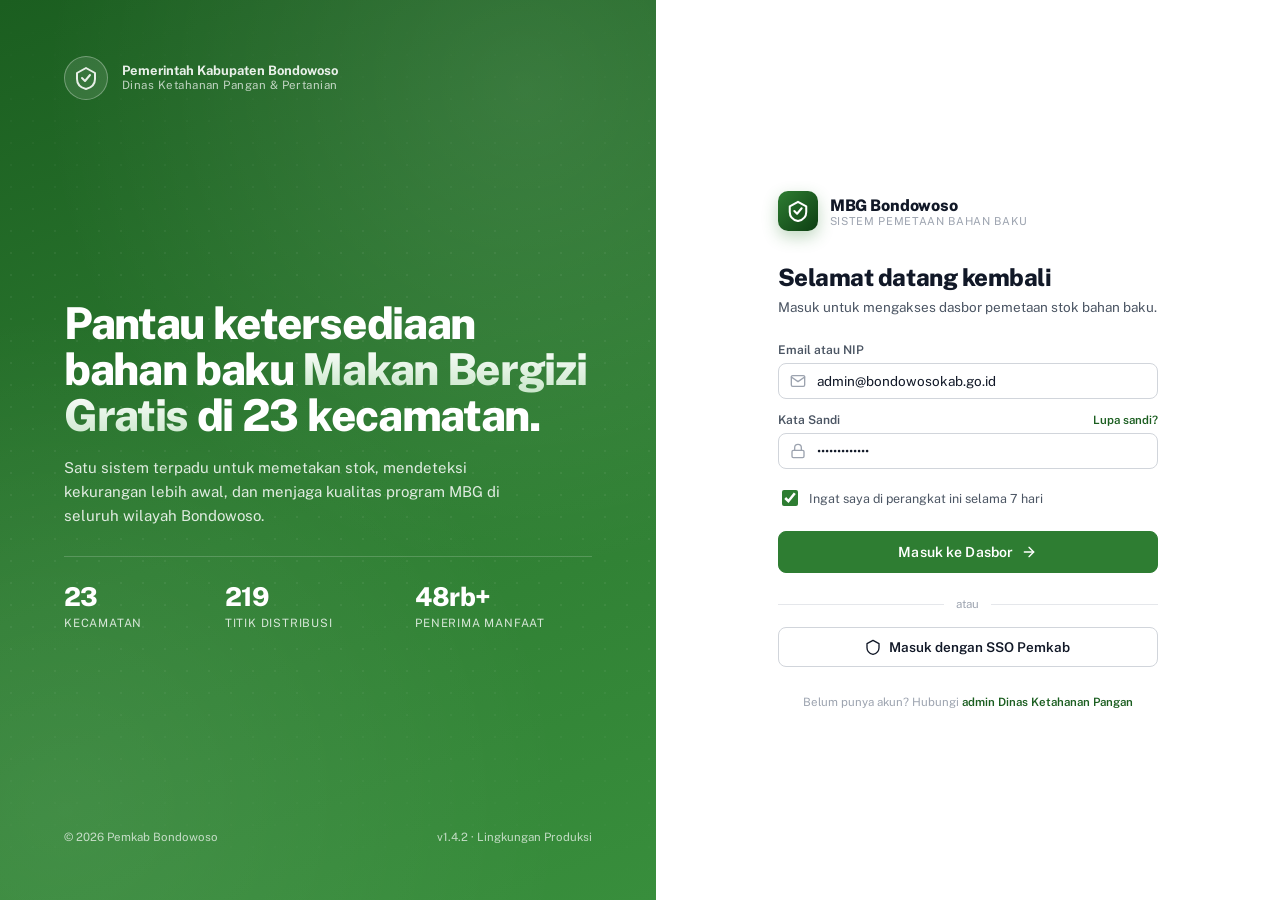
<file: index.html>
<!doctype html>
<html lang="id">
<head>
  <meta charset="utf-8" />
  <title>MBG Bondowoso</title>
  <meta http-equiv="refresh" content="0; url=login.html" />
</head>
<body>
  <a href="login.html">Buka Sistem Pemetaan MBG Bondowoso →</a>
</body>
</html>
</file>
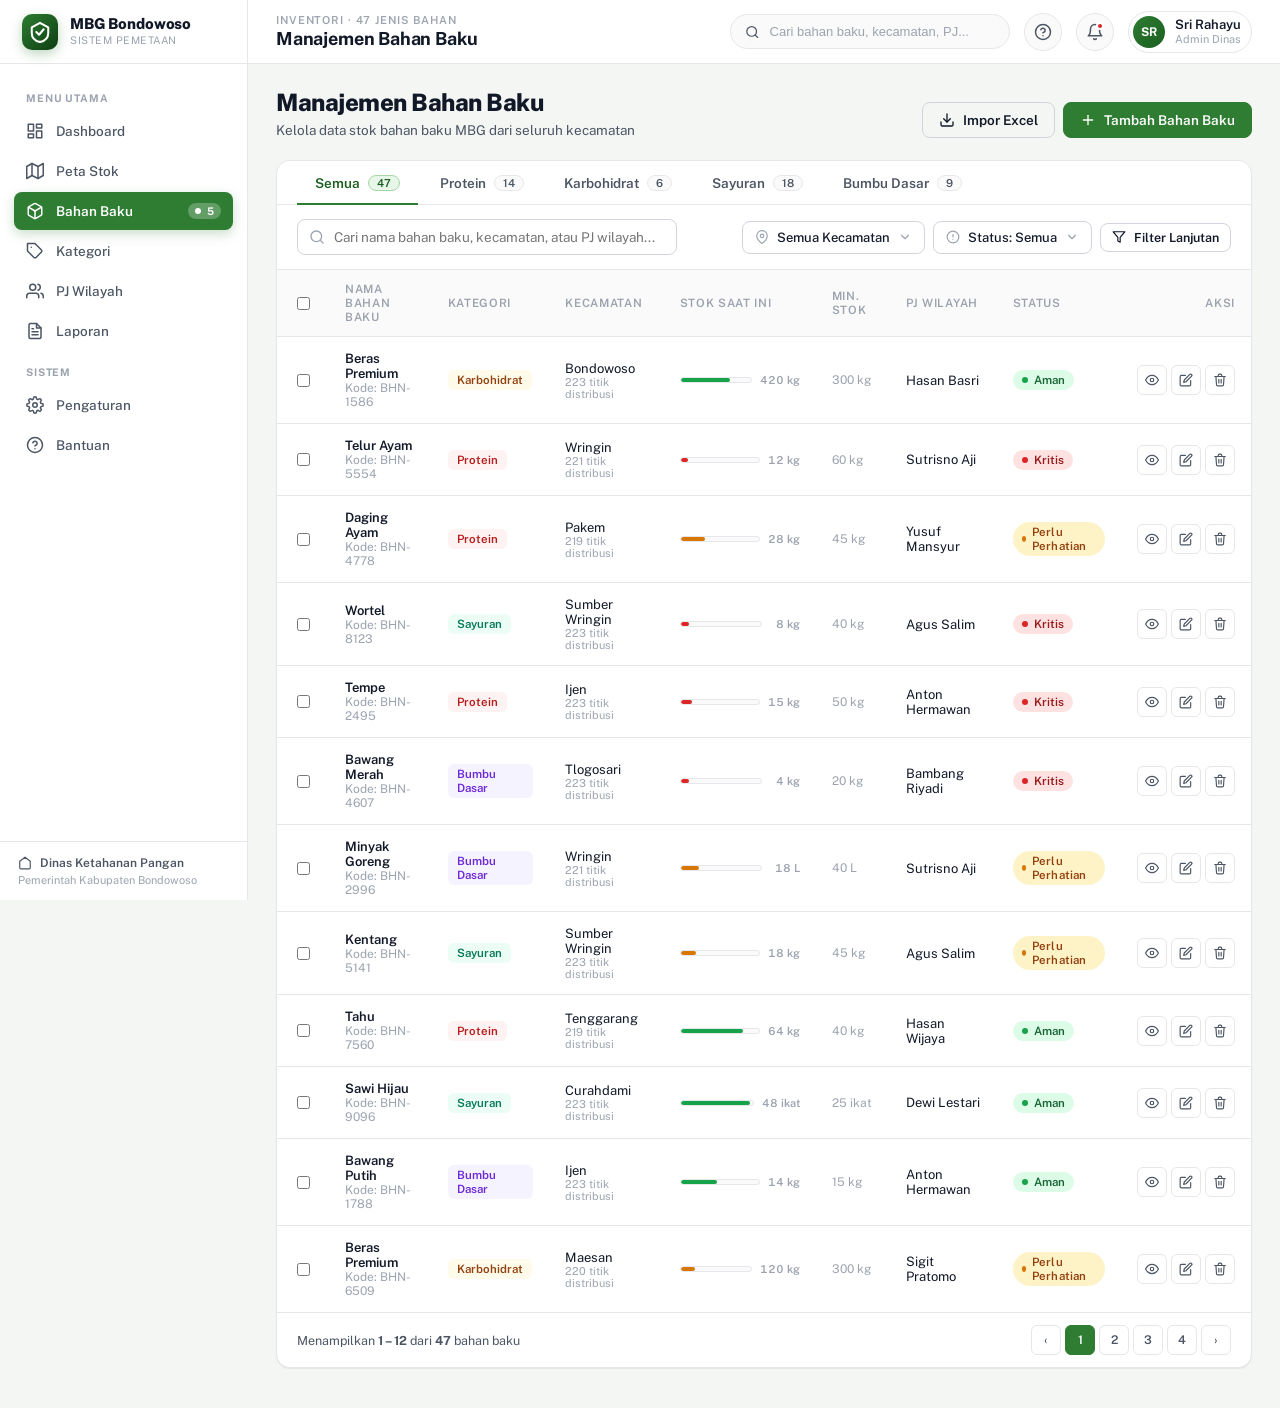
<file: bahan-baku.html>
<!doctype html>
<html lang="id">
<head>
  <meta charset="utf-8" />
  <title>Manajemen Bahan Baku — MBG Bondowoso</title>
  <meta name="viewport" content="width=device-width, initial-scale=1" />
  <link rel="preconnect" href="https://fonts.googleapis.com" />
  <link rel="preconnect" href="https://fonts.gstatic.com" crossorigin />
  <link href="https://fonts.googleapis.com/css2?family=Public+Sans:wght@400;500;600;700;800&display=swap" rel="stylesheet" />
  <link rel="stylesheet" href="assets/styles.css" />
  <style>
    /* Tabs */
    .tabs {
      display: flex;
      gap: 4px;
      border-bottom: 1px solid var(--border);
      padding: 0 20px;
      background: var(--surface);
      border-radius: var(--radius-lg) var(--radius-lg) 0 0;
    }
    .tab {
      border: 0;
      background: transparent;
      padding: 14px 18px 12px;
      font-size: 13.5px;
      font-weight: 600;
      color: var(--text-secondary);
      position: relative;
      border-bottom: 2px solid transparent;
      margin-bottom: -1px;
      display: inline-flex; align-items: center; gap: 8px;
    }
    .tab:hover { color: var(--text); }
    .tab.active {
      color: var(--primary-dark);
      border-bottom-color: var(--primary);
    }
    .tab .ct {
      background: var(--surface-2);
      border: 1px solid var(--border);
      border-radius: 999px;
      padding: 1px 8px;
      font-size: 11px;
      font-weight: 600;
      color: var(--text-secondary);
    }
    .tab.active .ct { background: var(--primary-50); border-color: var(--primary-200); color: var(--primary-dark); }

    /* Toolbar */
    .toolbar {
      background: var(--surface);
      border-bottom: 1px solid var(--border);
      padding: 14px 20px;
      display: flex; align-items: center; gap: 12px; flex-wrap: wrap;
    }
    .toolbar .search {
      position: relative;
      flex: 1;
      max-width: 380px;
    }
    .toolbar .search svg {
      position: absolute; left: 12px; top: 50%; transform: translateY(-50%);
      color: var(--text-muted);
    }
    .toolbar .right { margin-left: auto; display: flex; gap: 8px; align-items: center; }

    .selectish {
      display: inline-flex; align-items: center; gap: 8px;
      background: var(--surface);
      border: 1px solid var(--border-strong);
      border-radius: 8px;
      padding: 8px 12px;
      font-size: 13px;
      font-weight: 500;
      color: var(--text);
      cursor: pointer;
    }
    .selectish svg { color: var(--text-muted); }
    .selectish:hover { background: var(--surface-2); }

    /* Table tweaks */
    .cat-pill {
      display: inline-flex;
      padding: 3px 9px;
      border-radius: 6px;
      font-size: 11.5px;
      font-weight: 600;
    }
    .cat-protein     { background: #FEF2F2; color: #B91C1C; }
    .cat-karbohidrat { background: #FFFBEB; color: #92400E; }
    .cat-sayuran     { background: #ECFDF5; color: #047857; }
    .cat-bumbu       { background: #F5F3FF; color: #6D28D9; }

    .mini-bar {
      display: flex; align-items: center; gap: 8px;
      min-width: 120px;
    }
    .mini-bar .track {
      flex: 1;
      height: 6px;
      background: var(--surface-2);
      border: 1px solid var(--border);
      border-radius: 999px;
      overflow: hidden;
    }
    .mini-bar .fill { height: 100%; border-radius: 999px; }
    .mini-bar .pct { font-size: 11px; font-weight: 600; color: var(--text-muted); font-feature-settings: "tnum"; min-width: 30px; text-align: right; }

    .action-cell { display: flex; gap: 4px; justify-content: flex-end; }
    .action-cell button {
      width: 30px; height: 30px;
      border: 1px solid var(--border);
      background: var(--surface);
      border-radius: 6px;
      color: var(--text-secondary);
      display: inline-flex; align-items: center; justify-content: center;
      transition: all .15s;
    }
    .action-cell button:hover { background: var(--primary-50); border-color: var(--primary-200); color: var(--primary-dark); }
    .action-cell .danger:hover { background: #FEE2E2; border-color: #FCA5A5; color: var(--kritis); }

    /* Footer / pagination */
    .table-foot {
      display: flex; align-items: center; justify-content: space-between;
      padding: 12px 20px;
      border-top: 1px solid var(--border);
      font-size: 12.5px;
      color: var(--text-secondary);
    }
    .pages { display: flex; gap: 4px; }
    .pages button {
      min-width: 30px; height: 30px;
      border: 1px solid var(--border);
      background: var(--surface);
      border-radius: 6px;
      font-size: 12px;
      font-weight: 600;
      color: var(--text-secondary);
    }
    .pages button.active { background: var(--primary); color: #fff; border-color: var(--primary); }
    .pages button:hover:not(.active) { background: var(--surface-2); }

    /* ===== Modal ===== */
    .modal-overlay {
      position: fixed; inset: 0;
      background: rgba(15,23,42,.45);
      backdrop-filter: blur(4px);
      display: none;
      align-items: center; justify-content: center;
      z-index: 100;
      padding: 24px;
      animation: fadeIn .15s ease;
    }
    .modal-overlay.open { display: flex; }
    @keyframes fadeIn { from { opacity: 0; } to { opacity: 1; } }
    @keyframes slideUp { from { transform: translateY(12px); opacity: 0; } to { transform: translateY(0); opacity: 1; } }

    .modal {
      background: var(--surface);
      border-radius: var(--radius-xl);
      width: 100%;
      max-width: 640px;
      max-height: 90vh;
      box-shadow: var(--shadow-lg);
      animation: slideUp .2s ease;
      overflow: hidden;
      display: flex;
      flex-direction: column;
    }
    .modal-h {
      padding: 18px 24px;
      border-bottom: 1px solid var(--border);
      display: flex; align-items: center; justify-content: space-between;
    }
    .modal-h h3 { margin: 0; font-size: 17px; font-weight: 800; letter-spacing: -0.01em; }
    .modal-h .sub { font-size: 12.5px; color: var(--text-muted); margin-top: 2px; }
    .modal-h .close {
      width: 32px; height: 32px;
      border: 0; background: var(--surface-2); border-radius: 8px;
      color: var(--text-secondary);
    }
    .modal-body {
      padding: 22px 24px;
      overflow-y: auto;
      flex: 1;
    }
    .modal-grid {
      display: grid;
      grid-template-columns: 1fr 1fr;
      gap: 14px;
    }
    .modal-grid .full { grid-column: 1 / -1; }
    .modal .field label .req { color: var(--kritis); }
    .modal .helper { font-size: 11px; color: var(--text-muted); margin-top: 2px; }
    .modal-foot {
      padding: 14px 24px;
      border-top: 1px solid var(--border);
      background: var(--surface-2);
      display: flex; justify-content: space-between; align-items: center;
    }
    .modal-foot .meta { font-size: 11.5px; color: var(--text-muted); }

    /* Header right summary chips */
    .header-chips {
      display: flex; gap: 8px; align-items: center;
      font-size: 12px;
      color: var(--text-secondary);
    }
    .header-chips .chip { cursor: default; }
  </style>
</head>
<body>

  <main class="app">
    <div class="main">

      <div class="page-header">
        <div>
          <h1>Manajemen Bahan Baku</h1>
          <p>Kelola data stok bahan baku MBG dari seluruh kecamatan</p>
        </div>
        <div class="actions">
          <button class="btn btn-outline">
            <svg width="16" height="16" viewBox="0 0 24 24" fill="none" stroke="currentColor" stroke-width="2" stroke-linecap="round" stroke-linejoin="round"><path d="M21 15v4a2 2 0 0 1-2 2H5a2 2 0 0 1-2-2v-4"/><polyline points="7 10 12 15 17 10"/><line x1="12" y1="15" x2="12" y2="3"/></svg>
            Impor Excel
          </button>
          <button class="btn btn-primary" id="openModal">
            <svg width="16" height="16" viewBox="0 0 24 24" fill="none" stroke="currentColor" stroke-width="2" stroke-linecap="round" stroke-linejoin="round"><line x1="12" y1="5" x2="12" y2="19"/><line x1="5" y1="12" x2="19" y2="12"/></svg>
            Tambah Bahan Baku
          </button>
        </div>
      </div>

      <div class="card" style="padding: 0;">
        <!-- Category tabs -->
        <div class="tabs" id="tabs">
          <button class="tab active" data-cat="all">Semua <span class="ct">47</span></button>
          <button class="tab" data-cat="Protein">Protein <span class="ct">14</span></button>
          <button class="tab" data-cat="Karbohidrat">Karbohidrat <span class="ct">6</span></button>
          <button class="tab" data-cat="Sayuran">Sayuran <span class="ct">18</span></button>
          <button class="tab" data-cat="Bumbu">Bumbu Dasar <span class="ct">9</span></button>
        </div>

        <!-- Toolbar -->
        <div class="toolbar">
          <div class="search">
            <svg width="16" height="16" viewBox="0 0 24 24" fill="none" stroke="currentColor" stroke-width="2" stroke-linecap="round" stroke-linejoin="round"><circle cx="11" cy="11" r="8"/><line x1="21" y1="21" x2="16.65" y2="16.65"/></svg>
            <input class="input with-icon" placeholder="Cari nama bahan baku, kecamatan, atau PJ wilayah..." />
          </div>
          <div class="right">
            <button class="selectish">
              <svg width="14" height="14" viewBox="0 0 24 24" fill="none" stroke="currentColor" stroke-width="2" stroke-linecap="round" stroke-linejoin="round"><path d="M21 10c0 7-9 13-9 13s-9-6-9-13a9 9 0 0 1 18 0z"/><circle cx="12" cy="10" r="3"/></svg>
              Semua Kecamatan
              <svg width="14" height="14" viewBox="0 0 24 24" fill="none" stroke="currentColor" stroke-width="2" stroke-linecap="round" stroke-linejoin="round"><polyline points="6 9 12 15 18 9"/></svg>
            </button>
            <button class="selectish">
              <svg width="14" height="14" viewBox="0 0 24 24" fill="none" stroke="currentColor" stroke-width="2" stroke-linecap="round" stroke-linejoin="round"><circle cx="12" cy="12" r="10"/><line x1="12" y1="8" x2="12" y2="12"/><line x1="12" y1="16" x2="12.01" y2="16"/></svg>
              Status: Semua
              <svg width="14" height="14" viewBox="0 0 24 24" fill="none" stroke="currentColor" stroke-width="2" stroke-linecap="round" stroke-linejoin="round"><polyline points="6 9 12 15 18 9"/></svg>
            </button>
            <button class="btn btn-outline btn-sm">
              <svg width="14" height="14" viewBox="0 0 24 24" fill="none" stroke="currentColor" stroke-width="2" stroke-linecap="round" stroke-linejoin="round"><polygon points="22 3 2 3 10 12.46 10 19 14 21 14 12.46 22 3"/></svg>
              Filter Lanjutan
            </button>
          </div>
        </div>

        <!-- Table -->
        <div class="scroll-x">
          <table class="data">
            <thead>
              <tr>
                <th style="width: 28px;"><input type="checkbox" style="accent-color: var(--primary);" /></th>
                <th>Nama Bahan Baku</th>
                <th>Kategori</th>
                <th>Kecamatan</th>
                <th>Stok Saat Ini</th>
                <th>Min. Stok</th>
                <th>PJ Wilayah</th>
                <th>Status</th>
                <th style="text-align: right;">Aksi</th>
              </tr>
            </thead>
            <tbody id="rows"></tbody>
          </table>
        </div>

        <div class="table-foot">
          <span>Menampilkan <b>1 – 12</b> dari <b>47</b> bahan baku</span>
          <div class="pages">
            <button>‹</button>
            <button class="active">1</button>
            <button>2</button>
            <button>3</button>
            <button>4</button>
            <button>›</button>
          </div>
        </div>
      </div>
    </div>
  </main>

  <!-- ===== Modal: Tambah Bahan Baku ===== -->
  <div class="modal-overlay" id="modal">
    <div class="modal">
      <div class="modal-h">
        <div>
          <h3>Tambah Bahan Baku Baru</h3>
          <div class="sub">Isi data stok dan penanggung jawab wilayah</div>
        </div>
        <button class="close" id="closeModal">
          <svg width="16" height="16" viewBox="0 0 24 24" fill="none" stroke="currentColor" stroke-width="2" stroke-linecap="round" stroke-linejoin="round"><line x1="18" y1="6" x2="6" y2="18"/><line x1="6" y1="6" x2="18" y2="18"/></svg>
        </button>
      </div>

      <div class="modal-body">
        <div class="modal-grid">
          <div class="field full">
            <label>Nama Bahan Baku <span class="req">*</span></label>
            <input class="input" placeholder="Contoh: Ikan Lele Segar" />
          </div>

          <div class="field">
            <label>Kategori <span class="req">*</span></label>
            <select class="input">
              <option>Pilih kategori...</option>
              <option>Protein</option>
              <option>Karbohidrat</option>
              <option>Sayuran</option>
              <option>Bumbu Dasar</option>
            </select>
          </div>

          <div class="field">
            <label>Kecamatan <span class="req">*</span></label>
            <select class="input">
              <option>Pilih kecamatan...</option>
              <option>Bondowoso</option>
              <option>Tenggarang</option>
              <option>Tegalampel</option>
              <option>Wonosari</option>
              <option>Curahdami</option>
              <option>Maesan</option>
              <option>Grujugan</option>
              <option>Wringin</option>
              <option>Sumber Wringin</option>
              <option>Ijen</option>
              <option>... (23 kecamatan)</option>
            </select>
          </div>

          <div class="field">
            <label>Jumlah Stok <span class="req">*</span></label>
            <input class="input" type="number" placeholder="0" />
          </div>

          <div class="field">
            <label>Satuan <span class="req">*</span></label>
            <select class="input">
              <option>kg</option>
              <option>liter</option>
              <option>butir</option>
              <option>ikat</option>
              <option>pack</option>
            </select>
          </div>

          <div class="field full">
            <label>Minimum Stok (ambang batas) <span class="req">*</span></label>
            <input class="input" type="number" placeholder="0" />
            <div class="helper">Sistem akan menandai sebagai "Kritis" jika stok &lt; 40% dari minimum.</div>
          </div>

          <hr class="divider full" />

          <div class="field">
            <label>Nama PJ Wilayah <span class="req">*</span></label>
            <input class="input" placeholder="Contoh: Bambang Sutrisno" />
          </div>

          <div class="field">
            <label>Kontak PJ Wilayah <span class="req">*</span></label>
            <input class="input" placeholder="081234567890" />
          </div>

          <div class="field full">
            <label>Catatan (opsional)</label>
            <textarea class="input" rows="2" placeholder="Misal: pengiriman tiap Senin pagi"></textarea>
          </div>
        </div>
      </div>

      <div class="modal-foot">
        <span class="meta">Field bertanda <span style="color: var(--kritis);">*</span> wajib diisi</span>
        <div style="display: flex; gap: 8px;">
          <button class="btn" id="cancelModal">Batal</button>
          <button class="btn btn-primary">
            <svg width="14" height="14" viewBox="0 0 24 24" fill="none" stroke="currentColor" stroke-width="2.4" stroke-linecap="round" stroke-linejoin="round"><polyline points="20 6 9 17 4 12"/></svg>
            Simpan Bahan Baku
          </button>
        </div>
      </div>
    </div>
  </div>

  <script src="assets/shell.js"></script>
  <script>
    renderShell({ active: 'bahan', page: 'Manajemen Bahan Baku', crumb: 'Inventori · 47 Jenis Bahan' });

    const CATEGORIES = {
      Protein: 'cat-protein',
      Karbohidrat: 'cat-karbohidrat',
      Sayuran: 'cat-sayuran',
      Bumbu: 'cat-bumbu',
    };
    const CAT_LABEL = { Protein: 'Protein', Karbohidrat: 'Karbohidrat', Sayuran: 'Sayuran', Bumbu: 'Bumbu Dasar' };

    const DATA = [
      { name: 'Beras Premium',  cat: 'Karbohidrat', kec: 'Bondowoso',      qty: 420, unit: 'kg', min: 300, pj: 'Hasan Basri',     pct: 140 },
      { name: 'Telur Ayam',     cat: 'Protein',     kec: 'Wringin',        qty: 12,  unit: 'kg', min: 60,  pj: 'Sutrisno Aji',    pct: 20 },
      { name: 'Daging Ayam',    cat: 'Protein',     kec: 'Pakem',          qty: 28,  unit: 'kg', min: 45,  pj: 'Yusuf Mansyur',   pct: 62 },
      { name: 'Wortel',         cat: 'Sayuran',     kec: 'Sumber Wringin', qty: 8,   unit: 'kg', min: 40,  pj: 'Agus Salim',      pct: 20 },
      { name: 'Tempe',          cat: 'Protein',     kec: 'Ijen',           qty: 15,  unit: 'kg', min: 50,  pj: 'Anton Hermawan',  pct: 30 },
      { name: 'Bawang Merah',   cat: 'Bumbu',       kec: 'Tlogosari',      qty: 4,   unit: 'kg', min: 20,  pj: 'Bambang Riyadi',  pct: 20 },
      { name: 'Minyak Goreng',  cat: 'Bumbu',       kec: 'Wringin',        qty: 18,  unit: 'L',  min: 40,  pj: 'Sutrisno Aji',    pct: 45 },
      { name: 'Kentang',        cat: 'Sayuran',     kec: 'Sumber Wringin', qty: 18,  unit: 'kg', min: 45,  pj: 'Agus Salim',      pct: 40 },
      { name: 'Tahu',           cat: 'Protein',     kec: 'Tenggarang',     qty: 64,  unit: 'kg', min: 40,  pj: 'Hasan Wijaya',    pct: 160 },
      { name: 'Sawi Hijau',     cat: 'Sayuran',     kec: 'Curahdami',      qty: 48,  unit: 'ikat', min: 25, pj: 'Dewi Lestari',  pct: 192 },
      { name: 'Bawang Putih',   cat: 'Bumbu',       kec: 'Ijen',           qty: 14,  unit: 'kg', min: 15,  pj: 'Anton Hermawan',  pct: 93 },
      { name: 'Beras Premium',  cat: 'Karbohidrat', kec: 'Maesan',         qty: 120, unit: 'kg', min: 300, pj: 'Sigit Pratomo',   pct: 40 },
    ];

    const status = (pct) => pct < 40 ? 'kritis' : pct < 80 ? 'perhatian' : 'aman';
    const statusLabel = (s) => s === 'aman' ? 'Aman' : s === 'perhatian' ? 'Perlu Perhatian' : 'Kritis';
    const statusColor = (s) => s === 'aman' ? 'var(--aman)' : s === 'perhatian' ? 'var(--perhatian)' : 'var(--kritis)';

    function render(filter = 'all') {
      const filtered = filter === 'all' ? DATA : DATA.filter(d => d.cat === filter);
      document.getElementById('rows').innerHTML = filtered.map(d => {
        const s = status(d.pct);
        const fillPct = Math.min(d.pct, 200) / 2; // cap visual at 200%
        return `
          <tr>
            <td><input type="checkbox" style="accent-color: var(--primary);" /></td>
            <td>
              <div class="strong">${d.name}</div>
              <div class="muted">Kode: BHN-${(1000 + Math.floor(Math.random()*8999)).toString().slice(0,4)}</div>
            </td>
            <td><span class="cat-pill ${CATEGORIES[d.cat]}">${CAT_LABEL[d.cat]}</span></td>
            <td>
              <div>${d.kec}</div>
              <div class="muted" style="font-size: 11px;">${219 + (d.kec.length % 5)} titik distribusi</div>
            </td>
            <td>
              <div class="mini-bar">
                <div class="track"><div class="fill" style="width: ${fillPct}%; background: ${statusColor(s)};"></div></div>
                <span class="pct">${d.qty} ${d.unit}</span>
              </div>
            </td>
            <td class="muted">${d.min} ${d.unit}</td>
            <td>${d.pj}</td>
            <td><span class="badge ${s}">${statusLabel(s)}</span></td>
            <td>
              <div class="action-cell">
                <button title="Lihat">
                  <svg width="14" height="14" viewBox="0 0 24 24" fill="none" stroke="currentColor" stroke-width="2" stroke-linecap="round" stroke-linejoin="round"><path d="M1 12s4-8 11-8 11 8 11 8-4 8-11 8-11-8-11-8z"/><circle cx="12" cy="12" r="3"/></svg>
                </button>
                <button title="Edit">
                  <svg width="14" height="14" viewBox="0 0 24 24" fill="none" stroke="currentColor" stroke-width="2" stroke-linecap="round" stroke-linejoin="round"><path d="M11 4H4a2 2 0 0 0-2 2v14a2 2 0 0 0 2 2h14a2 2 0 0 0 2-2v-7"/><path d="M18.5 2.5a2.121 2.121 0 0 1 3 3L12 15l-4 1 1-4 9.5-9.5z"/></svg>
                </button>
                <button title="Hapus" class="danger">
                  <svg width="14" height="14" viewBox="0 0 24 24" fill="none" stroke="currentColor" stroke-width="2" stroke-linecap="round" stroke-linejoin="round"><polyline points="3 6 5 6 21 6"/><path d="M19 6l-1 14a2 2 0 0 1-2 2H8a2 2 0 0 1-2-2L5 6"/><path d="M10 11v6M14 11v6"/><path d="M9 6V4a2 2 0 0 1 2-2h2a2 2 0 0 1 2 2v2"/></svg>
                </button>
              </div>
            </td>
          </tr>
        `;
      }).join('');
    }
    render();

    document.querySelectorAll('#tabs .tab').forEach(t => {
      t.addEventListener('click', () => {
        document.querySelectorAll('#tabs .tab').forEach(x => x.classList.remove('active'));
        t.classList.add('active');
        render(t.dataset.cat);
      });
    });

    // Modal
    const modal = document.getElementById('modal');
    document.getElementById('openModal').addEventListener('click', () => modal.classList.add('open'));
    document.getElementById('closeModal').addEventListener('click', () => modal.classList.remove('open'));
    document.getElementById('cancelModal').addEventListener('click', () => modal.classList.remove('open'));
    modal.addEventListener('click', (e) => { if (e.target === modal) modal.classList.remove('open'); });
  </script>
</body>
</html>
</file>
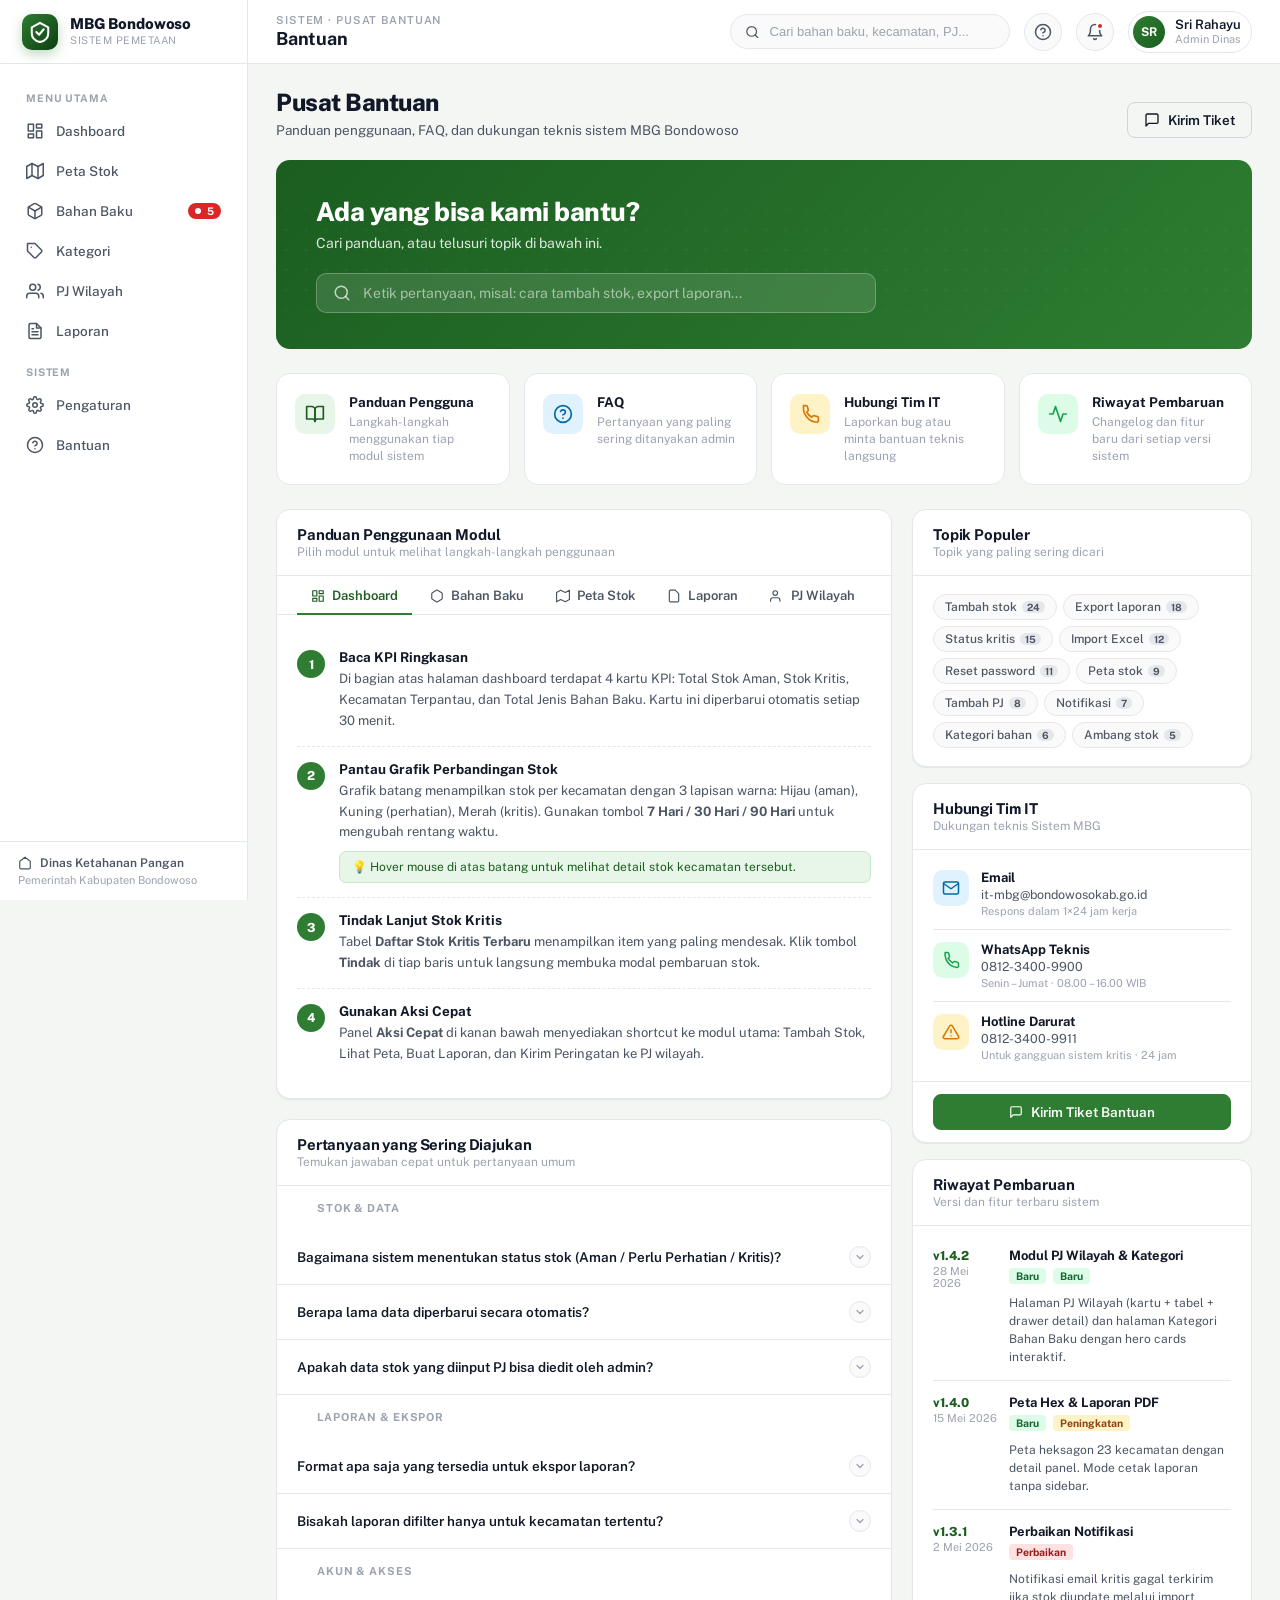
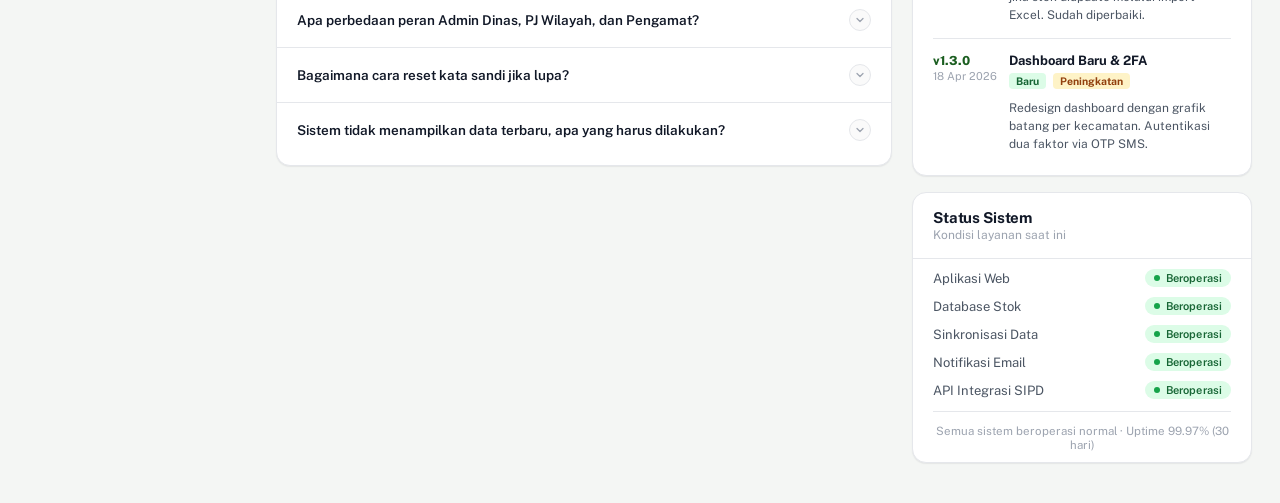
<file: bantuan.html>
<!doctype html>
<html lang="id">
<head>
  <meta charset="utf-8" />
  <title>Bantuan — MBG Bondowoso</title>
  <meta name="viewport" content="width=device-width, initial-scale=1" />
  <link rel="preconnect" href="https://fonts.googleapis.com" />
  <link rel="preconnect" href="https://fonts.gstatic.com" crossorigin />
  <link href="https://fonts.googleapis.com/css2?family=Public+Sans:wght@400;500;600;700;800&display=swap" rel="stylesheet" />
  <link rel="stylesheet" href="assets/styles.css" />
  <style>
    /* Search hero */
    .help-hero {
      background: linear-gradient(135deg, var(--primary-dark) 0%, var(--primary) 100%);
      border-radius: var(--radius-lg);
      padding: 36px 40px;
      color: #fff;
      margin-bottom: 24px;
      position: relative;
      overflow: hidden;
    }
    .help-hero::after {
      content: "";
      position: absolute; inset: 0;
      background-image: radial-gradient(rgba(255,255,255,.05) 1px, transparent 1px);
      background-size: 20px 20px;
      mask-image: linear-gradient(180deg, transparent, #000 40%, #000 70%, transparent);
    }
    .help-hero > * { position: relative; z-index: 1; }
    .help-hero h2 {
      font-size: 26px; font-weight: 800;
      letter-spacing: -0.02em; margin: 0 0 8px;
    }
    .help-hero p { opacity: .85; font-size: 14px; margin: 0 0 22px; }
    .help-search {
      display: flex; align-items: center; gap: 10px;
      background: rgba(255,255,255,.12);
      backdrop-filter: blur(10px);
      border: 1px solid rgba(255,255,255,.25);
      border-radius: 10px;
      padding: 10px 16px;
      max-width: 560px;
    }
    .help-search svg { color: rgba(255,255,255,.7); flex-shrink: 0; }
    .help-search input {
      border: 0; background: transparent;
      font-size: 14px; font-family: inherit;
      color: #fff; width: 100%; outline: 0;
    }
    .help-search input::placeholder { color: rgba(255,255,255,.55); }

    /* Quick links */
    .quick-links {
      display: grid;
      grid-template-columns: repeat(4, 1fr);
      gap: 14px;
      margin-bottom: 24px;
    }
    .ql {
      background: var(--surface);
      border: 1px solid var(--border);
      border-radius: var(--radius-lg);
      padding: 20px 18px;
      display: flex; align-items: flex-start; gap: 14px;
      cursor: pointer;
      transition: all .15s;
      text-decoration: none;
    }
    .ql:hover { box-shadow: var(--shadow-md); border-color: var(--primary-200); transform: translateY(-1px); }
    .ql .ic {
      width: 40px; height: 40px;
      border-radius: 10px;
      display: inline-flex; align-items: center; justify-content: center;
      flex-shrink: 0;
    }
    .ql .ttl { font-size: 13.5px; font-weight: 700; margin-bottom: 4px; }
    .ql .sub { font-size: 12px; color: var(--text-muted); line-height: 1.4; }

    /* Main layout */
    .help-layout {
      display: grid;
      grid-template-columns: 1fr 340px;
      gap: 20px;
      align-items: start;
    }

    /* FAQ accordion */
    .faq-section { margin-bottom: 20px; }
    .faq-cat {
      font-size: 11px; font-weight: 700; color: var(--text-muted);
      text-transform: uppercase; letter-spacing: 0.08em;
      margin-bottom: 12px; padding: 0 20px;
    }
    .faq-item {
      border-bottom: 1px solid var(--border);
    }
    .faq-item:last-child { border: 0; }
    .faq-q {
      display: flex; align-items: center; justify-content: space-between;
      padding: 16px 20px;
      cursor: pointer;
      font-size: 13.5px;
      font-weight: 600;
      transition: background .1s;
      gap: 12px;
    }
    .faq-q:hover { background: var(--surface-2); }
    .faq-q .arr {
      width: 22px; height: 22px;
      border-radius: 50%;
      background: var(--surface-2);
      border: 1px solid var(--border);
      display: inline-flex; align-items: center; justify-content: center;
      flex-shrink: 0;
      color: var(--text-muted);
      transition: transform .2s, background .15s;
    }
    .faq-item.open .faq-q .arr {
      transform: rotate(180deg);
      background: var(--primary);
      border-color: var(--primary);
      color: #fff;
    }
    .faq-item.open .faq-q { color: var(--primary-dark); }
    .faq-a {
      display: none;
      padding: 0 20px 18px;
      font-size: 13px;
      line-height: 1.7;
      color: var(--text-secondary);
    }
    .faq-item.open .faq-a { display: block; }
    .faq-a ul { margin: 8px 0; padding-left: 18px; }
    .faq-a li { margin-bottom: 4px; }
    .faq-a code {
      background: var(--surface-2);
      border: 1px solid var(--border);
      border-radius: 4px;
      padding: 1px 6px;
      font-size: 12px;
    }

    /* Guide steps */
    .guide-section { margin-bottom: 20px; }
    .guide-tabs {
      display: flex; gap: 4px;
      border-bottom: 1px solid var(--border);
      padding: 0 20px;
    }
    .guide-tab {
      border: 0; background: transparent;
      padding: 12px 14px 10px;
      font-size: 13px; font-weight: 600;
      color: var(--text-secondary);
      border-bottom: 2px solid transparent;
      margin-bottom: -1px;
      cursor: pointer;
      display: flex; align-items: center; gap: 7px;
    }
    .guide-tab:hover { color: var(--text); }
    .guide-tab.active { color: var(--primary-dark); border-bottom-color: var(--primary); }
    .guide-content { padding: 20px; display: none; }
    .guide-content.active { display: block; }

    .step-list { list-style: none; padding: 0; margin: 0; }
    .step-item {
      display: grid;
      grid-template-columns: 28px 1fr;
      gap: 14px;
      padding: 14px 0;
      border-bottom: 1px dashed var(--border);
    }
    .step-item:last-child { border: 0; }
    .step-num {
      width: 28px; height: 28px;
      border-radius: 50%;
      background: var(--primary);
      color: #fff;
      font-weight: 800; font-size: 12.5px;
      display: inline-flex; align-items: center; justify-content: center;
      flex-shrink: 0;
      margin-top: 1px;
    }
    .step-ttl { font-size: 13.5px; font-weight: 700; margin-bottom: 4px; }
    .step-body { font-size: 13px; color: var(--text-secondary); line-height: 1.6; }
    .step-tip {
      background: var(--primary-50);
      border: 1px solid var(--primary-100);
      border-radius: 7px;
      padding: 8px 12px;
      font-size: 12px;
      color: var(--primary-dark);
      margin-top: 8px;
    }

    /* Right: sidebar cards */
    .help-sidebar { display: flex; flex-direction: column; gap: 16px; }

    /* Contact card */
    .contact-item {
      display: grid;
      grid-template-columns: 36px 1fr;
      gap: 12px;
      padding: 12px 0;
      border-bottom: 1px solid var(--border);
      align-items: start;
    }
    .contact-item:last-child { border: 0; }
    .contact-ic {
      width: 36px; height: 36px;
      border-radius: 10px;
      display: inline-flex; align-items: center; justify-content: center;
    }
    .contact-item .nm { font-size: 13px; font-weight: 700; }
    .contact-item .val { font-size: 12.5px; color: var(--text-secondary); margin-top: 2px; }
    .contact-item .note { font-size: 11px; color: var(--text-muted); margin-top: 3px; }

    /* Changelog */
    .cl-item {
      display: grid;
      grid-template-columns: 64px 1fr;
      gap: 12px;
      padding: 14px 0;
      border-bottom: 1px solid var(--border);
    }
    .cl-item:last-child { border: 0; }
    .cl-ver {
      font-size: 12.5px; font-weight: 800;
      color: var(--primary-dark);
    }
    .cl-date { font-size: 11px; color: var(--text-muted); margin-top: 2px; }
    .cl-title { font-size: 13px; font-weight: 700; margin-bottom: 4px; }
    .cl-notes { font-size: 12px; color: var(--text-secondary); line-height: 1.5; }
    .cl-tag {
      display: inline-block;
      padding: 2px 7px;
      border-radius: 4px;
      font-size: 10.5px; font-weight: 700;
      margin-right: 4px; margin-bottom: 4px;
    }
    .cl-tag.new     { background: var(--aman-bg); color: #166534; }
    .cl-tag.fix     { background: var(--kritis-bg); color: #991B1B; }
    .cl-tag.improve { background: var(--perhatian-bg); color: #92400E; }

    /* Popular topics chips */
    .topic-chips { display: flex; flex-wrap: wrap; gap: 6px; }
    .topic-chip {
      display: inline-flex; align-items: center; gap: 5px;
      background: var(--surface-2);
      border: 1px solid var(--border);
      border-radius: 999px;
      padding: 5px 11px;
      font-size: 12px;
      font-weight: 500;
      color: var(--text-secondary);
      cursor: pointer;
      transition: all .15s;
    }
    .topic-chip:hover { background: var(--primary-50); border-color: var(--primary-200); color: var(--primary-dark); }
    .topic-chip .ct {
      background: var(--border);
      border-radius: 999px;
      padding: 0 5px;
      font-size: 10px; font-weight: 700;
    }
  </style>
</head>
<body>

  <main class="app">
    <div class="main">

      <div class="page-header">
        <div>
          <h1>Pusat Bantuan</h1>
          <p>Panduan penggunaan, FAQ, dan dukungan teknis sistem MBG Bondowoso</p>
        </div>
        <div class="actions">
          <button class="btn btn-outline">
            <svg width="16" height="16" viewBox="0 0 24 24" fill="none" stroke="currentColor" stroke-width="2" stroke-linecap="round" stroke-linejoin="round"><path d="M21 15a2 2 0 0 1-2 2H7l-4 4V5a2 2 0 0 1 2-2h14a2 2 0 0 1 2 2z"/></svg>
            Kirim Tiket
          </button>
        </div>
      </div>

      <!-- Search hero -->
      <div class="help-hero">
        <h2>Ada yang bisa kami bantu?</h2>
        <p>Cari panduan, atau telusuri topik di bawah ini.</p>
        <div class="help-search">
          <svg width="18" height="18" viewBox="0 0 24 24" fill="none" stroke="currentColor" stroke-width="2" stroke-linecap="round" stroke-linejoin="round"><circle cx="11" cy="11" r="8"/><line x1="21" y1="21" x2="16.65" y2="16.65"/></svg>
          <input placeholder="Ketik pertanyaan, misal: cara tambah stok, export laporan..." />
        </div>
      </div>

      <!-- Quick links -->
      <div class="quick-links">
        <a class="ql" href="#panduan">
          <div class="ic" style="background: var(--primary-50); color: var(--primary-dark);">
            <svg width="20" height="20" viewBox="0 0 24 24" fill="none" stroke="currentColor" stroke-width="2" stroke-linecap="round" stroke-linejoin="round"><path d="M2 3h6a4 4 0 0 1 4 4v14a3 3 0 0 0-3-3H2z"/><path d="M22 3h-6a4 4 0 0 0-4 4v14a3 3 0 0 1 3-3h7z"/></svg>
          </div>
          <div>
            <div class="ttl">Panduan Pengguna</div>
            <div class="sub">Langkah-langkah menggunakan tiap modul sistem</div>
          </div>
        </a>
        <a class="ql" href="#faq">
          <div class="ic" style="background: var(--info-bg); color: var(--info);">
            <svg width="20" height="20" viewBox="0 0 24 24" fill="none" stroke="currentColor" stroke-width="2" stroke-linecap="round" stroke-linejoin="round"><circle cx="12" cy="12" r="10"/><path d="M9.09 9a3 3 0 0 1 5.83 1c0 2-3 3-3 3"/><line x1="12" y1="17" x2="12.01" y2="17"/></svg>
          </div>
          <div>
            <div class="ttl">FAQ</div>
            <div class="sub">Pertanyaan yang paling sering ditanyakan admin</div>
          </div>
        </a>
        <a class="ql" href="#kontak">
          <div class="ic" style="background: var(--perhatian-bg); color: var(--perhatian);">
            <svg width="20" height="20" viewBox="0 0 24 24" fill="none" stroke="currentColor" stroke-width="2" stroke-linecap="round" stroke-linejoin="round"><path d="M22 16.92v3a2 2 0 0 1-2.18 2 19.79 19.79 0 0 1-8.63-3.07A19.5 19.5 0 0 1 4.11 2h3a2 2 0 0 1 2 1.72c.127.96.361 1.903.7 2.81a2 2 0 0 1-.45 2.11L8.09 9.91a16 16 0 0 0 6 6l1.27-1.27a2 2 0 0 1 2.11-.45c.907.339 1.85.573 2.81.7A2 2 0 0 1 22 16.92z"/></svg>
          </div>
          <div>
            <div class="ttl">Hubungi Tim IT</div>
            <div class="sub">Laporkan bug atau minta bantuan teknis langsung</div>
          </div>
        </a>
        <a class="ql" href="#changelog">
          <div class="ic" style="background: var(--aman-bg); color: var(--aman);">
            <svg width="20" height="20" viewBox="0 0 24 24" fill="none" stroke="currentColor" stroke-width="2" stroke-linecap="round" stroke-linejoin="round"><polyline points="22 12 18 12 15 21 9 3 6 12 2 12"/></svg>
          </div>
          <div>
            <div class="ttl">Riwayat Pembaruan</div>
            <div class="sub">Changelog dan fitur baru dari setiap versi sistem</div>
          </div>
        </a>
      </div>

      <!-- Two-column layout -->
      <div class="help-layout">

        <!-- Left: Guide + FAQ -->
        <div>

          <!-- Panduan per modul -->
          <div class="card guide-section" id="panduan" style="padding: 0; margin-bottom: 20px;">
            <div class="card-h">
              <div>
                <h3>Panduan Penggunaan Modul</h3>
                <div class="sub">Pilih modul untuk melihat langkah-langkah penggunaan</div>
              </div>
            </div>
            <div class="guide-tabs" id="guideTabs">
              <button class="guide-tab active" data-tab="dashboard">
                <svg width="14" height="14" viewBox="0 0 24 24" fill="none" stroke="currentColor" stroke-width="2" stroke-linecap="round" stroke-linejoin="round"><rect x="3" y="3" width="7" height="9"/><rect x="14" y="3" width="7" height="5"/><rect x="14" y="12" width="7" height="9"/><rect x="3" y="16" width="7" height="5"/></svg>
                Dashboard
              </button>
              <button class="guide-tab" data-tab="bahan">
                <svg width="14" height="14" viewBox="0 0 24 24" fill="none" stroke="currentColor" stroke-width="2" stroke-linecap="round" stroke-linejoin="round"><path d="M21 16V8a2 2 0 0 0-1-1.73l-7-4a2 2 0 0 0-2 0l-7 4A2 2 0 0 0 3 8v8a2 2 0 0 0 1 1.73l7 4a2 2 0 0 0 2 0l7-4A2 2 0 0 0 21 16z"/></svg>
                Bahan Baku
              </button>
              <button class="guide-tab" data-tab="peta">
                <svg width="14" height="14" viewBox="0 0 24 24" fill="none" stroke="currentColor" stroke-width="2" stroke-linecap="round" stroke-linejoin="round"><polygon points="1 6 1 22 8 18 16 22 23 18 23 2 16 6 8 2 1 6"/></svg>
                Peta Stok
              </button>
              <button class="guide-tab" data-tab="laporan">
                <svg width="14" height="14" viewBox="0 0 24 24" fill="none" stroke="currentColor" stroke-width="2" stroke-linecap="round" stroke-linejoin="round"><path d="M14 2H6a2 2 0 0 0-2 2v16a2 2 0 0 0 2 2h12a2 2 0 0 0 2-2V8z"/></svg>
                Laporan
              </button>
              <button class="guide-tab" data-tab="pj">
                <svg width="14" height="14" viewBox="0 0 24 24" fill="none" stroke="currentColor" stroke-width="2" stroke-linecap="round" stroke-linejoin="round"><path d="M17 21v-2a4 4 0 0 0-4-4H5a4 4 0 0 0-4 4v2"/><circle cx="9" cy="7" r="4"/></svg>
                PJ Wilayah
              </button>
            </div>

            <div class="guide-content active" id="tab-dashboard">
              <ul class="step-list">
                <li class="step-item">
                  <div class="step-num">1</div>
                  <div>
                    <div class="step-ttl">Baca KPI Ringkasan</div>
                    <div class="step-body">Di bagian atas halaman dashboard terdapat 4 kartu KPI: Total Stok Aman, Stok Kritis, Kecamatan Terpantau, dan Total Jenis Bahan Baku. Kartu ini diperbarui otomatis setiap 30 menit.</div>
                  </div>
                </li>
                <li class="step-item">
                  <div class="step-num">2</div>
                  <div>
                    <div class="step-ttl">Pantau Grafik Perbandingan Stok</div>
                    <div class="step-body">Grafik batang menampilkan stok per kecamatan dengan 3 lapisan warna: Hijau (aman), Kuning (perhatian), Merah (kritis). Gunakan tombol <strong>7 Hari / 30 Hari / 90 Hari</strong> untuk mengubah rentang waktu.</div>
                    <div class="step-tip">💡 Hover mouse di atas batang untuk melihat detail stok kecamatan tersebut.</div>
                  </div>
                </li>
                <li class="step-item">
                  <div class="step-num">3</div>
                  <div>
                    <div class="step-ttl">Tindak Lanjut Stok Kritis</div>
                    <div class="step-body">Tabel <strong>Daftar Stok Kritis Terbaru</strong> menampilkan item yang paling mendesak. Klik tombol <strong>Tindak</strong> di tiap baris untuk langsung membuka modal pembaruan stok.</div>
                  </div>
                </li>
                <li class="step-item">
                  <div class="step-num">4</div>
                  <div>
                    <div class="step-ttl">Gunakan Aksi Cepat</div>
                    <div class="step-body">Panel <strong>Aksi Cepat</strong> di kanan bawah menyediakan shortcut ke modul utama: Tambah Stok, Lihat Peta, Buat Laporan, dan Kirim Peringatan ke PJ wilayah.</div>
                  </div>
                </li>
              </ul>
            </div>

            <div class="guide-content" id="tab-bahan">
              <ul class="step-list">
                <li class="step-item">
                  <div class="step-num">1</div>
                  <div>
                    <div class="step-ttl">Filter Berdasarkan Kategori</div>
                    <div class="step-body">Gunakan tab di bagian atas tabel (Semua, Protein, Karbohidrat, Sayuran, Bumbu Dasar) untuk menyaring bahan baku per kategori. Angka di setiap tab menunjukkan jumlah item.</div>
                  </div>
                </li>
                <li class="step-item">
                  <div class="step-num">2</div>
                  <div>
                    <div class="step-ttl">Tambah Bahan Baku Baru</div>
                    <div class="step-body">Klik tombol <strong>+ Tambah Bahan Baku</strong> di kanan atas. Isi form: nama, kategori, kecamatan, jumlah stok, satuan, minimum stok, dan data PJ wilayah. Klik <strong>Simpan</strong>.</div>
                    <div class="step-tip">💡 Minimum stok adalah acuan sistem untuk menentukan status. Stok &lt; 40% minimum = Kritis.</div>
                  </div>
                </li>
                <li class="step-item">
                  <div class="step-num">3</div>
                  <div>
                    <div class="step-ttl">Edit atau Hapus Data</div>
                    <div class="step-body">Di setiap baris tabel terdapat 3 ikon aksi: <strong>mata</strong> (lihat detail), <strong>pensil</strong> (edit), dan <strong>tempat sampah</strong> (hapus). Perubahan dicatat di log aktivitas sistem.</div>
                  </div>
                </li>
                <li class="step-item">
                  <div class="step-num">4</div>
                  <div>
                    <div class="step-ttl">Import Data Massal via Excel</div>
                    <div class="step-body">Klik <strong>Impor Excel</strong> untuk mengunggah file <code>.xlsx</code>. Format kolom: Nama Bahan, Kategori, Kecamatan, Stok, Satuan, Min. Stok, Nama PJ, Kontak PJ.</div>
                  </div>
                </li>
              </ul>
            </div>

            <div class="guide-content" id="tab-peta">
              <ul class="step-list">
                <li class="step-item">
                  <div class="step-num">1</div>
                  <div>
                    <div class="step-ttl">Baca Warna Hex Map</div>
                    <div class="step-body">Peta menampilkan 23 kecamatan dalam bentuk heksagon. <strong>Hijau</strong> = aman, <strong>Kuning</strong> = perlu perhatian, <strong>Merah</strong> = kritis. Legenda ada di bawah toolbar.</div>
                  </div>
                </li>
                <li class="step-item">
                  <div class="step-num">2</div>
                  <div>
                    <div class="step-ttl">Klik Kecamatan untuk Detail</div>
                    <div class="step-body">Klik heksagon kecamatan manapun untuk menampilkan panel detail di sebelah kanan: informasi PJ, total stok, daftar bahan baku per item beserta persentase terhadap target.</div>
                    <div class="step-tip">💡 Kecamatan dengan border tebal = sedang dipilih/aktif.</div>
                  </div>
                </li>
                <li class="step-item">
                  <div class="step-num">3</div>
                  <div>
                    <div class="step-ttl">Filter per Kategori Bahan</div>
                    <div class="step-body">Gunakan chip filter di toolbar peta (Protein, Karbohidrat, Sayuran, Bumbu Dasar) untuk melihat kondisi stok berdasarkan kategori tertentu saja.</div>
                  </div>
                </li>
                <li class="step-item">
                  <div class="step-num">4</div>
                  <div>
                    <div class="step-ttl">Ekspor Peta sebagai PDF</div>
                    <div class="step-body">Klik <strong>Ekspor PDF</strong> di kanan atas untuk menyimpan tampilan peta saat ini sebagai dokumen PDF yang bisa dilampirkan ke laporan dinas.</div>
                  </div>
                </li>
              </ul>
            </div>

            <div class="guide-content" id="tab-laporan">
              <ul class="step-list">
                <li class="step-item">
                  <div class="step-num">1</div>
                  <div>
                    <div class="step-ttl">Atur Filter Laporan</div>
                    <div class="step-body">Pilih kecamatan, kategori bahan baku, dan rentang tanggal. Gunakan chip cepat <strong>7 Hari / 30 Hari / 90 Hari</strong> untuk filter cepat. Klik <strong>Terapkan</strong> untuk memuat data.</div>
                  </div>
                </li>
                <li class="step-item">
                  <div class="step-num">2</div>
                  <div>
                    <div class="step-ttl">Baca Grafik Tren Mingguan</div>
                    <div class="step-body">Grafik garis menampilkan tren stok 4 kategori selama periode pilihan. Titik merah = kritis pernah terjadi. Toggle antara <strong>Mingguan / Harian / Bulanan</strong>.</div>
                    <div class="step-tip">💡 Area berwarna transparan di bawah garis membantu membandingkan volume antar kategori.</div>
                  </div>
                </li>
                <li class="step-item">
                  <div class="step-num">3</div>
                  <div>
                    <div class="step-ttl">Baca Tabel Rekap Kecamatan</div>
                    <div class="step-body">Tabel di bawah menampilkan rekap stok per kategori untuk semua 23 kecamatan. Sel berwarna merah = di bawah ambang kritis, kuning = perlu perhatian, hijau = aman.</div>
                  </div>
                </li>
                <li class="step-item">
                  <div class="step-num">4</div>
                  <div>
                    <div class="step-ttl">Ekspor & Cetak</div>
                    <div class="step-body">Gunakan tombol <strong>Ekspor Excel</strong>, <strong>Ekspor PDF</strong>, atau <strong>Cetak Laporan</strong>. Mode cetak otomatis menyembunyikan sidebar dan toolbar untuk tampilan yang rapi.</div>
                  </div>
                </li>
              </ul>
            </div>

            <div class="guide-content" id="tab-pj">
              <ul class="step-list">
                <li class="step-item">
                  <div class="step-num">1</div>
                  <div>
                    <div class="step-ttl">Lihat Daftar PJ</div>
                    <div class="step-body">Halaman PJ Wilayah menampilkan semua 23 penanggung jawab kecamatan. Tersedia dua mode: <strong>Grid</strong> (kartu visual) dan <strong>Tabel</strong>. Toggle di kanan atas.</div>
                  </div>
                </li>
                <li class="step-item">
                  <div class="step-num">2</div>
                  <div>
                    <div class="step-ttl">Klik Kartu PJ untuk Detail</div>
                    <div class="step-body">Klik kartu atau ikon mata di tabel untuk membuka panel detail di sebelah kanan: info kontak, ringkasan stok wilayah, dan riwayat aktivitas pembaruan terakhir.</div>
                    <div class="step-tip">💡 Warna avatar PJ menunjukkan status wilayahnya: hijau = aman, kuning = perhatian, merah = kritis.</div>
                  </div>
                </li>
                <li class="step-item">
                  <div class="step-num">3</div>
                  <div>
                    <div class="step-ttl">Tambah PJ Baru</div>
                    <div class="step-body">Klik <strong>+ Tambah PJ Baru</strong>. Isi nama, NIP, jabatan, kontak, dan kecamatan yang ditangani. Sistem otomatis menghubungkan data stok kecamatan ke PJ tersebut.</div>
                  </div>
                </li>
                <li class="step-item">
                  <div class="step-num">4</div>
                  <div>
                    <div class="step-ttl">Hubungi PJ Langsung</div>
                    <div class="step-body">Dari panel detail atau kartu, klik tombol <strong>Hubungi PJ</strong> untuk membuka aplikasi telepon/WhatsApp dengan nomor PJ yang sudah tersimpan.</div>
                  </div>
                </li>
              </ul>
            </div>
          </div>

          <!-- FAQ -->
          <div class="card" id="faq" style="padding: 0;">
            <div class="card-h">
              <div>
                <h3>Pertanyaan yang Sering Diajukan</h3>
                <div class="sub">Temukan jawaban cepat untuk pertanyaan umum</div>
              </div>
            </div>

            <div style="padding: 16px 20px 4px;">
              <div class="faq-cat">Stok & Data</div>
            </div>
            <div class="faq-item" id="faq1">
              <div class="faq-q" onclick="toggleFaq('faq1')">
                Bagaimana sistem menentukan status stok (Aman / Perlu Perhatian / Kritis)?
                <div class="arr"><svg width="12" height="12" viewBox="0 0 24 24" fill="none" stroke="currentColor" stroke-width="2.5" stroke-linecap="round" stroke-linejoin="round"><polyline points="6 9 12 15 18 9"/></svg></div>
              </div>
              <div class="faq-a">
                Status ditentukan berdasarkan <strong>persentase stok saat ini terhadap minimum stok</strong> yang ditetapkan:
                <ul>
                  <li><strong>Aman</strong>: stok ≥ 80% dari minimum stok</li>
                  <li><strong>Perlu Perhatian</strong>: stok antara 40% – 79% dari minimum stok</li>
                  <li><strong>Kritis</strong>: stok &lt; 40% dari minimum stok</li>
                </ul>
                Ambang batas ini dapat diubah di halaman <strong>Pengaturan → Ambang Stok</strong>.
              </div>
            </div>
            <div class="faq-item" id="faq2">
              <div class="faq-q" onclick="toggleFaq('faq2')">
                Berapa lama data diperbarui secara otomatis?
                <div class="arr"><svg width="12" height="12" viewBox="0 0 24 24" fill="none" stroke="currentColor" stroke-width="2.5" stroke-linecap="round" stroke-linejoin="round"><polyline points="6 9 12 15 18 9"/></svg></div>
              </div>
              <div class="faq-a">
                Secara default, sistem melakukan sinkronisasi data dari PJ wilayah setiap <strong>30 menit</strong>. Anda juga bisa memicu sinkronisasi manual dengan klik tombol <strong>Sinkronkan Data</strong> di dashboard. Frekuensi sinkronisasi dapat diubah di Pengaturan → Ambang Stok.
              </div>
            </div>
            <div class="faq-item" id="faq3">
              <div class="faq-q" onclick="toggleFaq('faq3')">
                Apakah data stok yang diinput PJ bisa diedit oleh admin?
                <div class="arr"><svg width="12" height="12" viewBox="0 0 24 24" fill="none" stroke="currentColor" stroke-width="2.5" stroke-linecap="round" stroke-linejoin="round"><polyline points="6 9 12 15 18 9"/></svg></div>
              </div>
              <div class="faq-a">
                Ya. Admin Dinas memiliki hak penuh untuk mengedit, menambah, atau menghapus data stok bahan baku. Setiap perubahan dicatat di <strong>Log Aktivitas</strong> (Pengaturan → Log Aktivitas) beserta nama pengguna dan waktu perubahan.
              </div>
            </div>

            <div style="padding: 16px 20px 4px;">
              <div class="faq-cat">Laporan & Ekspor</div>
            </div>
            <div class="faq-item" id="faq4">
              <div class="faq-q" onclick="toggleFaq('faq4')">
                Format apa saja yang tersedia untuk ekspor laporan?
                <div class="arr"><svg width="12" height="12" viewBox="0 0 24 24" fill="none" stroke="currentColor" stroke-width="2.5" stroke-linecap="round" stroke-linejoin="round"><polyline points="6 9 12 15 18 9"/></svg></div>
              </div>
              <div class="faq-a">
                Laporan dapat diekspor dalam format:
                <ul>
                  <li><strong>Excel (.xlsx)</strong> – untuk analisis data lanjutan</li>
                  <li><strong>PDF</strong> – untuk dokumentasi resmi dan arsip dinas</li>
                  <li><strong>Cetak langsung</strong> – tampilan dioptimalkan untuk printer, tanpa sidebar/navbar</li>
                </ul>
              </div>
            </div>
            <div class="faq-item" id="faq5">
              <div class="faq-q" onclick="toggleFaq('faq5')">
                Bisakah laporan difilter hanya untuk kecamatan tertentu?
                <div class="arr"><svg width="12" height="12" viewBox="0 0 24 24" fill="none" stroke="currentColor" stroke-width="2.5" stroke-linecap="round" stroke-linejoin="round"><polyline points="6 9 12 15 18 9"/></svg></div>
              </div>
              <div class="faq-a">
                Bisa. Di halaman Laporan, gunakan filter <strong>Kecamatan</strong> di bagian atas untuk memilih 1 kecamatan atau semua kecamatan sekaligus. Kombinasikan dengan filter Kategori dan Rentang Tanggal untuk laporan yang lebih spesifik.
              </div>
            </div>

            <div style="padding: 16px 20px 4px;">
              <div class="faq-cat">Akun & Akses</div>
            </div>
            <div class="faq-item" id="faq6">
              <div class="faq-q" onclick="toggleFaq('faq6')">
                Apa perbedaan peran Admin Dinas, PJ Wilayah, dan Pengamat?
                <div class="arr"><svg width="12" height="12" viewBox="0 0 24 24" fill="none" stroke="currentColor" stroke-width="2.5" stroke-linecap="round" stroke-linejoin="round"><polyline points="6 9 12 15 18 9"/></svg></div>
              </div>
              <div class="faq-a">
                <ul>
                  <li><strong>Admin Dinas</strong>: akses penuh — bisa membaca, menambah, mengedit, menghapus semua data dan mengatur pengguna lain.</li>
                  <li><strong>PJ Wilayah</strong>: hanya bisa memperbarui stok di kecamatan yang ditugaskan, tidak bisa mengubah data kecamatan lain.</li>
                  <li><strong>Pengamat</strong>: hanya bisa melihat data dan laporan, tidak bisa mengubah apapun.</li>
                </ul>
              </div>
            </div>
            <div class="faq-item" id="faq7">
              <div class="faq-q" onclick="toggleFaq('faq7')">
                Bagaimana cara reset kata sandi jika lupa?
                <div class="arr"><svg width="12" height="12" viewBox="0 0 24 24" fill="none" stroke="currentColor" stroke-width="2.5" stroke-linecap="round" stroke-linejoin="round"><polyline points="6 9 12 15 18 9"/></svg></div>
              </div>
              <div class="faq-a">
                Di halaman login, klik <strong>Lupa sandi?</strong> di sebelah label Kata Sandi. Sistem akan mengirim tautan reset kata sandi ke email yang terdaftar. Tautan berlaku selama 30 menit. Jika email tidak masuk, periksa folder spam atau hubungi Admin Dinas.
              </div>
            </div>
            <div class="faq-item" id="faq8" style="margin-bottom: 8px;">
              <div class="faq-q" onclick="toggleFaq('faq8')">
                Sistem tidak menampilkan data terbaru, apa yang harus dilakukan?
                <div class="arr"><svg width="12" height="12" viewBox="0 0 24 24" fill="none" stroke="currentColor" stroke-width="2.5" stroke-linecap="round" stroke-linejoin="round"><polyline points="6 9 12 15 18 9"/></svg></div>
              </div>
              <div class="faq-a">
                Coba langkah berikut secara berurutan:
                <ul>
                  <li>Klik tombol <strong>Sinkronkan Data</strong> di dashboard</li>
                  <li>Refresh halaman (<code>Ctrl+R</code> atau <code>Cmd+R</code>)</li>
                  <li>Hapus cache browser (<code>Ctrl+Shift+Del</code>)</li>
                  <li>Jika masalah berlanjut, hubungi Tim IT di bawah</li>
                </ul>
              </div>
            </div>
          </div>

        </div>

        <!-- Right sidebar -->
        <div class="help-sidebar">

          <!-- Topik populer -->
          <div class="card">
            <div class="card-h">
              <div>
                <h3>Topik Populer</h3>
                <div class="sub">Topik yang paling sering dicari</div>
              </div>
            </div>
            <div class="card-body">
              <div class="topic-chips">
                <span class="topic-chip">Tambah stok <span class="ct">24</span></span>
                <span class="topic-chip">Export laporan <span class="ct">18</span></span>
                <span class="topic-chip">Status kritis <span class="ct">15</span></span>
                <span class="topic-chip">Import Excel <span class="ct">12</span></span>
                <span class="topic-chip">Reset password <span class="ct">11</span></span>
                <span class="topic-chip">Peta stok <span class="ct">9</span></span>
                <span class="topic-chip">Tambah PJ <span class="ct">8</span></span>
                <span class="topic-chip">Notifikasi <span class="ct">7</span></span>
                <span class="topic-chip">Kategori bahan <span class="ct">6</span></span>
                <span class="topic-chip">Ambang stok <span class="ct">5</span></span>
              </div>
            </div>
          </div>

          <!-- Kontak Tim IT -->
          <div class="card" id="kontak">
            <div class="card-h">
              <div>
                <h3>Hubungi Tim IT</h3>
                <div class="sub">Dukungan teknis Sistem MBG</div>
              </div>
            </div>
            <div class="card-body" style="padding-top: 8px; padding-bottom: 8px;">
              <div class="contact-item">
                <div class="contact-ic" style="background: var(--info-bg); color: var(--info);">
                  <svg width="18" height="18" viewBox="0 0 24 24" fill="none" stroke="currentColor" stroke-width="2" stroke-linecap="round" stroke-linejoin="round"><path d="M4 4h16c1.1 0 2 .9 2 2v12c0 1.1-.9 2-2 2H4c-1.1 0-2-.9-2-2V6c0-1.1.9-2 2-2z"/><polyline points="22,6 12,13 2,6"/></svg>
                </div>
                <div>
                  <div class="nm">Email</div>
                  <div class="val">it-mbg@bondowosokab.go.id</div>
                  <div class="note">Respons dalam 1×24 jam kerja</div>
                </div>
              </div>
              <div class="contact-item">
                <div class="contact-ic" style="background: var(--aman-bg); color: var(--aman);">
                  <svg width="18" height="18" viewBox="0 0 24 24" fill="none" stroke="currentColor" stroke-width="2" stroke-linecap="round" stroke-linejoin="round"><path d="M22 16.92v3a2 2 0 0 1-2.18 2 19.79 19.79 0 0 1-8.63-3.07A19.5 19.5 0 0 1 4.11 2h3a2 2 0 0 1 2 1.72c.127.96.361 1.903.7 2.81a2 2 0 0 1-.45 2.11L8.09 9.91a16 16 0 0 0 6 6l1.27-1.27a2 2 0 0 1 2.11-.45c.907.339 1.85.573 2.81.7A2 2 0 0 1 22 16.92z"/></svg>
                </div>
                <div>
                  <div class="nm">WhatsApp Teknis</div>
                  <div class="val">0812-3400-9900</div>
                  <div class="note">Senin – Jumat · 08.00 – 16.00 WIB</div>
                </div>
              </div>
              <div class="contact-item">
                <div class="contact-ic" style="background: var(--perhatian-bg); color: var(--perhatian);">
                  <svg width="18" height="18" viewBox="0 0 24 24" fill="none" stroke="currentColor" stroke-width="2" stroke-linecap="round" stroke-linejoin="round"><path d="M10.29 3.86L1.82 18a2 2 0 0 0 1.71 3h16.94a2 2 0 0 0 1.71-3L13.71 3.86a2 2 0 0 0-3.42 0z"/><line x1="12" y1="9" x2="12" y2="13"/><line x1="12" y1="17" x2="12.01" y2="17"/></svg>
                </div>
                <div>
                  <div class="nm">Hotline Darurat</div>
                  <div class="val">0812-3400-9911</div>
                  <div class="note">Untuk gangguan sistem kritis · 24 jam</div>
                </div>
              </div>
            </div>
            <div style="padding: 12px 20px; border-top: 1px solid var(--border);">
              <button class="btn btn-primary" style="width:100%; justify-content:center;">
                <svg width="14" height="14" viewBox="0 0 24 24" fill="none" stroke="currentColor" stroke-width="2" stroke-linecap="round" stroke-linejoin="round"><path d="M21 15a2 2 0 0 1-2 2H7l-4 4V5a2 2 0 0 1 2-2h14a2 2 0 0 1 2 2z"/></svg>
                Kirim Tiket Bantuan
              </button>
            </div>
          </div>

          <!-- Changelog -->
          <div class="card" id="changelog">
            <div class="card-h">
              <div>
                <h3>Riwayat Pembaruan</h3>
                <div class="sub">Versi dan fitur terbaru sistem</div>
              </div>
            </div>
            <div class="card-body" style="padding-top: 8px; padding-bottom: 8px;">
              <div class="cl-item">
                <div>
                  <div class="cl-ver">v1.4.2</div>
                  <div class="cl-date">28 Mei 2026</div>
                </div>
                <div>
                  <div class="cl-title">Modul PJ Wilayah & Kategori</div>
                  <div style="margin-bottom:6px;">
                    <span class="cl-tag new">Baru</span>
                    <span class="cl-tag new">Baru</span>
                  </div>
                  <div class="cl-notes">Halaman PJ Wilayah (kartu + tabel + drawer detail) dan halaman Kategori Bahan Baku dengan hero cards interaktif.</div>
                </div>
              </div>
              <div class="cl-item">
                <div>
                  <div class="cl-ver">v1.4.0</div>
                  <div class="cl-date">15 Mei 2026</div>
                </div>
                <div>
                  <div class="cl-title">Peta Hex & Laporan PDF</div>
                  <div style="margin-bottom:6px;">
                    <span class="cl-tag new">Baru</span>
                    <span class="cl-tag improve">Peningkatan</span>
                  </div>
                  <div class="cl-notes">Peta heksagon 23 kecamatan dengan detail panel. Mode cetak laporan tanpa sidebar.</div>
                </div>
              </div>
              <div class="cl-item">
                <div>
                  <div class="cl-ver">v1.3.1</div>
                  <div class="cl-date">2 Mei 2026</div>
                </div>
                <div>
                  <div class="cl-title">Perbaikan Notifikasi</div>
                  <div style="margin-bottom:6px;">
                    <span class="cl-tag fix">Perbaikan</span>
                  </div>
                  <div class="cl-notes">Notifikasi email kritis gagal terkirim jika stok diupdate melalui import Excel. Sudah diperbaiki.</div>
                </div>
              </div>
              <div class="cl-item">
                <div>
                  <div class="cl-ver">v1.3.0</div>
                  <div class="cl-date">18 Apr 2026</div>
                </div>
                <div>
                  <div class="cl-title">Dashboard Baru & 2FA</div>
                  <div style="margin-bottom:6px;">
                    <span class="cl-tag new">Baru</span>
                    <span class="cl-tag improve">Peningkatan</span>
                  </div>
                  <div class="cl-notes">Redesign dashboard dengan grafik batang per kecamatan. Autentikasi dua faktor via OTP SMS.</div>
                </div>
              </div>
            </div>
          </div>

          <!-- System status -->
          <div class="card">
            <div class="card-h">
              <div>
                <h3>Status Sistem</h3>
                <div class="sub">Kondisi layanan saat ini</div>
              </div>
            </div>
            <div class="card-body" style="padding-top: 10px; padding-bottom: 10px;">
              <div style="display:flex; flex-direction:column; gap:10px;">
                <div style="display:flex; align-items:center; justify-content:space-between; font-size:13px;">
                  <span style="color:var(--text-secondary);">Aplikasi Web</span>
                  <span class="badge aman" style="font-size:11px;">Beroperasi</span>
                </div>
                <div style="display:flex; align-items:center; justify-content:space-between; font-size:13px;">
                  <span style="color:var(--text-secondary);">Database Stok</span>
                  <span class="badge aman" style="font-size:11px;">Beroperasi</span>
                </div>
                <div style="display:flex; align-items:center; justify-content:space-between; font-size:13px;">
                  <span style="color:var(--text-secondary);">Sinkronisasi Data</span>
                  <span class="badge aman" style="font-size:11px;">Beroperasi</span>
                </div>
                <div style="display:flex; align-items:center; justify-content:space-between; font-size:13px;">
                  <span style="color:var(--text-secondary);">Notifikasi Email</span>
                  <span class="badge aman" style="font-size:11px;">Beroperasi</span>
                </div>
                <div style="display:flex; align-items:center; justify-content:space-between; font-size:13px;">
                  <span style="color:var(--text-secondary);">API Integrasi SIPD</span>
                  <span class="badge aman" style="font-size:11px;">Beroperasi</span>
                </div>
              </div>
              <div style="margin-top:12px; padding-top:12px; border-top:1px solid var(--border); font-size:11.5px; color:var(--text-muted); text-align:center;">
                Semua sistem beroperasi normal · Uptime 99.97% (30 hari)
              </div>
            </div>
          </div>

        </div><!-- end help-sidebar -->

      </div><!-- end help-layout -->

    </div>
  </main>

  <script src="assets/shell.js"></script>
  <script>
    renderShell({ active: 'help', page: 'Bantuan', crumb: 'Sistem · Pusat Bantuan' });

    // FAQ toggle
    function toggleFaq(id) {
      const item = document.getElementById(id);
      const wasOpen = item.classList.contains('open');
      document.querySelectorAll('.faq-item').forEach(x => x.classList.remove('open'));
      if (!wasOpen) item.classList.add('open');
    }

    // Guide tabs
    document.querySelectorAll('.guide-tab').forEach(tab => {
      tab.addEventListener('click', () => {
        document.querySelectorAll('.guide-tab').forEach(t => t.classList.remove('active'));
        document.querySelectorAll('.guide-content').forEach(c => c.classList.remove('active'));
        tab.classList.add('active');
        document.getElementById('tab-' + tab.dataset.tab).classList.add('active');
      });
    });

    // Hero search filter FAQs
    document.querySelector('.help-search input').addEventListener('input', function() {
      const q = this.value.trim().toLowerCase();
      if (!q) {
        document.querySelectorAll('.faq-item').forEach(x => x.style.display = '');
        return;
      }
      document.querySelectorAll('.faq-item').forEach(item => {
        const text = item.textContent.toLowerCase();
        item.style.display = text.includes(q) ? '' : 'none';
        if (text.includes(q)) item.classList.add('open');
      });
    });
  </script>
</body>
</html>
</file>
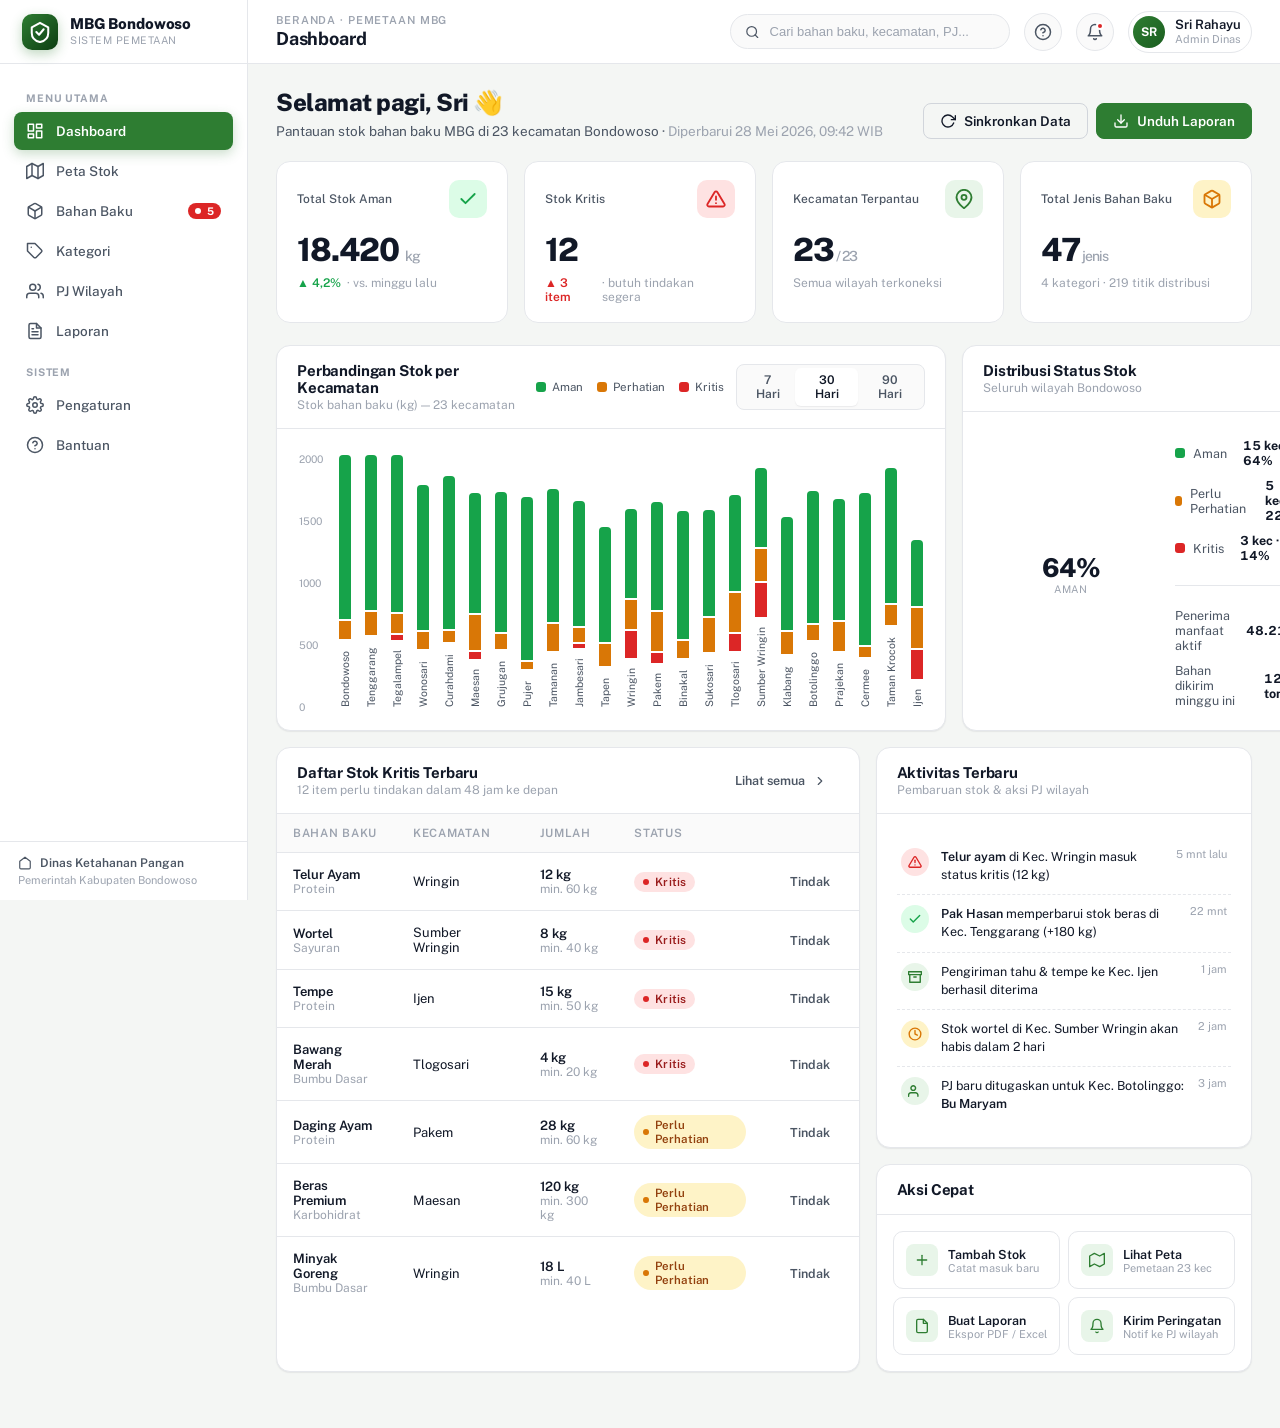
<file: dashboard.html>
<!doctype html>
<html lang="id">
<head>
  <meta charset="utf-8" />
  <title>Dashboard — MBG Bondowoso</title>
  <meta name="viewport" content="width=device-width, initial-scale=1" />
  <link rel="preconnect" href="https://fonts.googleapis.com" />
  <link rel="preconnect" href="https://fonts.gstatic.com" crossorigin />
  <link href="https://fonts.googleapis.com/css2?family=Public+Sans:wght@400;500;600;700;800&display=swap" rel="stylesheet" />
  <link rel="stylesheet" href="assets/styles.css" />
  <style>
    /* Page-specific tweaks */
    .grid-2 {
      display: grid;
      grid-template-columns: 1.55fr 1fr;
      gap: 16px;
      margin-bottom: 16px;
    }
    .grid-2-equal {
      display: grid;
      grid-template-columns: 1fr 1fr;
      gap: 16px;
    }

    /* Bar chart */
    .chart-legend {
      display: flex; gap: 14px; font-size: 11.5px; color: var(--text-secondary);
    }
    .chart-legend .it { display: inline-flex; align-items: center; gap: 6px; }
    .chart-legend .sw { width: 10px; height: 10px; border-radius: 3px; }

    .bars {
      padding: 18px 22px 8px;
      position: relative;
    }
    .bars-grid {
      position: relative;
      height: 260px;
      display: grid;
      grid-template-rows: repeat(5, 1fr);
      border-bottom: 1px solid var(--border);
    }
    .bars-grid::before {
      /* gridlines */
      content: "";
      position: absolute; inset: 0;
      background-image: linear-gradient(to top, transparent calc(20% - 1px), var(--border) 20%, transparent calc(20% + 1px));
      background-size: 100% 20%;
      pointer-events: none;
    }
    .bars-y {
      position: absolute;
      left: 0; top: 0; bottom: 0;
      width: 38px;
      display: flex; flex-direction: column-reverse; justify-content: space-between;
      font-size: 10.5px; color: var(--text-muted);
      padding-bottom: -8px;
    }
    .bars-y span { transform: translateY(50%); }
    .bars-x {
      position: relative;
      height: 260px;
      margin-left: 40px;
      display: flex;
      align-items: flex-end;
      gap: 14px;
      padding: 8px 0 0;
    }
    .bar-col {
      flex: 1;
      display: flex; flex-direction: column; align-items: center; gap: 4px;
      height: 100%;
      justify-content: flex-end;
    }
    .bar-stack {
      width: 100%;
      max-width: 32px;
      display: flex; flex-direction: column-reverse;
      gap: 2px;
      border-radius: 4px 4px 0 0;
      overflow: hidden;
    }
    .bar-seg {
      width: 100%;
      transition: filter .15s;
    }
    .bar-seg.aman { background: var(--aman); }
    .bar-seg.perhatian { background: var(--perhatian); }
    .bar-seg.kritis { background: var(--kritis); }
    .bar-col:hover .bar-seg { filter: brightness(1.1); }
    .bar-label {
      font-size: 10.5px;
      color: var(--text-secondary);
      writing-mode: vertical-rl;
      transform: rotate(180deg);
      margin-top: 6px;
      white-space: nowrap;
    }

    /* Stock distribution donut */
    .donut-wrap {
      display: flex; align-items: center; gap: 24px;
      padding: 8px 8px 4px;
    }
    .donut {
      --aman: 65;
      --perhatian: 22;
      --kritis: 13;
      width: 160px; height: 160px;
      border-radius: 50%;
      background: conic-gradient(
        var(--aman, #16A34A) 0 calc(var(--aman) * 1%),
        var(--perhatian, #D97706) calc(var(--aman) * 1%) calc((var(--aman) + var(--perhatian)) * 1%),
        var(--kritis, #DC2626) calc((var(--aman) + var(--perhatian)) * 1%) 100%
      );
      position: relative;
      flex-shrink: 0;
    }
    .donut::after {
      content: "";
      position: absolute;
      inset: 22px;
      background: var(--surface);
      border-radius: 50%;
    }
    .donut-center {
      position: absolute; inset: 0;
      display: flex; flex-direction: column; align-items: center; justify-content: center;
      z-index: 1;
    }
    .donut-center .pct { font-size: 26px; font-weight: 800; letter-spacing: -0.02em; }
    .donut-center .lbl { font-size: 10.5px; color: var(--text-muted); text-transform: uppercase; letter-spacing: 0.06em; }

    .donut-legend { display: flex; flex-direction: column; gap: 10px; flex: 1; }
    .donut-legend .row {
      display: flex; align-items: center; justify-content: space-between;
      font-size: 12.5px;
    }
    .donut-legend .row .lhs { display: inline-flex; align-items: center; gap: 8px; color: var(--text-secondary); }
    .donut-legend .row .sw { width: 10px; height: 10px; border-radius: 3px; }
    .donut-legend .row .v { font-weight: 700; color: var(--text); font-feature-settings: "tnum"; }

    /* Activity feed */
    .activity { padding: 4px 0; }
    .activity li {
      list-style: none;
      display: grid;
      grid-template-columns: 28px 1fr auto;
      gap: 12px;
      padding: 10px 4px;
      border-bottom: 1px dashed var(--border);
    }
    .activity li:last-child { border: 0; }
    .activity .dot-ic {
      width: 28px; height: 28px;
      border-radius: 50%;
      display: inline-flex; align-items: center; justify-content: center;
      flex-shrink: 0;
    }
    .activity .text { font-size: 12.5px; line-height: 1.45; }
    .activity .text b { font-weight: 600; }
    .activity .when { font-size: 11px; color: var(--text-muted); white-space: nowrap; }
    .activity ul { padding: 0; margin: 0; }

    .quick-actions { display: grid; grid-template-columns: 1fr 1fr; gap: 8px; padding: 4px; }
    .quick-actions a {
      display: flex; align-items: center; gap: 10px;
      padding: 12px;
      border: 1px solid var(--border);
      border-radius: 10px;
      transition: all .15s;
    }
    .quick-actions a:hover {
      background: var(--primary-50);
      border-color: var(--primary-200);
    }
    .quick-actions a .ic {
      width: 32px; height: 32px;
      border-radius: 8px;
      background: var(--primary-50);
      color: var(--primary);
      display: inline-flex; align-items: center; justify-content: center;
      flex-shrink: 0;
    }
    .quick-actions a .ttl { font-size: 12.5px; font-weight: 600; }
    .quick-actions a .sub { font-size: 11px; color: var(--text-muted); }

    /* Period switcher */
    .seg {
      display: inline-flex;
      background: var(--surface-2);
      border: 1px solid var(--border);
      border-radius: 8px;
      padding: 3px;
    }
    .seg button {
      border: 0;
      background: transparent;
      padding: 5px 12px;
      font-size: 12px;
      font-weight: 600;
      color: var(--text-secondary);
      border-radius: 6px;
    }
    .seg button.active {
      background: var(--surface);
      color: var(--text);
      box-shadow: var(--shadow-sm);
    }
  </style>
</head>
<body>

  <main class="app">
    <div class="main">

      <!-- Page header -->
      <div class="page-header">
        <div>
          <h1>Selamat pagi, Sri 👋</h1>
          <p>Pantauan stok bahan baku MBG di 23 kecamatan Bondowoso · <span class="muted">Diperbarui 28 Mei 2026, 09:42 WIB</span></p>
        </div>
        <div class="actions">
          <button class="btn btn-outline">
            <svg width="16" height="16" viewBox="0 0 24 24" fill="none" stroke="currentColor" stroke-width="2" stroke-linecap="round" stroke-linejoin="round"><polyline points="23 4 23 10 17 10"/><path d="M20.49 15a9 9 0 1 1-2.12-9.36L23 10"/></svg>
            Sinkronkan Data
          </button>
          <button class="btn btn-primary">
            <svg width="16" height="16" viewBox="0 0 24 24" fill="none" stroke="currentColor" stroke-width="2" stroke-linecap="round" stroke-linejoin="round"><path d="M21 15v4a2 2 0 0 1-2 2H5a2 2 0 0 1-2-2v-4"/><polyline points="7 10 12 15 17 10"/><line x1="12" y1="15" x2="12" y2="3"/></svg>
            Unduh Laporan
          </button>
        </div>
      </div>

      <!-- KPI summary cards -->
      <div class="kpis">
        <div class="kpi aman">
          <div class="kpi-h">
            <span class="kpi-label">Total Stok Aman</span>
            <div class="kpi-icon">
              <svg width="20" height="20" viewBox="0 0 24 24" fill="none" stroke="currentColor" stroke-width="2.2" stroke-linecap="round" stroke-linejoin="round"><polyline points="20 6 9 17 4 12"/></svg>
            </div>
          </div>
          <div class="kpi-value">18.420 <span style="font-size:14px; color: var(--text-muted); font-weight:500;">kg</span></div>
          <div class="kpi-foot"><span class="up">▲ 4,2%</span> · vs. minggu lalu</div>
        </div>

        <div class="kpi kritis">
          <div class="kpi-h">
            <span class="kpi-label">Stok Kritis</span>
            <div class="kpi-icon">
              <svg width="20" height="20" viewBox="0 0 24 24" fill="none" stroke="currentColor" stroke-width="2.2" stroke-linecap="round" stroke-linejoin="round"><path d="M10.29 3.86L1.82 18a2 2 0 0 0 1.71 3h16.94a2 2 0 0 0 1.71-3L13.71 3.86a2 2 0 0 0-3.42 0z"/><line x1="12" y1="9" x2="12" y2="13"/><line x1="12" y1="17" x2="12.01" y2="17"/></svg>
            </div>
          </div>
          <div class="kpi-value">12</div>
          <div class="kpi-foot"><span class="down">▲ 3 item</span> · butuh tindakan segera</div>
        </div>

        <div class="kpi info">
          <div class="kpi-h">
            <span class="kpi-label">Kecamatan Terpantau</span>
            <div class="kpi-icon">
              <svg width="20" height="20" viewBox="0 0 24 24" fill="none" stroke="currentColor" stroke-width="2.2" stroke-linecap="round" stroke-linejoin="round"><path d="M21 10c0 7-9 13-9 13s-9-6-9-13a9 9 0 0 1 18 0z"/><circle cx="12" cy="10" r="3"/></svg>
            </div>
          </div>
          <div class="kpi-value">23<span style="font-size:14px; color: var(--text-muted); font-weight:500;"> / 23</span></div>
          <div class="kpi-foot">Semua wilayah terkoneksi</div>
        </div>

        <div class="kpi perhatian">
          <div class="kpi-h">
            <span class="kpi-label">Total Jenis Bahan Baku</span>
            <div class="kpi-icon">
              <svg width="20" height="20" viewBox="0 0 24 24" fill="none" stroke="currentColor" stroke-width="2.2" stroke-linecap="round" stroke-linejoin="round"><path d="M21 16V8a2 2 0 0 0-1-1.73l-7-4a2 2 0 0 0-2 0l-7 4A2 2 0 0 0 3 8v8a2 2 0 0 0 1 1.73l7 4a2 2 0 0 0 2 0l7-4A2 2 0 0 0 21 16z"/><polyline points="3.27 6.96 12 12.01 20.73 6.96"/><line x1="12" y1="22.08" x2="12" y2="12"/></svg>
            </div>
          </div>
          <div class="kpi-value">47<span style="font-size:14px; color: var(--text-muted); font-weight:500;"> jenis</span></div>
          <div class="kpi-foot">4 kategori · 219 titik distribusi</div>
        </div>
      </div>

      <!-- Bar chart + donut -->
      <div class="grid-2">
        <div class="card">
          <div class="card-h">
            <div>
              <h3>Perbandingan Stok per Kecamatan</h3>
              <div class="sub">Stok bahan baku (kg) — 23 kecamatan</div>
            </div>
            <div style="display:flex; gap:12px; align-items:center;">
              <div class="chart-legend">
                <span class="it"><span class="sw" style="background: var(--aman);"></span> Aman</span>
                <span class="it"><span class="sw" style="background: var(--perhatian);"></span> Perhatian</span>
                <span class="it"><span class="sw" style="background: var(--kritis);"></span> Kritis</span>
              </div>
              <div class="seg">
                <button>7 Hari</button>
                <button class="active">30 Hari</button>
                <button>90 Hari</button>
              </div>
            </div>
          </div>

          <div class="bars">
            <div style="position:relative;">
              <div class="bars-y">
                <span>0</span><span>500</span><span>1000</span><span>1500</span><span>2000</span>
              </div>
              <div class="bars-x" id="bars"></div>
            </div>
          </div>
        </div>

        <div class="card">
          <div class="card-h">
            <div>
              <h3>Distribusi Status Stok</h3>
              <div class="sub">Seluruh wilayah Bondowoso</div>
            </div>
          </div>
          <div class="card-body">
            <div class="donut-wrap">
              <div class="donut" style="--aman: 64; --perhatian: 23; --kritis: 13;">
                <div class="donut-center">
                  <div class="pct">64%</div>
                  <div class="lbl">Aman</div>
                </div>
              </div>
              <div class="donut-legend">
                <div class="row"><span class="lhs"><span class="sw" style="background: var(--aman);"></span> Aman</span> <span class="v">15 kec · 64%</span></div>
                <div class="row"><span class="lhs"><span class="sw" style="background: var(--perhatian);"></span> Perlu Perhatian</span> <span class="v">5 kec · 22%</span></div>
                <div class="row"><span class="lhs"><span class="sw" style="background: var(--kritis);"></span> Kritis</span> <span class="v">3 kec · 14%</span></div>
                <hr class="divider" />
                <div class="row"><span class="lhs muted">Penerima manfaat aktif</span> <span class="v">48.219</span></div>
                <div class="row"><span class="lhs muted">Bahan dikirim minggu ini</span> <span class="v">12,4 ton</span></div>
              </div>
            </div>
          </div>
        </div>
      </div>

      <!-- Critical stock table + activity feed -->
      <div class="grid-2">
        <div class="card">
          <div class="card-h">
            <div>
              <h3>Daftar Stok Kritis Terbaru</h3>
              <div class="sub">12 item perlu tindakan dalam 48 jam ke depan</div>
            </div>
            <a href="bahan-baku.html" class="btn btn-ghost btn-sm">
              Lihat semua
              <svg width="14" height="14" viewBox="0 0 24 24" fill="none" stroke="currentColor" stroke-width="2" stroke-linecap="round" stroke-linejoin="round"><polyline points="9 18 15 12 9 6"/></svg>
            </a>
          </div>
          <table class="data">
            <thead>
              <tr>
                <th>Bahan Baku</th>
                <th>Kecamatan</th>
                <th>Jumlah</th>
                <th>Status</th>
                <th></th>
              </tr>
            </thead>
            <tbody id="criticalRows"></tbody>
          </table>
        </div>

        <div class="col" style="gap:16px;">
          <div class="card">
            <div class="card-h">
              <div>
                <h3>Aktivitas Terbaru</h3>
                <div class="sub">Pembaruan stok &amp; aksi PJ wilayah</div>
              </div>
            </div>
            <div class="card-body" style="padding-top: 6px; padding-bottom: 6px;">
              <ul class="activity">
                <li>
                  <div class="dot-ic" style="background: var(--kritis-bg); color: var(--kritis);">
                    <svg width="14" height="14" viewBox="0 0 24 24" fill="none" stroke="currentColor" stroke-width="2.4" stroke-linecap="round" stroke-linejoin="round"><line x1="12" y1="9" x2="12" y2="13"/><line x1="12" y1="17" x2="12.01" y2="17"/><path d="M10.29 3.86L1.82 18a2 2 0 0 0 1.71 3h16.94a2 2 0 0 0 1.71-3L13.71 3.86a2 2 0 0 0-3.42 0z"/></svg>
                  </div>
                  <div class="text"><b>Telur ayam</b> di Kec. Wringin masuk status kritis (12 kg)</div>
                  <div class="when">5 mnt lalu</div>
                </li>
                <li>
                  <div class="dot-ic" style="background: var(--aman-bg); color: var(--aman);">
                    <svg width="14" height="14" viewBox="0 0 24 24" fill="none" stroke="currentColor" stroke-width="2.4" stroke-linecap="round" stroke-linejoin="round"><polyline points="20 6 9 17 4 12"/></svg>
                  </div>
                  <div class="text"><b>Pak Hasan</b> memperbarui stok beras di Kec. Tenggarang (+180 kg)</div>
                  <div class="when">22 mnt</div>
                </li>
                <li>
                  <div class="dot-ic" style="background: var(--primary-50); color: var(--primary);">
                    <svg width="14" height="14" viewBox="0 0 24 24" fill="none" stroke="currentColor" stroke-width="2.4" stroke-linecap="round" stroke-linejoin="round"><polyline points="21 8 21 21 3 21 3 8"/><rect x="1" y="3" width="22" height="5"/><line x1="10" y1="12" x2="14" y2="12"/></svg>
                  </div>
                  <div class="text">Pengiriman tahu &amp; tempe ke Kec. Ijen berhasil diterima</div>
                  <div class="when">1 jam</div>
                </li>
                <li>
                  <div class="dot-ic" style="background: var(--perhatian-bg); color: var(--perhatian);">
                    <svg width="14" height="14" viewBox="0 0 24 24" fill="none" stroke="currentColor" stroke-width="2.4" stroke-linecap="round" stroke-linejoin="round"><circle cx="12" cy="12" r="10"/><polyline points="12 6 12 12 16 14"/></svg>
                  </div>
                  <div class="text">Stok wortel di Kec. Sumber Wringin akan habis dalam 2 hari</div>
                  <div class="when">2 jam</div>
                </li>
                <li>
                  <div class="dot-ic" style="background: var(--primary-50); color: var(--primary);">
                    <svg width="14" height="14" viewBox="0 0 24 24" fill="none" stroke="currentColor" stroke-width="2.4" stroke-linecap="round" stroke-linejoin="round"><path d="M17 21v-2a4 4 0 0 0-4-4H5a4 4 0 0 0-4 4v2"/><circle cx="9" cy="7" r="4"/></svg>
                  </div>
                  <div class="text">PJ baru ditugaskan untuk Kec. Botolinggo: <b>Bu Maryam</b></div>
                  <div class="when">3 jam</div>
                </li>
              </ul>
            </div>
          </div>

          <div class="card">
            <div class="card-h">
              <div><h3>Aksi Cepat</h3></div>
            </div>
            <div class="card-body" style="padding: 12px;">
              <div class="quick-actions">
                <a href="bahan-baku.html">
                  <span class="ic"><svg width="16" height="16" viewBox="0 0 24 24" fill="none" stroke="currentColor" stroke-width="2" stroke-linecap="round" stroke-linejoin="round"><line x1="12" y1="5" x2="12" y2="19"/><line x1="5" y1="12" x2="19" y2="12"/></svg></span>
                  <div><div class="ttl">Tambah Stok</div><div class="sub">Catat masuk baru</div></div>
                </a>
                <a href="peta-stok.html">
                  <span class="ic"><svg width="16" height="16" viewBox="0 0 24 24" fill="none" stroke="currentColor" stroke-width="2" stroke-linecap="round" stroke-linejoin="round"><polygon points="1 6 1 22 8 18 16 22 23 18 23 2 16 6 8 2 1 6"/></svg></span>
                  <div><div class="ttl">Lihat Peta</div><div class="sub">Pemetaan 23 kec</div></div>
                </a>
                <a href="laporan.html">
                  <span class="ic"><svg width="16" height="16" viewBox="0 0 24 24" fill="none" stroke="currentColor" stroke-width="2" stroke-linecap="round" stroke-linejoin="round"><path d="M14 2H6a2 2 0 0 0-2 2v16a2 2 0 0 0 2 2h12a2 2 0 0 0 2-2V8z"/><polyline points="14 2 14 8 20 8"/></svg></span>
                  <div><div class="ttl">Buat Laporan</div><div class="sub">Ekspor PDF / Excel</div></div>
                </a>
                <a href="#">
                  <span class="ic"><svg width="16" height="16" viewBox="0 0 24 24" fill="none" stroke="currentColor" stroke-width="2" stroke-linecap="round" stroke-linejoin="round"><path d="M18 8A6 6 0 0 0 6 8c0 7-3 9-3 9h18s-3-2-3-9"/><path d="M13.73 21a2 2 0 0 1-3.46 0"/></svg></span>
                  <div><div class="ttl">Kirim Peringatan</div><div class="sub">Notif ke PJ wilayah</div></div>
                </a>
              </div>
            </div>
          </div>
        </div>
      </div>

    </div>
  </main>

  <script src="assets/shell.js"></script>
  <script>
    renderShell({ active: 'dashboard', page: 'Dashboard', crumb: 'Beranda · Pemetaan MBG' });

    // ---- Bar chart data ----
    // Each kecamatan has aman / perhatian / kritis (kg). Max scale = 2000.
    const KEC = [
      { n: "Bondowoso",     a: 1620, p: 180, k: 0   },
      { n: "Tenggarang",    a: 1480, p: 220, k: 0   },
      { n: "Tegalampel",    a: 1320, p: 160, k: 40  },
      { n: "Wonosari",      a: 1180, p: 140, k: 0   },
      { n: "Curahdami",     a: 1240, p: 90,  k: 0   },
      { n: "Maesan",        a: 980,  p: 280, k: 60  },
      { n: "Grujugan",      a: 1140, p: 120, k: 0   },
      { n: "Pujer",         a: 1320, p: 60,  k: 0   },
      { n: "Tamanan",       a: 1080, p: 220, k: 0   },
      { n: "Jambesari",     a: 1020, p: 120, k: 30  },
      { n: "Tapen",         a: 940,  p: 180, k: 0   },
      { n: "Wringin",       a: 720,  p: 240, k: 220 },
      { n: "Pakem",         a: 880,  p: 320, k: 80  },
      { n: "Binakal",       a: 1040, p: 140, k: 0   },
      { n: "Sukosari",      a: 860,  p: 280, k: 0   },
      { n: "Tlogosari",     a: 780,  p: 320, k: 140 },
      { n: "Sumber Wringin",a: 640,  p: 260, k: 280 },
      { n: "Klabang",       a: 920,  p: 180, k: 0   },
      { n: "Botolinggo",    a: 1080, p: 120, k: 0   },
      { n: "Prajekan",      a: 980,  p: 240, k: 0   },
      { n: "Cermee",        a: 1240, p: 80,  k: 0   },
      { n: "Taman Krocok",  a: 1100, p: 160, k: 0   },
      { n: "Ijen",          a: 540,  p: 320, k: 240 },
    ];
    const MAX = 2000;
    const bars = document.getElementById('bars');
    bars.innerHTML = KEC.map(d => {
      const total = d.a + d.p + d.k;
      const totalPct = (total / MAX) * 100;
      const aPct = (d.a / total) * 100;
      const pPct = (d.p / total) * 100;
      const kPct = (d.k / total) * 100;
      return `
        <div class="bar-col" title="${d.n} — ${total} kg">
          <div class="bar-stack" style="height: ${totalPct}%;">
            <div class="bar-seg kritis" style="height: ${kPct}%;"></div>
            <div class="bar-seg perhatian" style="height: ${pPct}%;"></div>
            <div class="bar-seg aman" style="height: ${aPct}%;"></div>
          </div>
          <div class="bar-label">${d.n}</div>
        </div>
      `;
    }).join('');

    // ---- Critical stock rows ----
    const critical = [
      { name: "Telur Ayam", cat: "Protein", kec: "Wringin", qty: "12 kg", min: "60 kg", status: "kritis" },
      { name: "Wortel", cat: "Sayuran", kec: "Sumber Wringin", qty: "8 kg", min: "40 kg", status: "kritis" },
      { name: "Tempe", cat: "Protein", kec: "Ijen", qty: "15 kg", min: "50 kg", status: "kritis" },
      { name: "Bawang Merah", cat: "Bumbu Dasar", kec: "Tlogosari", qty: "4 kg", min: "20 kg", status: "kritis" },
      { name: "Daging Ayam", cat: "Protein", kec: "Pakem", qty: "28 kg", min: "60 kg", status: "perhatian" },
      { name: "Beras Premium", cat: "Karbohidrat", kec: "Maesan", qty: "120 kg", min: "300 kg", status: "perhatian" },
      { name: "Minyak Goreng", cat: "Bumbu Dasar", kec: "Wringin", qty: "18 L", min: "40 L", status: "perhatian" },
    ];
    document.getElementById('criticalRows').innerHTML = critical.map(c => `
      <tr>
        <td>
          <div class="strong">${c.name}</div>
          <div class="muted">${c.cat}</div>
        </td>
        <td>${c.kec}</td>
        <td>
          <div class="strong">${c.qty}</div>
          <div class="muted">min. ${c.min}</div>
        </td>
        <td><span class="badge ${c.status}">${c.status === 'kritis' ? 'Kritis' : 'Perlu Perhatian'}</span></td>
        <td>
          <button class="btn btn-ghost btn-sm">Tindak</button>
        </td>
      </tr>
    `).join('');
  </script>
</body>
</html>
</file>
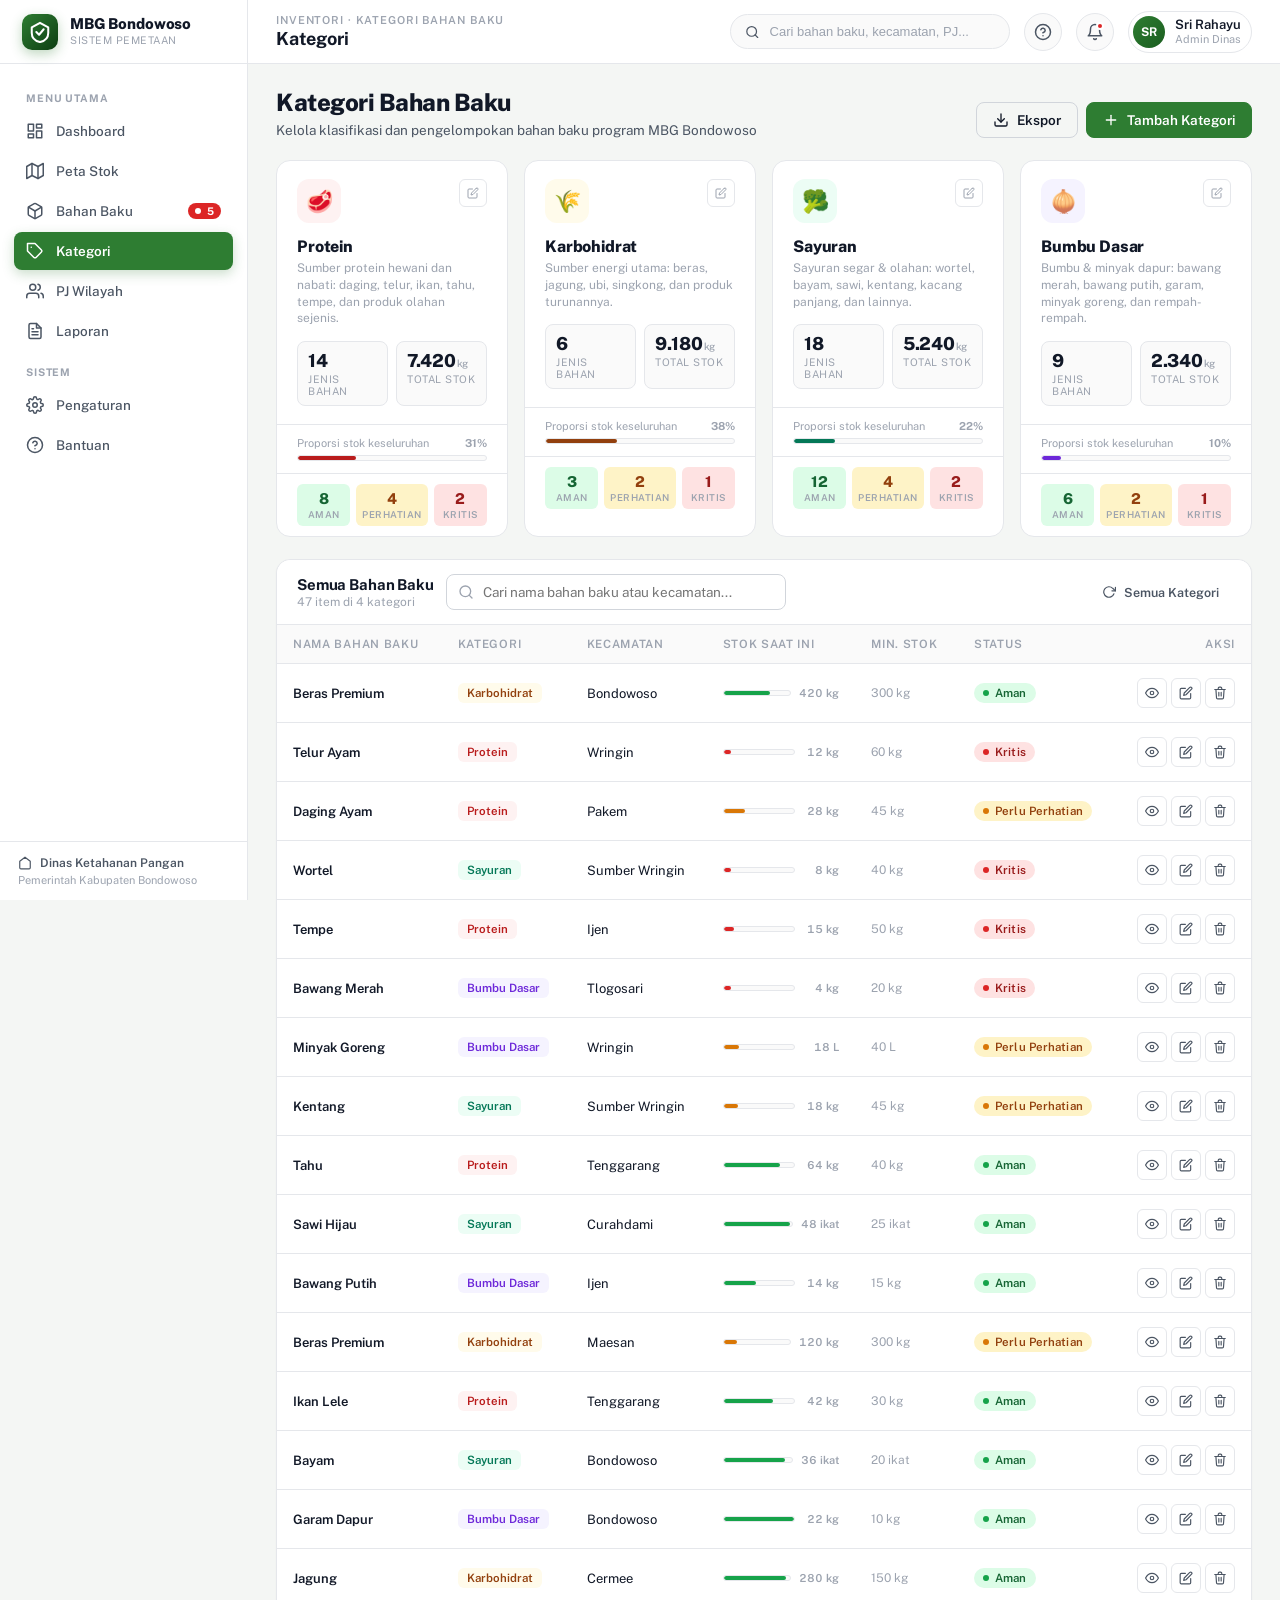
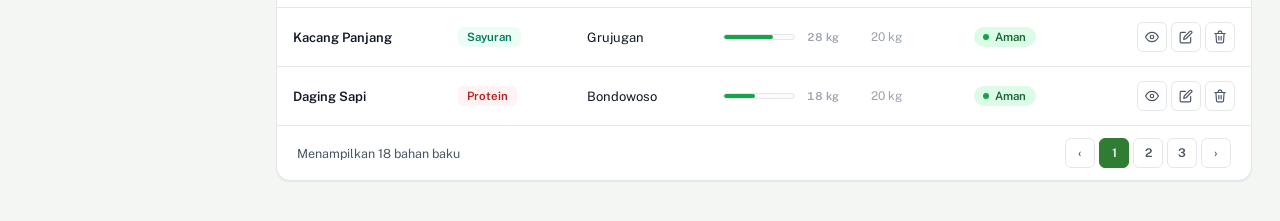
<file: kategori.html>
<!doctype html>
<html lang="id">
<head>
  <meta charset="utf-8" />
  <title>Kategori Bahan Baku — MBG Bondowoso</title>
  <meta name="viewport" content="width=device-width, initial-scale=1" />
  <link rel="preconnect" href="https://fonts.googleapis.com" />
  <link rel="preconnect" href="https://fonts.gstatic.com" crossorigin />
  <link href="https://fonts.googleapis.com/css2?family=Public+Sans:wght@400;500;600;700;800&display=swap" rel="stylesheet" />
  <link rel="stylesheet" href="assets/styles.css" />
  <style>
    /* Category hero cards */
    .cat-cards {
      display: grid;
      grid-template-columns: repeat(4, 1fr);
      gap: 16px;
      margin-bottom: 22px;
    }
    .cat-card {
      background: var(--surface);
      border: 1px solid var(--border);
      border-radius: var(--radius-lg);
      overflow: hidden;
      cursor: pointer;
      transition: box-shadow .15s, transform .15s, border-color .15s;
    }
    .cat-card:hover { box-shadow: var(--shadow-md); transform: translateY(-1px); }
    .cat-card.selected { border-width: 2px; }
    .cat-card.selected.protein     { border-color: #B91C1C; }
    .cat-card.selected.karbohidrat { border-color: #92400E; }
    .cat-card.selected.sayuran     { border-color: #047857; }
    .cat-card.selected.bumbu       { border-color: #6D28D9; }

    .cat-header {
      padding: 18px 20px 14px;
      display: flex; align-items: flex-start; justify-content: space-between;
    }
    .cat-icon {
      width: 44px; height: 44px;
      border-radius: 12px;
      display: inline-flex; align-items: center; justify-content: center;
      font-size: 20px;
      flex-shrink: 0;
    }
    .cat-icon.protein     { background: #FEF2F2; color: #B91C1C; }
    .cat-icon.karbohidrat { background: #FFFBEB; color: #92400E; }
    .cat-icon.sayuran     { background: #ECFDF5; color: #047857; }
    .cat-icon.bumbu       { background: #F5F3FF; color: #6D28D9; }

    .cat-actions { display: flex; gap: 4px; }
    .cat-actions button {
      width: 28px; height: 28px;
      border: 1px solid var(--border);
      background: var(--surface);
      border-radius: 6px;
      color: var(--text-muted);
      display: inline-flex; align-items: center; justify-content: center;
      transition: all .15s;
    }
    .cat-actions button:hover { background: var(--surface-2); color: var(--text); }

    .cat-body { padding: 0 20px 18px; }
    .cat-name { font-size: 16px; font-weight: 800; letter-spacing: -0.01em; margin-bottom: 4px; }
    .cat-desc { font-size: 12px; color: var(--text-muted); line-height: 1.4; margin-bottom: 14px; }

    .cat-stats {
      display: grid;
      grid-template-columns: 1fr 1fr;
      gap: 8px;
    }
    .cs {
      background: var(--surface-2);
      border: 1px solid var(--border);
      border-radius: 8px;
      padding: 8px 10px;
    }
    .cs .v { font-size: 18px; font-weight: 800; letter-spacing: -0.02em; }
    .cs .l { font-size: 10.5px; color: var(--text-muted); margin-top: 2px; text-transform: uppercase; letter-spacing: 0.05em; }

    .cat-bar-wrap { padding: 12px 20px; border-top: 1px solid var(--border); }
    .cat-bar-label {
      display: flex; justify-content: space-between;
      font-size: 11px; color: var(--text-muted); margin-bottom: 6px;
    }
    .cat-bar {
      height: 6px; border-radius: 999px;
      background: var(--surface-2);
      border: 1px solid var(--border);
      overflow: hidden;
    }
    .cat-bar .fill { height: 100%; border-radius: 999px; }
    .protein .fill     { background: #B91C1C; }
    .karbohidrat .fill { background: #92400E; }
    .sayuran .fill     { background: #047857; }
    .bumbu .fill       { background: #6D28D9; }

    /* Status strip */
    .status-strip {
      display: flex; gap: 6px; padding: 10px 20px;
      border-top: 1px solid var(--border);
    }
    .ss {
      flex: 1; display: flex; align-items: center; justify-content: center;
      flex-direction: column; gap: 2px;
      padding: 6px;
      border-radius: 6px;
    }
    .ss.aman     { background: var(--aman-bg); }
    .ss.perhatian{ background: var(--perhatian-bg); }
    .ss.kritis   { background: var(--kritis-bg); }
    .ss .sv { font-size: 15px; font-weight: 800; }
    .ss.aman .sv     { color: #166534; }
    .ss.perhatian .sv{ color: #92400E; }
    .ss.kritis .sv   { color: #991B1B; }
    .ss .sl { font-size: 9.5px; color: var(--text-muted); text-transform: uppercase; letter-spacing: 0.05em; font-weight: 600; }

    /* Main table area */
    .table-section { margin-bottom: 0; }

    /* Toolbar */
    .toolbar {
      background: var(--surface);
      border-bottom: 1px solid var(--border);
      padding: 14px 20px;
      display: flex; align-items: center; gap: 12px; flex-wrap: wrap;
      border-radius: var(--radius-lg) var(--radius-lg) 0 0;
    }
    .toolbar .search {
      position: relative; flex: 1; max-width: 340px;
    }
    .toolbar .search svg {
      position: absolute; left: 12px; top: 50%; transform: translateY(-50%);
      color: var(--text-muted);
    }
    .toolbar .right { margin-left: auto; display: flex; gap: 8px; }

    /* Table pill */
    .cat-pill {
      display: inline-flex; padding: 3px 9px;
      border-radius: 6px; font-size: 11.5px; font-weight: 600;
    }
    .cat-pill.protein     { background: #FEF2F2; color: #B91C1C; }
    .cat-pill.karbohidrat { background: #FFFBEB; color: #92400E; }
    .cat-pill.sayuran     { background: #ECFDF5; color: #047857; }
    .cat-pill.bumbu       { background: #F5F3FF; color: #6D28D9; }

    .mini-bar { display: flex; align-items: center; gap: 8px; min-width: 110px; }
    .mini-bar .track { flex: 1; height: 6px; background: var(--surface-2); border: 1px solid var(--border); border-radius: 999px; overflow: hidden; }
    .mini-bar .fill { height: 100%; border-radius: 999px; }
    .mini-bar .pct { font-size: 11px; font-weight: 600; color: var(--text-muted); font-feature-settings: "tnum"; min-width: 36px; text-align: right; }

    .action-cell { display: flex; gap: 4px; justify-content: flex-end; }
    .action-cell button {
      width: 30px; height: 30px;
      border: 1px solid var(--border); background: var(--surface); border-radius: 6px;
      color: var(--text-secondary);
      display: inline-flex; align-items: center; justify-content: center;
      transition: all .15s;
    }
    .action-cell button:hover { background: var(--primary-50); border-color: var(--primary-200); color: var(--primary-dark); }
    .action-cell .danger:hover { background: #FEE2E2; border-color: #FCA5A5; color: var(--kritis); }

    .table-foot {
      display: flex; align-items: center; justify-content: space-between;
      padding: 12px 20px;
      border-top: 1px solid var(--border);
      font-size: 12.5px; color: var(--text-secondary);
    }
    .pages { display: flex; gap: 4px; }
    .pages button {
      min-width: 30px; height: 30px;
      border: 1px solid var(--border); background: var(--surface); border-radius: 6px;
      font-size: 12px; font-weight: 600; color: var(--text-secondary);
    }
    .pages button.active { background: var(--primary); color: #fff; border-color: var(--primary); }
    .pages button:hover:not(.active) { background: var(--surface-2); }

    /* Modal */
    .modal-overlay {
      position: fixed; inset: 0;
      background: rgba(15,23,42,.45);
      backdrop-filter: blur(4px);
      display: none; align-items: center; justify-content: center;
      z-index: 100; padding: 24px;
      animation: fadeIn .15s ease;
    }
    .modal-overlay.open { display: flex; }
    @keyframes fadeIn { from { opacity: 0; } to { opacity: 1; } }
    @keyframes slideUp { from { transform: translateY(12px); opacity: 0; } to { transform: translateY(0); opacity: 1; } }
    .modal {
      background: var(--surface);
      border-radius: var(--radius-xl);
      width: 100%; max-width: 520px;
      box-shadow: var(--shadow-lg);
      animation: slideUp .2s ease;
      overflow: hidden;
    }
    .modal-h {
      padding: 18px 24px;
      border-bottom: 1px solid var(--border);
      display: flex; align-items: center; justify-content: space-between;
    }
    .modal-h h3 { margin: 0; font-size: 17px; font-weight: 800; letter-spacing: -0.01em; }
    .modal-h .sub { font-size: 12.5px; color: var(--text-muted); margin-top: 2px; }
    .modal-h .close {
      width: 32px; height: 32px;
      border: 0; background: var(--surface-2); border-radius: 8px;
      color: var(--text-secondary);
    }
    .modal-body { padding: 22px 24px; }
    .modal-grid { display: grid; grid-template-columns: 1fr 1fr; gap: 14px; }
    .modal-grid .full { grid-column: 1 / -1; }
    .modal .helper { font-size: 11px; color: var(--text-muted); margin-top: 2px; }
    .modal-foot {
      padding: 14px 24px;
      border-top: 1px solid var(--border);
      background: var(--surface-2);
      display: flex; justify-content: space-between; align-items: center;
    }
    .modal-foot .meta { font-size: 11.5px; color: var(--text-muted); }

    /* Color picker */
    .color-row {
      display: flex; gap: 8px; flex-wrap: wrap;
    }
    .color-opt {
      width: 28px; height: 28px;
      border-radius: 8px;
      border: 2px solid transparent;
      cursor: pointer;
      transition: transform .1s, border-color .1s;
    }
    .color-opt:hover { transform: scale(1.15); }
    .color-opt.selected { border-color: var(--text); }

    /* Icon picker */
    .icon-row { display: flex; gap: 6px; flex-wrap: wrap; }
    .icon-opt {
      width: 36px; height: 36px;
      border: 1px solid var(--border);
      border-radius: 8px;
      background: var(--surface-2);
      display: inline-flex; align-items: center; justify-content: center;
      font-size: 16px;
      cursor: pointer;
      transition: all .1s;
    }
    .icon-opt:hover { background: var(--primary-50); border-color: var(--primary-200); }
    .icon-opt.selected { background: var(--primary); border-color: var(--primary); }
  </style>
</head>
<body>

  <main class="app">
    <div class="main">

      <div class="page-header">
        <div>
          <h1>Kategori Bahan Baku</h1>
          <p>Kelola klasifikasi dan pengelompokan bahan baku program MBG Bondowoso</p>
        </div>
        <div class="actions">
          <button class="btn btn-outline">
            <svg width="16" height="16" viewBox="0 0 24 24" fill="none" stroke="currentColor" stroke-width="2" stroke-linecap="round" stroke-linejoin="round"><path d="M21 15v4a2 2 0 0 1-2 2H5a2 2 0 0 1-2-2v-4"/><polyline points="7 10 12 15 17 10"/><line x1="12" y1="15" x2="12" y2="3"/></svg>
            Ekspor
          </button>
          <button class="btn btn-primary" id="openModal">
            <svg width="16" height="16" viewBox="0 0 24 24" fill="none" stroke="currentColor" stroke-width="2" stroke-linecap="round" stroke-linejoin="round"><line x1="12" y1="5" x2="12" y2="19"/><line x1="5" y1="12" x2="19" y2="12"/></svg>
            Tambah Kategori
          </button>
        </div>
      </div>

      <!-- Category hero cards -->
      <div class="cat-cards" id="catCards"></div>

      <!-- Detail table -->
      <div class="card" style="padding: 0;">
        <div class="toolbar">
          <div>
            <h3 style="margin:0; font-size:15px; font-weight:700; letter-spacing:-0.01em;" id="tableTitle">Semua Bahan Baku</h3>
            <div style="font-size:12px; color: var(--text-muted); margin-top:2px;" id="tableSub">47 item di 4 kategori</div>
          </div>
          <div class="search">
            <svg width="16" height="16" viewBox="0 0 24 24" fill="none" stroke="currentColor" stroke-width="2" stroke-linecap="round" stroke-linejoin="round"><circle cx="11" cy="11" r="8"/><line x1="21" y1="21" x2="16.65" y2="16.65"/></svg>
            <input class="input with-icon" placeholder="Cari nama bahan baku atau kecamatan..." id="searchInput" />
          </div>
          <div class="right">
            <button class="btn btn-ghost btn-sm" id="resetFilter">
              <svg width="14" height="14" viewBox="0 0 24 24" fill="none" stroke="currentColor" stroke-width="2" stroke-linecap="round" stroke-linejoin="round"><polyline points="23 4 23 10 17 10"/><path d="M20.49 15a9 9 0 1 1-2.12-9.36L23 10"/></svg>
              Semua Kategori
            </button>
          </div>
        </div>

        <div class="scroll-x">
          <table class="data">
            <thead>
              <tr>
                <th>Nama Bahan Baku</th>
                <th>Kategori</th>
                <th>Kecamatan</th>
                <th>Stok Saat Ini</th>
                <th>Min. Stok</th>
                <th>Status</th>
                <th style="text-align: right;">Aksi</th>
              </tr>
            </thead>
            <tbody id="rows"></tbody>
          </table>
        </div>

        <div class="table-foot">
          <span id="footInfo">Menampilkan semua bahan baku</span>
          <div class="pages">
            <button>‹</button>
            <button class="active">1</button>
            <button>2</button>
            <button>3</button>
            <button>›</button>
          </div>
        </div>
      </div>

    </div>
  </main>

  <!-- Modal: Tambah Kategori -->
  <div class="modal-overlay" id="modal">
    <div class="modal">
      <div class="modal-h">
        <div>
          <h3>Tambah Kategori Baru</h3>
          <div class="sub">Buat pengelompokan bahan baku baru</div>
        </div>
        <button class="close" id="closeModal">
          <svg width="16" height="16" viewBox="0 0 24 24" fill="none" stroke="currentColor" stroke-width="2" stroke-linecap="round" stroke-linejoin="round"><line x1="18" y1="6" x2="6" y2="18"/><line x1="6" y1="6" x2="18" y2="18"/></svg>
        </button>
      </div>

      <div class="modal-body">
        <div class="modal-grid">
          <div class="field full">
            <label>Nama Kategori <span style="color:var(--kritis);">*</span></label>
            <input class="input" placeholder="Contoh: Minuman" />
          </div>

          <div class="field full">
            <label>Deskripsi</label>
            <textarea class="input" rows="2" placeholder="Jelaskan jenis bahan yang masuk kategori ini..."></textarea>
          </div>

          <div class="field full">
            <label>Ikon Kategori</label>
            <div class="icon-row">
              <span class="icon-opt selected" title="Protein">🥩</span>
              <span class="icon-opt" title="Karbohidrat">🌾</span>
              <span class="icon-opt" title="Sayuran">🥦</span>
              <span class="icon-opt" title="Bumbu">🧅</span>
              <span class="icon-opt" title="Buah">🍎</span>
              <span class="icon-opt" title="Minuman">🥛</span>
              <span class="icon-opt" title="Minyak">🫙</span>
              <span class="icon-opt" title="Lainnya">📦</span>
            </div>
          </div>

          <div class="field full">
            <label>Warna Label</label>
            <div class="color-row">
              <div class="color-opt selected" style="background:#B91C1C;" title="Merah" data-color="#B91C1C"></div>
              <div class="color-opt" style="background:#92400E;" title="Cokelat" data-color="#92400E"></div>
              <div class="color-opt" style="background:#047857;" title="Hijau" data-color="#047857"></div>
              <div class="color-opt" style="background:#6D28D9;" title="Ungu" data-color="#6D28D9"></div>
              <div class="color-opt" style="background:#0369A1;" title="Biru" data-color="#0369A1"></div>
              <div class="color-opt" style="background:#9D174D;" title="Pink" data-color="#9D174D"></div>
              <div class="color-opt" style="background:#065F46;" title="Hijau Tua" data-color="#065F46"></div>
              <div class="color-opt" style="background:#1E3A5F;" title="Navy" data-color="#1E3A5F"></div>
            </div>
          </div>

          <div class="field">
            <label>Minimum Stok Default</label>
            <input class="input" type="number" placeholder="50" />
            <div class="helper">Ambang batas default untuk item baru di kategori ini.</div>
          </div>

          <div class="field">
            <label>Satuan Default</label>
            <select class="input">
              <option>kg</option>
              <option>liter</option>
              <option>butir</option>
              <option>ikat</option>
              <option>pack</option>
            </select>
          </div>
        </div>
      </div>

      <div class="modal-foot">
        <span class="meta">Field <span style="color:var(--kritis);">*</span> wajib diisi</span>
        <div style="display:flex; gap:8px;">
          <button class="btn" id="cancelModal">Batal</button>
          <button class="btn btn-primary">
            <svg width="14" height="14" viewBox="0 0 24 24" fill="none" stroke="currentColor" stroke-width="2.4" stroke-linecap="round" stroke-linejoin="round"><polyline points="20 6 9 17 4 12"/></svg>
            Simpan Kategori
          </button>
        </div>
      </div>
    </div>
  </div>

  <script src="assets/shell.js"></script>
  <script>
    renderShell({ active: 'kategori', page: 'Kategori', crumb: 'Inventori · Kategori Bahan Baku' });

    // ===== Category definitions =====
    const CATEGORIES = [
      {
        key: 'protein',
        name: 'Protein',
        desc: 'Sumber protein hewani dan nabati: daging, telur, ikan, tahu, tempe, dan produk olahan sejenis.',
        icon: '🥩',
        total: 14,
        totalStok: 7420,
        aman: 8, perhatian: 4, kritis: 2,
        pctTotal: 31,
        kritis_item: ['Telur Ayam', 'Tempe'],
      },
      {
        key: 'karbohidrat',
        name: 'Karbohidrat',
        desc: 'Sumber energi utama: beras, jagung, ubi, singkong, dan produk turunannya.',
        icon: '🌾',
        total: 6,
        totalStok: 9180,
        aman: 3, perhatian: 2, kritis: 1,
        pctTotal: 38,
        kritis_item: ['Beras Premium (Maesan)'],
      },
      {
        key: 'sayuran',
        name: 'Sayuran',
        desc: 'Sayuran segar & olahan: wortel, bayam, sawi, kentang, kacang panjang, dan lainnya.',
        icon: '🥦',
        total: 18,
        totalStok: 5240,
        aman: 12, perhatian: 4, kritis: 2,
        pctTotal: 22,
        kritis_item: ['Wortel (Sumber Wringin)', 'Kentang'],
      },
      {
        key: 'bumbu',
        name: 'Bumbu Dasar',
        desc: 'Bumbu & minyak dapur: bawang merah, bawang putih, garam, minyak goreng, dan rempah-rempah.',
        icon: '🧅',
        total: 9,
        totalStok: 2340,
        aman: 6, perhatian: 2, kritis: 1,
        pctTotal: 10,
        kritis_item: ['Bawang Merah (Tlogosari)'],
      },
    ];

    // ===== Bahan baku data =====
    const DATA = [
      { name: 'Beras Premium',  cat: 'karbohidrat', kec: 'Bondowoso',      qty: 420, unit: 'kg', min: 300, pct: 140 },
      { name: 'Telur Ayam',     cat: 'protein',     kec: 'Wringin',        qty: 12,  unit: 'kg', min: 60,  pct: 20  },
      { name: 'Daging Ayam',    cat: 'protein',     kec: 'Pakem',          qty: 28,  unit: 'kg', min: 45,  pct: 62  },
      { name: 'Wortel',         cat: 'sayuran',     kec: 'Sumber Wringin', qty: 8,   unit: 'kg', min: 40,  pct: 20  },
      { name: 'Tempe',          cat: 'protein',     kec: 'Ijen',           qty: 15,  unit: 'kg', min: 50,  pct: 30  },
      { name: 'Bawang Merah',   cat: 'bumbu',       kec: 'Tlogosari',      qty: 4,   unit: 'kg', min: 20,  pct: 20  },
      { name: 'Minyak Goreng',  cat: 'bumbu',       kec: 'Wringin',        qty: 18,  unit: 'L',  min: 40,  pct: 45  },
      { name: 'Kentang',        cat: 'sayuran',     kec: 'Sumber Wringin', qty: 18,  unit: 'kg', min: 45,  pct: 40  },
      { name: 'Tahu',           cat: 'protein',     kec: 'Tenggarang',     qty: 64,  unit: 'kg', min: 40,  pct: 160 },
      { name: 'Sawi Hijau',     cat: 'sayuran',     kec: 'Curahdami',      qty: 48,  unit: 'ikat',min: 25, pct: 192 },
      { name: 'Bawang Putih',   cat: 'bumbu',       kec: 'Ijen',           qty: 14,  unit: 'kg', min: 15,  pct: 93  },
      { name: 'Beras Premium',  cat: 'karbohidrat', kec: 'Maesan',         qty: 120, unit: 'kg', min: 300, pct: 40  },
      { name: 'Ikan Lele',      cat: 'protein',     kec: 'Tenggarang',     qty: 42,  unit: 'kg', min: 30,  pct: 140 },
      { name: 'Bayam',          cat: 'sayuran',     kec: 'Bondowoso',      qty: 36,  unit: 'ikat',min: 20, pct: 180 },
      { name: 'Garam Dapur',    cat: 'bumbu',       kec: 'Bondowoso',      qty: 22,  unit: 'kg', min: 10,  pct: 220 },
      { name: 'Jagung',         cat: 'karbohidrat', kec: 'Cermee',         qty: 280, unit: 'kg', min: 150, pct: 187 },
      { name: 'Kacang Panjang', cat: 'sayuran',     kec: 'Grujugan',       qty: 28,  unit: 'kg', min: 20,  pct: 140 },
      { name: 'Daging Sapi',    cat: 'protein',     kec: 'Bondowoso',      qty: 18,  unit: 'kg', min: 20,  pct: 90  },
    ];

    const catColorMap = {
      protein: '#B91C1C',
      karbohidrat: '#92400E',
      sayuran: '#047857',
      bumbu: '#6D28D9',
    };
    const catLabelMap = {
      protein: 'Protein',
      karbohidrat: 'Karbohidrat',
      sayuran: 'Sayuran',
      bumbu: 'Bumbu Dasar',
    };

    let activeFilter = 'all';

    // ===== Render category cards =====
    function renderCards() {
      document.getElementById('catCards').innerHTML = CATEGORIES.map(c => `
        <div class="cat-card ${c.key} ${activeFilter === c.key ? 'selected' : ''}"
             onclick="setFilter('${c.key}')">
          <div class="cat-header">
            <div class="cat-icon ${c.key}" style="font-size:22px;">${c.icon}</div>
            <div class="cat-actions">
              <button title="Edit kategori" onclick="event.stopPropagation()">
                <svg width="12" height="12" viewBox="0 0 24 24" fill="none" stroke="currentColor" stroke-width="2" stroke-linecap="round" stroke-linejoin="round"><path d="M11 4H4a2 2 0 0 0-2 2v14a2 2 0 0 0 2 2h14a2 2 0 0 0 2-2v-7"/><path d="M18.5 2.5a2.121 2.121 0 0 1 3 3L12 15l-4 1 1-4 9.5-9.5z"/></svg>
              </button>
            </div>
          </div>
          <div class="cat-body">
            <div class="cat-name">${c.name}</div>
            <div class="cat-desc">${c.desc}</div>
            <div class="cat-stats">
              <div class="cs">
                <div class="v">${c.total}</div>
                <div class="l">Jenis Bahan</div>
              </div>
              <div class="cs">
                <div class="v">${c.totalStok.toLocaleString('id-ID')}<span style="font-size:10px; color:var(--text-muted); font-weight:500;"> kg</span></div>
                <div class="l">Total Stok</div>
              </div>
            </div>
          </div>
          <div class="cat-bar-wrap">
            <div class="cat-bar-label">
              <span>Proporsi stok keseluruhan</span>
              <span style="font-weight:700;">${c.pctTotal}%</span>
            </div>
            <div class="cat-bar ${c.key}">
              <div class="fill" style="width: ${c.pctTotal}%;"></div>
            </div>
          </div>
          <div class="status-strip">
            <div class="ss aman"><div class="sv">${c.aman}</div><div class="sl">Aman</div></div>
            <div class="ss perhatian"><div class="sv">${c.perhatian}</div><div class="sl">Perhatian</div></div>
            <div class="ss kritis"><div class="sv">${c.kritis}</div><div class="sl">Kritis</div></div>
          </div>
        </div>
      `).join('');
    }

    // ===== Render table =====
    const statusLabel = s => s === 'aman' ? 'Aman' : s === 'perhatian' ? 'Perlu Perhatian' : 'Kritis';
    const statusOf = pct => pct < 40 ? 'kritis' : pct < 80 ? 'perhatian' : 'aman';
    const statusColor = s => s === 'aman' ? 'var(--aman)' : s === 'perhatian' ? 'var(--perhatian)' : 'var(--kritis)';

    function renderTable(filter = 'all', query = '') {
      let rows = filter === 'all' ? DATA : DATA.filter(d => d.cat === filter);
      if (query) rows = rows.filter(d =>
        d.name.toLowerCase().includes(query) || d.kec.toLowerCase().includes(query)
      );

      document.getElementById('footInfo').textContent =
        `Menampilkan ${rows.length} bahan baku${filter !== 'all' ? ' · ' + catLabelMap[filter] : ''}`;

      document.getElementById('rows').innerHTML = rows.map(d => {
        const s = statusOf(d.pct);
        const fillPct = Math.min(d.pct, 200) / 2;
        return `
          <tr>
            <td><div class="strong">${d.name}</div></td>
            <td><span class="cat-pill ${d.cat}">${catLabelMap[d.cat]}</span></td>
            <td>${d.kec}</td>
            <td>
              <div class="mini-bar">
                <div class="track"><div class="fill" style="width:${fillPct}%; background:${statusColor(s)};"></div></div>
                <span class="pct">${d.qty} ${d.unit}</span>
              </div>
            </td>
            <td class="muted">${d.min} ${d.unit}</td>
            <td><span class="badge ${s}">${statusLabel(s)}</span></td>
            <td>
              <div class="action-cell">
                <button title="Lihat">
                  <svg width="14" height="14" viewBox="0 0 24 24" fill="none" stroke="currentColor" stroke-width="2" stroke-linecap="round" stroke-linejoin="round"><path d="M1 12s4-8 11-8 11 8 11 8-4 8-11 8-11-8-11-8z"/><circle cx="12" cy="12" r="3"/></svg>
                </button>
                <button title="Edit">
                  <svg width="14" height="14" viewBox="0 0 24 24" fill="none" stroke="currentColor" stroke-width="2" stroke-linecap="round" stroke-linejoin="round"><path d="M11 4H4a2 2 0 0 0-2 2v14a2 2 0 0 0 2 2h14a2 2 0 0 0 2-2v-7"/><path d="M18.5 2.5a2.121 2.121 0 0 1 3 3L12 15l-4 1 1-4 9.5-9.5z"/></svg>
                </button>
                <button title="Hapus" class="danger">
                  <svg width="14" height="14" viewBox="0 0 24 24" fill="none" stroke="currentColor" stroke-width="2" stroke-linecap="round" stroke-linejoin="round"><polyline points="3 6 5 6 21 6"/><path d="M19 6l-1 14a2 2 0 0 1-2 2H8a2 2 0 0 1-2-2L5 6"/><path d="M10 11v6M14 11v6"/><path d="M9 6V4a2 2 0 0 1 2-2h2a2 2 0 0 1 2 2v2"/></svg>
                </button>
              </div>
            </td>
          </tr>
        `;
      }).join('');
    }

    function setFilter(key) {
      activeFilter = activeFilter === key ? 'all' : key;
      const cat = CATEGORIES.find(c => c.key === activeFilter);
      document.getElementById('tableTitle').textContent = cat ? cat.name : 'Semua Bahan Baku';
      document.getElementById('tableSub').textContent = cat
        ? `${cat.total} item · ${cat.totalStok.toLocaleString('id-ID')} kg total`
        : '47 item di 4 kategori';
      renderCards();
      renderTable(activeFilter, document.getElementById('searchInput').value.trim().toLowerCase());
    }

    document.getElementById('resetFilter').addEventListener('click', () => setFilter('all-reset'));
    function setFilter(key) {
      if (key === 'all-reset') { activeFilter = 'all'; }
      else { activeFilter = activeFilter === key ? 'all' : key; }
      const cat = CATEGORIES.find(c => c.key === activeFilter);
      document.getElementById('tableTitle').textContent = cat ? cat.name : 'Semua Bahan Baku';
      document.getElementById('tableSub').textContent = cat
        ? `${cat.total} item · ${cat.totalStok.toLocaleString('id-ID')} kg total`
        : '47 item di 4 kategori';
      renderCards();
      renderTable(activeFilter, document.getElementById('searchInput').value.trim().toLowerCase());
    }

    document.getElementById('searchInput').addEventListener('input', e => {
      renderTable(activeFilter, e.target.value.trim().toLowerCase());
    });

    // Modal
    const modal = document.getElementById('modal');
    document.getElementById('openModal').addEventListener('click', () => modal.classList.add('open'));
    document.getElementById('closeModal').addEventListener('click', () => modal.classList.remove('open'));
    document.getElementById('cancelModal').addEventListener('click', () => modal.classList.remove('open'));
    modal.addEventListener('click', e => { if (e.target === modal) modal.classList.remove('open'); });

    // Icon picker
    document.querySelectorAll('.icon-opt').forEach(opt => {
      opt.addEventListener('click', () => {
        document.querySelectorAll('.icon-opt').forEach(x => x.classList.remove('selected'));
        opt.classList.add('selected');
      });
    });

    // Color picker
    document.querySelectorAll('.color-opt').forEach(opt => {
      opt.addEventListener('click', () => {
        document.querySelectorAll('.color-opt').forEach(x => x.classList.remove('selected'));
        opt.classList.add('selected');
      });
    });

    // Init
    renderCards();
    renderTable();
  </script>
</body>
</html>
</file>
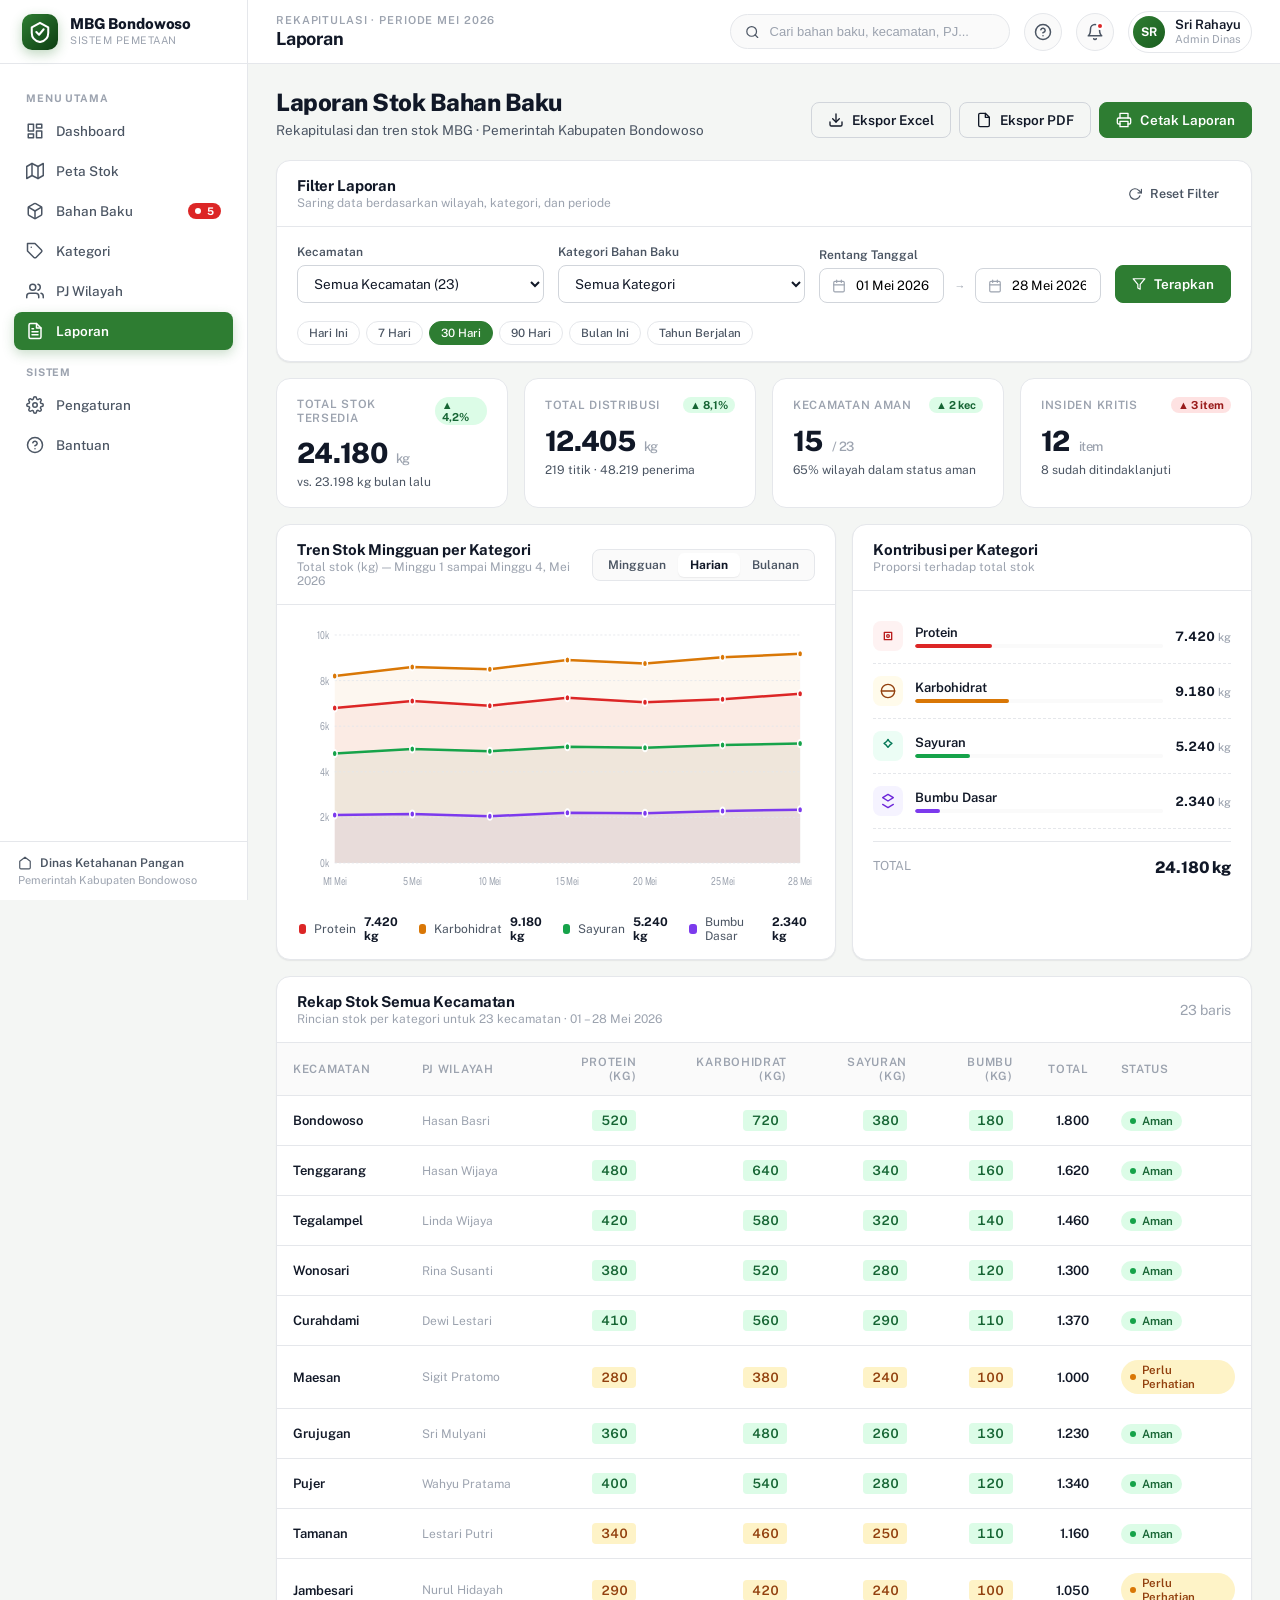
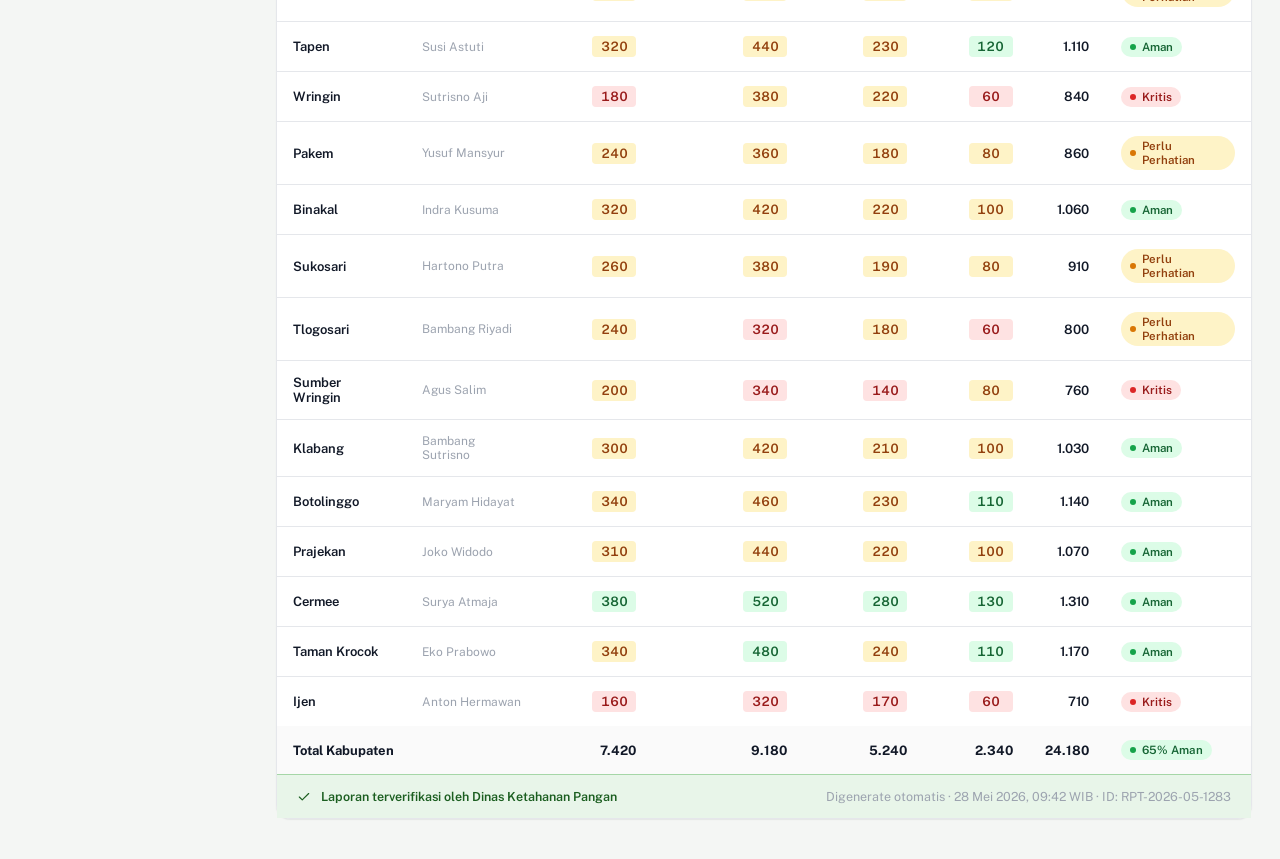
<file: laporan.html>
<!doctype html>
<html lang="id">
<head>
  <meta charset="utf-8" />
  <title>Laporan — MBG Bondowoso</title>
  <meta name="viewport" content="width=device-width, initial-scale=1" />
  <link rel="preconnect" href="https://fonts.googleapis.com" />
  <link rel="preconnect" href="https://fonts.gstatic.com" crossorigin />
  <link href="https://fonts.googleapis.com/css2?family=Public+Sans:wght@400;500;600;700;800&display=swap" rel="stylesheet" />
  <link rel="stylesheet" href="assets/styles.css" />
  <style>
    /* Filter card */
    .filter-card { margin-bottom: 16px; }
    .filter-row {
      display: grid;
      grid-template-columns: 1.4fr 1.4fr 1.6fr auto;
      gap: 14px;
      align-items: end;
      padding: 18px 20px;
    }
    .date-input {
      display: flex; align-items: center; gap: 8px;
      border: 1px solid var(--border-strong);
      border-radius: 8px;
      padding: 8px 12px;
      background: var(--surface);
    }
    .date-input svg { color: var(--text-muted); flex-shrink: 0; }
    .date-input input { border: 0; outline: 0; background: transparent; font-family: inherit; font-size: 13px; width: 100%; }
    .date-range {
      display: flex;
      align-items: center;
      gap: 8px;
    }
    .date-range .sep { color: var(--text-muted); font-size: 11px; padding: 0 2px; }
    .quick-ranges {
      display: flex; gap: 6px;
      margin: 0 20px 16px;
    }
    .quick-ranges .chip { padding: 4px 11px; font-size: 11.5px; }

    /* Summary stats — alternate KPI for report */
    .report-kpis {
      display: grid;
      grid-template-columns: repeat(4, 1fr);
      gap: 16px;
      margin-bottom: 16px;
    }
    .rk {
      background: var(--surface);
      border: 1px solid var(--border);
      border-radius: var(--radius-lg);
      padding: 18px 20px;
    }
    .rk .top { display: flex; align-items: center; justify-content: space-between; }
    .rk .top .l { font-size: 11.5px; color: var(--text-muted); text-transform: uppercase; letter-spacing: 0.06em; font-weight: 600; }
    .rk .top .trend {
      display: inline-flex; align-items: center; gap: 4px;
      font-size: 11px; font-weight: 700;
      padding: 2px 7px;
      border-radius: 999px;
    }
    .rk .top .trend.up { background: var(--aman-bg); color: #166534; }
    .rk .top .trend.down { background: var(--kritis-bg); color: #991B1B; }
    .rk .v { font-size: 28px; font-weight: 800; letter-spacing: -0.025em; margin-top: 14px; line-height: 1; }
    .rk .u { font-size: 13px; font-weight: 500; color: var(--text-muted); margin-left: 4px; }
    .rk .sub { font-size: 12px; color: var(--text-secondary); margin-top: 8px; }

    /* Line chart */
    .chart-wrap {
      padding: 14px 22px 16px;
    }
    .chart-svg {
      width: 100%;
      height: 280px;
      display: block;
    }
    .chart-svg .gridline { stroke: var(--border); stroke-width: 1; stroke-dasharray: 3 3; }
    .chart-svg .axis-y, .chart-svg .axis-x {
      fill: var(--text-muted);
      font-size: 11px;
      font-family: inherit;
    }
    .chart-svg .line { fill: none; stroke-width: 2.5; stroke-linecap: round; stroke-linejoin: round; }
    .chart-svg .dot { stroke: var(--surface); stroke-width: 2; }

    .chart-foot {
      display: flex; gap: 18px;
      padding: 0 22px 16px;
      font-size: 12px;
      color: var(--text-secondary);
    }
    .chart-foot .it { display: inline-flex; align-items: center; gap: 8px; }
    .chart-foot .sw { width: 10px; height: 10px; border-radius: 3px; }
    .chart-foot .v { font-weight: 700; color: var(--text); }

    /* Two-col layout */
    .report-grid {
      display: grid;
      grid-template-columns: 1.4fr 1fr;
      gap: 16px;
      margin-bottom: 16px;
    }

    /* Recap table tweaks */
    table.data .right { text-align: right; }
    .qty-cell { display: flex; align-items: center; gap: 8px; justify-content: flex-end; }
    .qty-cell .delta { font-size: 11px; font-weight: 600; padding: 1px 6px; border-radius: 4px; }
    .qty-cell .delta.up { background: var(--aman-bg); color: #166534; }
    .qty-cell .delta.down { background: var(--kritis-bg); color: #991B1B; }

    /* Heatmap-style table */
    .heat-cell {
      display: inline-block;
      padding: 3px 8px;
      border-radius: 4px;
      font-weight: 600;
      font-feature-settings: "tnum";
      min-width: 44px;
      text-align: center;
    }

    .report-meta {
      display: flex; align-items: center; justify-content: space-between;
      padding: 14px 20px;
      background: var(--primary-50);
      border-top: 1px solid var(--primary-200);
      font-size: 12.5px;
    }
    .report-meta .gen { display: flex; align-items: center; gap: 10px; color: var(--primary-dark); font-weight: 600; }

    /* Top-categories side card */
    .cat-row {
      display: grid;
      grid-template-columns: 30px 1fr auto;
      gap: 12px;
      align-items: center;
      padding: 12px 0;
      border-bottom: 1px dashed var(--border);
    }
    .cat-row:last-child { border: 0; }
    .cat-ic {
      width: 30px; height: 30px;
      border-radius: 8px;
      display: inline-flex; align-items: center; justify-content: center;
      flex-shrink: 0;
    }
    .cat-row .nm { font-weight: 600; font-size: 13px; }
    .cat-row .bar-mini {
      margin-top: 4px;
      height: 4px;
      background: var(--surface-2);
      border-radius: 999px;
      overflow: hidden;
    }
    .cat-row .bar-mini .fill { height: 100%; border-radius: 999px; }
    .cat-row .v { font-size: 13px; font-weight: 700; font-feature-settings: "tnum"; }
    .cat-row .v .u { font-size: 11px; color: var(--text-muted); font-weight: 500; }
  </style>
</head>
<body>

  <main class="app">
    <div class="main" id="reportRoot">

      <div class="page-header no-print">
        <div>
          <h1>Laporan Stok Bahan Baku</h1>
          <p>Rekapitulasi dan tren stok MBG · Pemerintah Kabupaten Bondowoso</p>
        </div>
        <div class="actions">
          <button class="btn btn-outline">
            <svg width="16" height="16" viewBox="0 0 24 24" fill="none" stroke="currentColor" stroke-width="2" stroke-linecap="round" stroke-linejoin="round"><path d="M21 15v4a2 2 0 0 1-2 2H5a2 2 0 0 1-2-2v-4"/><polyline points="7 10 12 15 17 10"/><line x1="12" y1="15" x2="12" y2="3"/></svg>
            Ekspor Excel
          </button>
          <button class="btn btn-outline">
            <svg width="16" height="16" viewBox="0 0 24 24" fill="none" stroke="currentColor" stroke-width="2" stroke-linecap="round" stroke-linejoin="round"><path d="M14 2H6a2 2 0 0 0-2 2v16a2 2 0 0 0 2 2h12a2 2 0 0 0 2-2V8z"/><polyline points="14 2 14 8 20 8"/></svg>
            Ekspor PDF
          </button>
          <button class="btn btn-primary" onclick="window.print()">
            <svg width="16" height="16" viewBox="0 0 24 24" fill="none" stroke="currentColor" stroke-width="2" stroke-linecap="round" stroke-linejoin="round"><polyline points="6 9 6 2 18 2 18 9"/><path d="M6 18H4a2 2 0 0 1-2-2v-5a2 2 0 0 1 2-2h16a2 2 0 0 1 2 2v5a2 2 0 0 1-2 2h-2"/><rect x="6" y="14" width="12" height="8"/></svg>
            Cetak Laporan
          </button>
        </div>
      </div>

      <!-- ===== Filters ===== -->
      <div class="card filter-card no-print">
        <div class="card-h">
          <div>
            <h3>Filter Laporan</h3>
            <div class="sub">Saring data berdasarkan wilayah, kategori, dan periode</div>
          </div>
          <button class="btn btn-ghost btn-sm">
            <svg width="14" height="14" viewBox="0 0 24 24" fill="none" stroke="currentColor" stroke-width="2" stroke-linecap="round" stroke-linejoin="round"><polyline points="23 4 23 10 17 10"/><path d="M20.49 15a9 9 0 1 1-2.12-9.36L23 10"/></svg>
            Reset Filter
          </button>
        </div>
        <div class="filter-row">
          <div class="field">
            <label>Kecamatan</label>
            <select class="input">
              <option>Semua Kecamatan (23)</option>
              <option>Bondowoso</option>
              <option>Tenggarang</option>
              <option>Tegalampel</option>
              <option>Wringin</option>
              <option>Ijen</option>
              <option>Sumber Wringin</option>
              <option>... (23 kecamatan)</option>
            </select>
          </div>
          <div class="field">
            <label>Kategori Bahan Baku</label>
            <select class="input">
              <option>Semua Kategori</option>
              <option>Protein</option>
              <option>Karbohidrat</option>
              <option>Sayuran</option>
              <option>Bumbu Dasar</option>
            </select>
          </div>
          <div class="field">
            <label>Rentang Tanggal</label>
            <div class="date-range">
              <div class="date-input">
                <svg width="14" height="14" viewBox="0 0 24 24" fill="none" stroke="currentColor" stroke-width="2" stroke-linecap="round" stroke-linejoin="round"><rect x="3" y="4" width="18" height="18" rx="2" ry="2"/><line x1="16" y1="2" x2="16" y2="6"/><line x1="8" y1="2" x2="8" y2="6"/><line x1="3" y1="10" x2="21" y2="10"/></svg>
                <input type="text" value="01 Mei 2026" />
              </div>
              <span class="sep">→</span>
              <div class="date-input">
                <svg width="14" height="14" viewBox="0 0 24 24" fill="none" stroke="currentColor" stroke-width="2" stroke-linecap="round" stroke-linejoin="round"><rect x="3" y="4" width="18" height="18" rx="2" ry="2"/><line x1="16" y1="2" x2="16" y2="6"/><line x1="8" y1="2" x2="8" y2="6"/><line x1="3" y1="10" x2="21" y2="10"/></svg>
                <input type="text" value="28 Mei 2026" />
              </div>
            </div>
          </div>
          <div>
            <button class="btn btn-primary" style="height: 38px;">
              <svg width="14" height="14" viewBox="0 0 24 24" fill="none" stroke="currentColor" stroke-width="2" stroke-linecap="round" stroke-linejoin="round"><polygon points="22 3 2 3 10 12.46 10 19 14 21 14 12.46 22 3"/></svg>
              Terapkan
            </button>
          </div>
        </div>
        <div class="quick-ranges">
          <button class="chip">Hari Ini</button>
          <button class="chip">7 Hari</button>
          <button class="chip active">30 Hari</button>
          <button class="chip">90 Hari</button>
          <button class="chip">Bulan Ini</button>
          <button class="chip">Tahun Berjalan</button>
        </div>
      </div>

      <!-- ===== Report Header (visible in print) ===== -->
      <div style="display:none; padding: 16px 0 20px; border-bottom: 2px solid var(--primary); margin-bottom: 18px;" id="printHeader">
        <div style="display: flex; gap: 16px; align-items: center;">
          <div style="width: 48px; height: 48px; border-radius: 12px; background: var(--primary); display: inline-flex; align-items: center; justify-content: center; color: #fff;">
            <svg width="26" height="26" viewBox="0 0 24 24" fill="none" stroke="currentColor" stroke-width="2.2" stroke-linecap="round" stroke-linejoin="round"><path d="M12 2L3 7v6c0 5 3.8 8.7 9 10 5.2-1.3 9-5 9-10V7l-9-5z"/><path d="M8 12l3 3 5-6"/></svg>
          </div>
          <div>
            <div style="font-size: 18px; font-weight: 800; letter-spacing: -0.02em;">LAPORAN STOK BAHAN BAKU MBG</div>
            <div style="font-size: 12px; color: var(--text-secondary);">Sistem Pemetaan Bahan Baku · Kabupaten Bondowoso · Periode 01 – 28 Mei 2026</div>
          </div>
        </div>
      </div>

      <!-- ===== Summary KPIs ===== -->
      <div class="report-kpis">
        <div class="rk">
          <div class="top">
            <span class="l">Total Stok Tersedia</span>
            <span class="trend up">▲ 4,2%</span>
          </div>
          <div class="v">24.180 <span class="u">kg</span></div>
          <div class="sub">vs. 23.198 kg bulan lalu</div>
        </div>
        <div class="rk">
          <div class="top">
            <span class="l">Total Distribusi</span>
            <span class="trend up">▲ 8,1%</span>
          </div>
          <div class="v">12.405 <span class="u">kg</span></div>
          <div class="sub">219 titik · 48.219 penerima</div>
        </div>
        <div class="rk">
          <div class="top">
            <span class="l">Kecamatan Aman</span>
            <span class="trend up">▲ 2 kec</span>
          </div>
          <div class="v">15 <span class="u">/ 23</span></div>
          <div class="sub">65% wilayah dalam status aman</div>
        </div>
        <div class="rk">
          <div class="top">
            <span class="l">Insiden Kritis</span>
            <span class="trend down">▲ 3 item</span>
          </div>
          <div class="v">12 <span class="u">item</span></div>
          <div class="sub">8 sudah ditindaklanjuti</div>
        </div>
      </div>

      <!-- ===== Trend chart + categories ===== -->
      <div class="report-grid">

        <div class="card">
          <div class="card-h">
            <div>
              <h3>Tren Stok Mingguan per Kategori</h3>
              <div class="sub">Total stok (kg) — Minggu 1 sampai Minggu 4, Mei 2026</div>
            </div>
            <div class="seg" style="display:inline-flex; background: var(--surface-2); border:1px solid var(--border); border-radius: 8px; padding: 3px;">
              <button style="border:0; background: transparent; padding: 5px 12px; font-size: 12px; font-weight: 600; color: var(--text-secondary); border-radius: 6px;">Mingguan</button>
              <button style="border:0; background: var(--surface); padding: 5px 12px; font-size: 12px; font-weight: 700; color: var(--text); border-radius: 6px; box-shadow: var(--shadow-sm);">Harian</button>
              <button style="border:0; background: transparent; padding: 5px 12px; font-size: 12px; font-weight: 600; color: var(--text-secondary); border-radius: 6px;">Bulanan</button>
            </div>
          </div>
          <div class="chart-wrap">
            <svg class="chart-svg" id="lineChart" viewBox="0 0 720 280" preserveAspectRatio="none"></svg>
          </div>
          <div class="chart-foot">
            <span class="it"><span class="sw" style="background: #DC2626;"></span> Protein <span class="v">7.420 kg</span></span>
            <span class="it"><span class="sw" style="background: #D97706;"></span> Karbohidrat <span class="v">9.180 kg</span></span>
            <span class="it"><span class="sw" style="background: #16A34A;"></span> Sayuran <span class="v">5.240 kg</span></span>
            <span class="it"><span class="sw" style="background: #7C3AED;"></span> Bumbu Dasar <span class="v">2.340 kg</span></span>
          </div>
        </div>

        <div class="card">
          <div class="card-h">
            <div>
              <h3>Kontribusi per Kategori</h3>
              <div class="sub">Proporsi terhadap total stok</div>
            </div>
          </div>
          <div class="card-body">
            <div class="cat-row">
              <div class="cat-ic" style="background: #FEF2F2; color: #B91C1C;">
                <svg width="16" height="16" viewBox="0 0 24 24" fill="none" stroke="currentColor" stroke-width="2" stroke-linecap="round" stroke-linejoin="round"><path d="M6.5 6.5h11v11h-11z"/><circle cx="12" cy="12" r="2"/></svg>
              </div>
              <div>
                <div class="nm">Protein</div>
                <div class="bar-mini"><div class="fill" style="width: 31%; background: #DC2626;"></div></div>
              </div>
              <div class="v">7.420 <span class="u">kg</span></div>
            </div>

            <div class="cat-row">
              <div class="cat-ic" style="background: #FFFBEB; color: #92400E;">
                <svg width="16" height="16" viewBox="0 0 24 24" fill="none" stroke="currentColor" stroke-width="2" stroke-linecap="round" stroke-linejoin="round"><circle cx="12" cy="12" r="10"/><line x1="2" y1="12" x2="22" y2="12"/></svg>
              </div>
              <div>
                <div class="nm">Karbohidrat</div>
                <div class="bar-mini"><div class="fill" style="width: 38%; background: #D97706;"></div></div>
              </div>
              <div class="v">9.180 <span class="u">kg</span></div>
            </div>

            <div class="cat-row">
              <div class="cat-ic" style="background: #ECFDF5; color: #047857;">
                <svg width="16" height="16" viewBox="0 0 24 24" fill="none" stroke="currentColor" stroke-width="2" stroke-linecap="round" stroke-linejoin="round"><path d="M12 2c1 3 3 5 6 6-2 1-4 3-6 6-2-3-4-5-6-6 3-1 5-3 6-6z"/></svg>
              </div>
              <div>
                <div class="nm">Sayuran</div>
                <div class="bar-mini"><div class="fill" style="width: 22%; background: #16A34A;"></div></div>
              </div>
              <div class="v">5.240 <span class="u">kg</span></div>
            </div>

            <div class="cat-row">
              <div class="cat-ic" style="background: #F5F3FF; color: #6D28D9;">
                <svg width="16" height="16" viewBox="0 0 24 24" fill="none" stroke="currentColor" stroke-width="2" stroke-linecap="round" stroke-linejoin="round"><path d="M12 2L4 7l8 5 8-5-8-5z"/><polyline points="4 17 12 22 20 17"/></svg>
              </div>
              <div>
                <div class="nm">Bumbu Dasar</div>
                <div class="bar-mini"><div class="fill" style="width: 10%; background: #7C3AED;"></div></div>
              </div>
              <div class="v">2.340 <span class="u">kg</span></div>
            </div>

            <hr class="divider" />

            <div style="display: flex; justify-content: space-between; padding: 4px 0; font-size: 12.5px;">
              <span class="muted">TOTAL</span>
              <span style="font-weight: 800; font-size: 16px; letter-spacing: -0.01em;">24.180 kg</span>
            </div>
          </div>
        </div>
      </div>

      <!-- ===== Recap table ===== -->
      <div class="card">
        <div class="card-h">
          <div>
            <h3>Rekap Stok Semua Kecamatan</h3>
            <div class="sub">Rincian stok per kategori untuk 23 kecamatan · 01 – 28 Mei 2026</div>
          </div>
          <span class="muted">23 baris</span>
        </div>
        <div class="scroll-x">
          <table class="data">
            <thead>
              <tr>
                <th>Kecamatan</th>
                <th>PJ Wilayah</th>
                <th class="right">Protein (kg)</th>
                <th class="right">Karbohidrat (kg)</th>
                <th class="right">Sayuran (kg)</th>
                <th class="right">Bumbu (kg)</th>
                <th class="right">Total</th>
                <th>Status</th>
              </tr>
            </thead>
            <tbody id="recap"></tbody>
            <tfoot>
              <tr style="background: var(--surface-2); font-weight: 700;">
                <td colspan="2" style="padding: 14px 16px;">Total Kabupaten</td>
                <td class="right" style="padding: 14px 16px;">7.420</td>
                <td class="right" style="padding: 14px 16px;">9.180</td>
                <td class="right" style="padding: 14px 16px;">5.240</td>
                <td class="right" style="padding: 14px 16px;">2.340</td>
                <td class="right" style="padding: 14px 16px;">24.180</td>
                <td style="padding: 14px 16px;"><span class="badge aman">65% Aman</span></td>
              </tr>
            </tfoot>
          </table>
        </div>
        <div class="report-meta">
          <span class="gen">
            <svg width="14" height="14" viewBox="0 0 24 24" fill="none" stroke="currentColor" stroke-width="2" stroke-linecap="round" stroke-linejoin="round"><polyline points="20 6 9 17 4 12"/></svg>
            Laporan terverifikasi oleh Dinas Ketahanan Pangan
          </span>
          <span class="muted">Digenerate otomatis · 28 Mei 2026, 09:42 WIB · ID: RPT-2026-05-1283</span>
        </div>
      </div>

    </div>
  </main>

  <script src="assets/shell.js"></script>
  <script>
    renderShell({ active: 'laporan', page: 'Laporan', crumb: 'Rekapitulasi · Periode Mei 2026' });

    // Show print header only when printing
    const mq = window.matchMedia('print');
    function tweakPrint() {
      document.getElementById('printHeader').style.display = mq.matches ? 'block' : 'none';
    }
    window.addEventListener('beforeprint', () => document.getElementById('printHeader').style.display = 'block');
    window.addEventListener('afterprint', () => document.getElementById('printHeader').style.display = 'none');

    // ===== Line chart (4 categories x 30 days, but render Mingguan style here) =====
    // 4 series of weekly data points
    const SERIES = [
      { name: 'Protein',     color: '#DC2626', data: [6800, 7100, 6900, 7250, 7050, 7180, 7420] },
      { name: 'Karbohidrat', color: '#D97706', data: [8200, 8600, 8500, 8900, 8750, 9020, 9180] },
      { name: 'Sayuran',     color: '#16A34A', data: [4800, 5000, 4900, 5100, 5050, 5180, 5240] },
      { name: 'Bumbu',       color: '#7C3AED', data: [2100, 2150, 2050, 2200, 2180, 2280, 2340] },
    ];
    const LABELS = ['M1 Mei', '5 Mei', '10 Mei', '15 Mei', '20 Mei', '25 Mei', '28 Mei'];

    const svg = document.getElementById('lineChart');
    const W = 720, H = 280, ML = 50, MR = 18, MT = 16, MB = 36;
    const innerW = W - ML - MR;
    const innerH = H - MT - MB;
    const yMin = 0, yMax = 10000;

    const x = i => ML + (i / (LABELS.length - 1)) * innerW;
    const y = v => MT + innerH - ((v - yMin) / (yMax - yMin)) * innerH;

    let svgInner = '';
    // gridlines + y-axis labels
    for (let i = 0; i <= 5; i++) {
      const yp = MT + (i / 5) * innerH;
      const yv = yMax - (i / 5) * (yMax - yMin);
      svgInner += `<line class="gridline" x1="${ML}" x2="${W - MR}" y1="${yp}" y2="${yp}"/>`;
      svgInner += `<text class="axis-y" x="${ML - 8}" y="${yp + 4}" text-anchor="end">${(yv / 1000).toFixed(0)}k</text>`;
    }
    // x labels
    LABELS.forEach((l, i) => {
      svgInner += `<text class="axis-x" x="${x(i)}" y="${H - 14}" text-anchor="middle">${l}</text>`;
    });
    // lines
    SERIES.forEach(s => {
      const d = s.data.map((v, i) => `${i === 0 ? 'M' : 'L'}${x(i)},${y(v)}`).join(' ');
      svgInner += `<path class="line" d="${d}" stroke="${s.color}"/>`;
      // soft area under line
      const area = `M${x(0)},${y(s.data[0])} ` +
        s.data.map((v, i) => `L${x(i)},${y(v)}`).join(' ') +
        ` L${x(s.data.length - 1)},${H - MB} L${x(0)},${H - MB} Z`;
      svgInner = `<path d="${area}" fill="${s.color}" opacity="0.06"/>` + svgInner;
    });
    // dots last so they sit on top
    SERIES.forEach(s => {
      s.data.forEach((v, i) => {
        svgInner += `<circle class="dot" cx="${x(i)}" cy="${y(v)}" r="3.5" fill="${s.color}"/>`;
      });
    });
    svg.innerHTML = svgInner;

    // ===== Recap table =====
    // Per kecamatan distribution of 4 categories — sums to roughly the 24.180 total
    const RECAP = [
      { kec: 'Bondowoso',      pj: 'Hasan Basri',     pro: 520, kar: 720, say: 380, bum: 180, status: 'aman' },
      { kec: 'Tenggarang',     pj: 'Hasan Wijaya',    pro: 480, kar: 640, say: 340, bum: 160, status: 'aman' },
      { kec: 'Tegalampel',     pj: 'Linda Wijaya',    pro: 420, kar: 580, say: 320, bum: 140, status: 'aman' },
      { kec: 'Wonosari',       pj: 'Rina Susanti',    pro: 380, kar: 520, say: 280, bum: 120, status: 'aman' },
      { kec: 'Curahdami',      pj: 'Dewi Lestari',    pro: 410, kar: 560, say: 290, bum: 110, status: 'aman' },
      { kec: 'Maesan',         pj: 'Sigit Pratomo',   pro: 280, kar: 380, say: 240, bum: 100, status: 'perhatian' },
      { kec: 'Grujugan',       pj: 'Sri Mulyani',     pro: 360, kar: 480, say: 260, bum: 130, status: 'aman' },
      { kec: 'Pujer',          pj: 'Wahyu Pratama',   pro: 400, kar: 540, say: 280, bum: 120, status: 'aman' },
      { kec: 'Tamanan',        pj: 'Lestari Putri',   pro: 340, kar: 460, say: 250, bum: 110, status: 'aman' },
      { kec: 'Jambesari',      pj: 'Nurul Hidayah',   pro: 290, kar: 420, say: 240, bum: 100, status: 'perhatian' },
      { kec: 'Tapen',          pj: 'Susi Astuti',     pro: 320, kar: 440, say: 230, bum: 120, status: 'aman' },
      { kec: 'Wringin',        pj: 'Sutrisno Aji',    pro: 180, kar: 380, say: 220, bum: 60,  status: 'kritis' },
      { kec: 'Pakem',          pj: 'Yusuf Mansyur',   pro: 240, kar: 360, say: 180, bum: 80,  status: 'perhatian' },
      { kec: 'Binakal',        pj: 'Indra Kusuma',    pro: 320, kar: 420, say: 220, bum: 100, status: 'aman' },
      { kec: 'Sukosari',       pj: 'Hartono Putra',   pro: 260, kar: 380, say: 190, bum: 80,  status: 'perhatian' },
      { kec: 'Tlogosari',      pj: 'Bambang Riyadi',  pro: 240, kar: 320, say: 180, bum: 60,  status: 'perhatian' },
      { kec: 'Sumber Wringin', pj: 'Agus Salim',      pro: 200, kar: 340, say: 140, bum: 80,  status: 'kritis' },
      { kec: 'Klabang',        pj: 'Bambang Sutrisno',pro: 300, kar: 420, say: 210, bum: 100, status: 'aman' },
      { kec: 'Botolinggo',     pj: 'Maryam Hidayat',  pro: 340, kar: 460, say: 230, bum: 110, status: 'aman' },
      { kec: 'Prajekan',       pj: 'Joko Widodo',     pro: 310, kar: 440, say: 220, bum: 100, status: 'aman' },
      { kec: 'Cermee',         pj: 'Surya Atmaja',    pro: 380, kar: 520, say: 280, bum: 130, status: 'aman' },
      { kec: 'Taman Krocok',   pj: 'Eko Prabowo',     pro: 340, kar: 480, say: 240, bum: 110, status: 'aman' },
      { kec: 'Ijen',           pj: 'Anton Hermawan',  pro: 160, kar: 320, say: 170, bum: 60,  status: 'kritis' },
    ];

    // heat coloring helper
    function heat(v, type) {
      // thresholds vary by category
      const ranges = {
        pro: [200, 350], // <200 red, <350 yellow, else green
        kar: [350, 480],
        say: [180, 260],
        bum: [70, 110],
      };
      const [lo, mid] = ranges[type];
      if (v < lo) return { bg: 'var(--kritis-bg)', fg: '#991B1B' };
      if (v < mid) return { bg: 'var(--perhatian-bg)', fg: '#92400E' };
      return { bg: 'var(--aman-bg)', fg: '#166534' };
    }

    const statusLabels = { aman: 'Aman', perhatian: 'Perlu Perhatian', kritis: 'Kritis' };

    document.getElementById('recap').innerHTML = RECAP.map(r => {
      const total = r.pro + r.kar + r.say + r.bum;
      const hp = heat(r.pro, 'pro');
      const hk = heat(r.kar, 'kar');
      const hs = heat(r.say, 'say');
      const hb = heat(r.bum, 'bum');
      return `
        <tr>
          <td class="strong">${r.kec}</td>
          <td class="muted">${r.pj}</td>
          <td class="right"><span class="heat-cell" style="background: ${hp.bg}; color: ${hp.fg};">${r.pro}</span></td>
          <td class="right"><span class="heat-cell" style="background: ${hk.bg}; color: ${hk.fg};">${r.kar}</span></td>
          <td class="right"><span class="heat-cell" style="background: ${hs.bg}; color: ${hs.fg};">${r.say}</span></td>
          <td class="right"><span class="heat-cell" style="background: ${hb.bg}; color: ${hb.fg};">${r.bum}</span></td>
          <td class="right strong">${total.toLocaleString('id-ID')}</td>
          <td><span class="badge ${r.status}">${statusLabels[r.status]}</span></td>
        </tr>
      `;
    }).join('');
  </script>
</body>
</html>
</file>
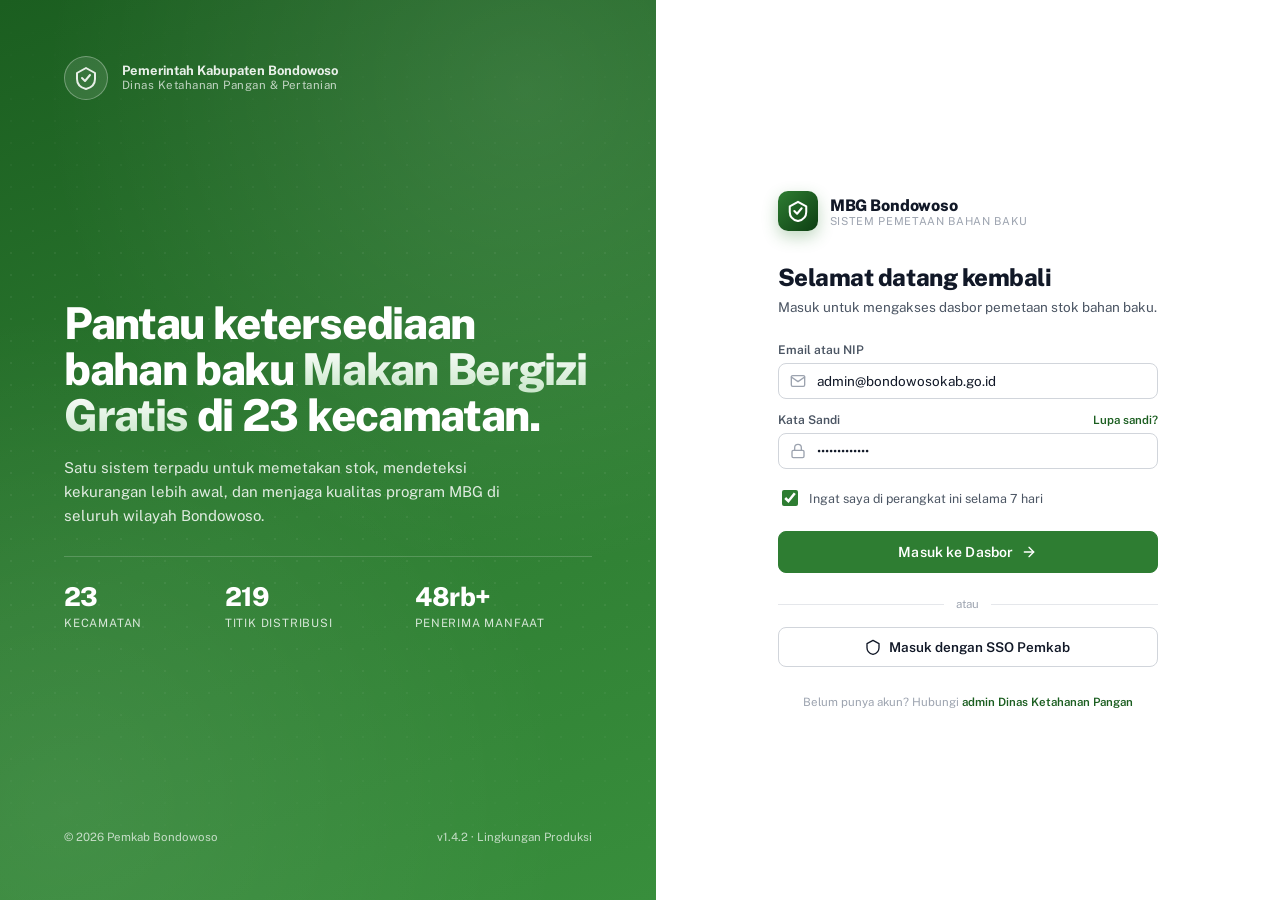
<file: login.html>
<!doctype html>
<html lang="id">
<head>
  <meta charset="utf-8" />
  <title>Login — MBG Bondowoso</title>
  <meta name="viewport" content="width=device-width, initial-scale=1" />
  <link rel="preconnect" href="https://fonts.googleapis.com" />
  <link rel="preconnect" href="https://fonts.gstatic.com" crossorigin />
  <link href="https://fonts.googleapis.com/css2?family=Public+Sans:wght@400;500;600;700;800&display=swap" rel="stylesheet" />
  <link rel="stylesheet" href="assets/styles.css" />
  <style>
    body {
      min-height: 100vh;
      display: grid;
      grid-template-columns: 1.05fr 1fr;
      background: var(--surface);
    }
    @media (max-width: 900px) { body { grid-template-columns: 1fr; } .login-art { display: none; } }

    /* Left: branded panel */
    .login-art {
      position: relative;
      background:
        radial-gradient(circle at 80% 10%, rgba(255,255,255,.10), transparent 50%),
        radial-gradient(circle at 10% 90%, rgba(255,255,255,.08), transparent 50%),
        linear-gradient(160deg, var(--primary-dark) 0%, var(--primary) 55%, #388E3C 100%);
      color: #fff;
      padding: 56px 64px;
      display: flex;
      flex-direction: column;
      justify-content: space-between;
      overflow: hidden;
    }
    .login-art::after {
      content: "";
      position: absolute;
      inset: 0;
      background-image:
        radial-gradient(rgba(255,255,255,.06) 1px, transparent 1px);
      background-size: 22px 22px;
      pointer-events: none;
      mask-image: linear-gradient(180deg, transparent, #000 30%, #000 70%, transparent);
    }
    .login-art > * { position: relative; z-index: 1; }

    .gov-bar {
      display: flex; align-items: center; gap: 14px;
      font-size: 12.5px;
      opacity: .9;
    }
    .gov-bar .seal {
      width: 44px; height: 44px;
      border-radius: 50%;
      background: rgba(255,255,255,.12);
      border: 1.5px solid rgba(255,255,255,.35);
      display: inline-flex; align-items: center; justify-content: center;
      backdrop-filter: blur(8px);
    }
    .gov-bar .seal svg { color: #fff; }
    .gov-bar .lines { display: flex; flex-direction: column; line-height: 1.2; }
    .gov-bar .lines b { font-weight: 700; font-size: 13px; }
    .gov-bar .lines span { opacity: .8; font-size: 11.5px; letter-spacing: 0.04em; }

    .pitch h1 {
      font-size: 44px;
      font-weight: 800;
      line-height: 1.05;
      letter-spacing: -0.03em;
      margin: 0 0 18px;
      max-width: 540px;
    }
    .pitch h1 em {
      font-style: normal;
      background: linear-gradient(180deg, #fff, #C8E6C9);
      -webkit-background-clip: text;
      background-clip: text;
      color: transparent;
    }
    .pitch p {
      font-size: 15px;
      line-height: 1.6;
      opacity: .85;
      max-width: 460px;
      margin: 0 0 28px;
    }

    .stats {
      display: grid;
      grid-template-columns: repeat(3, auto);
      gap: 36px;
      padding-top: 24px;
      border-top: 1px solid rgba(255,255,255,.18);
    }
    .stats .s .v { font-size: 26px; font-weight: 800; letter-spacing: -0.02em; }
    .stats .s .l { font-size: 11.5px; opacity: .8; text-transform: uppercase; letter-spacing: 0.07em; margin-top: 4px; }

    .foot-line {
      display: flex; align-items: center; justify-content: space-between;
      font-size: 11.5px; opacity: .7;
    }

    /* Right: form */
    .login-form {
      display: flex;
      align-items: center;
      justify-content: center;
      padding: 40px;
      background: var(--surface);
    }
    .form-wrap { width: 100%; max-width: 380px; }
    .form-brand {
      display: flex; align-items: center; gap: 12px;
      margin-bottom: 32px;
    }
    .form-brand .brand-mark {
      width: 40px; height: 40px;
      border-radius: 10px;
      background: linear-gradient(135deg, var(--primary), var(--primary-darker));
      display: inline-flex; align-items: center; justify-content: center;
      color: #fff;
      box-shadow: 0 6px 16px rgba(46,125,50,.30);
    }
    .form-brand .t { font-weight: 800; font-size: 16px; letter-spacing: -0.01em; }
    .form-brand .s { font-size: 11px; color: var(--text-muted); text-transform: uppercase; letter-spacing: 0.06em; }

    .form-wrap h2 {
      font-size: 24px;
      font-weight: 800;
      letter-spacing: -0.02em;
      margin: 0 0 8px;
    }
    .form-wrap .lead {
      color: var(--text-secondary);
      font-size: 13.5px;
      margin: 0 0 28px;
    }

    .form-wrap .field { margin-bottom: 14px; }
    .form-wrap .field label {
      display: flex; align-items: center; justify-content: space-between;
    }
    .form-wrap .field label a {
      font-size: 11.5px; color: var(--primary-dark); font-weight: 600;
    }
    .input-with-icon { position: relative; }
    .input-with-icon svg {
      position: absolute; left: 12px; top: 50%; transform: translateY(-50%);
      color: var(--text-muted);
    }
    .input-with-icon .input { padding-left: 38px; }

    .check {
      display: flex; align-items: center; gap: 8px;
      font-size: 12.5px;
      color: var(--text-secondary);
      margin: 18px 0 22px;
      cursor: pointer;
      user-select: none;
    }
    .check input { accent-color: var(--primary); width: 16px; height: 16px; }

    .btn-submit {
      width: 100%;
      justify-content: center;
      padding: 12px;
      font-size: 14px;
      letter-spacing: 0.01em;
    }

    .divider-or {
      display: flex; align-items: center; gap: 12px;
      margin: 24px 0 16px;
      font-size: 11.5px; color: var(--text-muted);
    }
    .divider-or::before, .divider-or::after {
      content: ""; flex: 1; height: 1px; background: var(--border);
    }

    .alt-btn {
      width: 100%; justify-content: center;
      padding: 11px;
    }

    .footnote {
      text-align: center;
      margin-top: 28px;
      font-size: 11.5px;
      color: var(--text-muted);
    }
    .footnote a { color: var(--primary-dark); font-weight: 600; }
  </style>
</head>
<body>

  <!-- Left: branded illustration / context -->
  <div class="login-art">
    <div class="gov-bar">
      <div class="seal">
        <svg width="24" height="24" viewBox="0 0 24 24" fill="none" stroke="currentColor" stroke-width="2" stroke-linecap="round" stroke-linejoin="round">
          <path d="M12 2L3 7v6c0 5 3.8 8.7 9 10 5.2-1.3 9-5 9-10V7l-9-5z"/>
          <path d="M8 12l3 3 5-6"/>
        </svg>
      </div>
      <div class="lines">
        <b>Pemerintah Kabupaten Bondowoso</b>
        <span>Dinas Ketahanan Pangan &amp; Pertanian</span>
      </div>
    </div>

    <div class="pitch">
      <h1>Pantau ketersediaan bahan baku <em>Makan Bergizi Gratis</em> di 23 kecamatan.</h1>
      <p>Satu sistem terpadu untuk memetakan stok, mendeteksi kekurangan lebih awal, dan menjaga kualitas program MBG di seluruh wilayah Bondowoso.</p>

      <div class="stats">
        <div class="s"><div class="v">23</div><div class="l">Kecamatan</div></div>
        <div class="s"><div class="v">219</div><div class="l">Titik Distribusi</div></div>
        <div class="s"><div class="v">48rb+</div><div class="l">Penerima Manfaat</div></div>
      </div>
    </div>

    <div class="foot-line">
      <span>© 2026 Pemkab Bondowoso</span>
      <span>v1.4.2 · Lingkungan Produksi</span>
    </div>
  </div>

  <!-- Right: form -->
  <div class="login-form">
    <div class="form-wrap">
      <div class="form-brand">
        <div class="brand-mark">
          <svg width="22" height="22" viewBox="0 0 24 24" fill="none" stroke="currentColor" stroke-width="2.2" stroke-linecap="round" stroke-linejoin="round">
            <path d="M12 2L3 7v6c0 5 3.8 8.7 9 10 5.2-1.3 9-5 9-10V7l-9-5z"/>
            <path d="M8 12l3 3 5-6"/>
          </svg>
        </div>
        <div>
          <div class="t">MBG Bondowoso</div>
          <div class="s">Sistem Pemetaan Bahan Baku</div>
        </div>
      </div>

      <h2>Selamat datang kembali</h2>
      <p class="lead">Masuk untuk mengakses dasbor pemetaan stok bahan baku.</p>

      <form id="loginForm">
        <div class="field">
          <label for="email">Email atau NIP</label>
          <div class="input-with-icon">
            <svg width="16" height="16" viewBox="0 0 24 24" fill="none" stroke="currentColor" stroke-width="2" stroke-linecap="round" stroke-linejoin="round"><path d="M4 4h16c1.1 0 2 .9 2 2v12c0 1.1-.9 2-2 2H4c-1.1 0-2-.9-2-2V6c0-1.1.9-2 2-2z"/><polyline points="22,6 12,13 2,6"/></svg>
            <input id="email" class="input" type="text" placeholder="admin@bondowosokab.go.id" value="admin@bondowosokab.go.id" />
          </div>
        </div>

        <div class="field">
          <label for="pwd">Kata Sandi <a href="#">Lupa sandi?</a></label>
          <div class="input-with-icon">
            <svg width="16" height="16" viewBox="0 0 24 24" fill="none" stroke="currentColor" stroke-width="2" stroke-linecap="round" stroke-linejoin="round"><rect x="3" y="11" width="18" height="11" rx="2"/><path d="M7 11V7a5 5 0 0 1 10 0v4"/></svg>
            <input id="pwd" class="input" type="password" placeholder="••••••••" value="bondowoso2026" />
          </div>
        </div>

        <label class="check">
          <input type="checkbox" checked />
          Ingat saya di perangkat ini selama 7 hari
        </label>

        <button type="submit" class="btn btn-primary btn-submit">
          Masuk ke Dasbor
          <svg width="16" height="16" viewBox="0 0 24 24" fill="none" stroke="currentColor" stroke-width="2" stroke-linecap="round" stroke-linejoin="round"><line x1="5" y1="12" x2="19" y2="12"/><polyline points="12 5 19 12 12 19"/></svg>
        </button>

        <div class="divider-or">atau</div>

        <button type="button" class="btn btn-outline alt-btn">
          <svg width="16" height="16" viewBox="0 0 24 24" fill="none" stroke="currentColor" stroke-width="2" stroke-linecap="round" stroke-linejoin="round"><path d="M12 2L3 7v6c0 5 3.8 8.7 9 10 5.2-1.3 9-5 9-10V7l-9-5z"/></svg>
          Masuk dengan SSO Pemkab
        </button>
      </form>

      <div class="footnote">
        Belum punya akun? Hubungi <a href="#">admin Dinas Ketahanan Pangan</a>
      </div>
    </div>
  </div>

  <script>
    document.getElementById('loginForm').addEventListener('submit', function(e){
      e.preventDefault();
      window.location.href = 'dashboard.html';
    });
  </script>
</body>
</html>
</file>
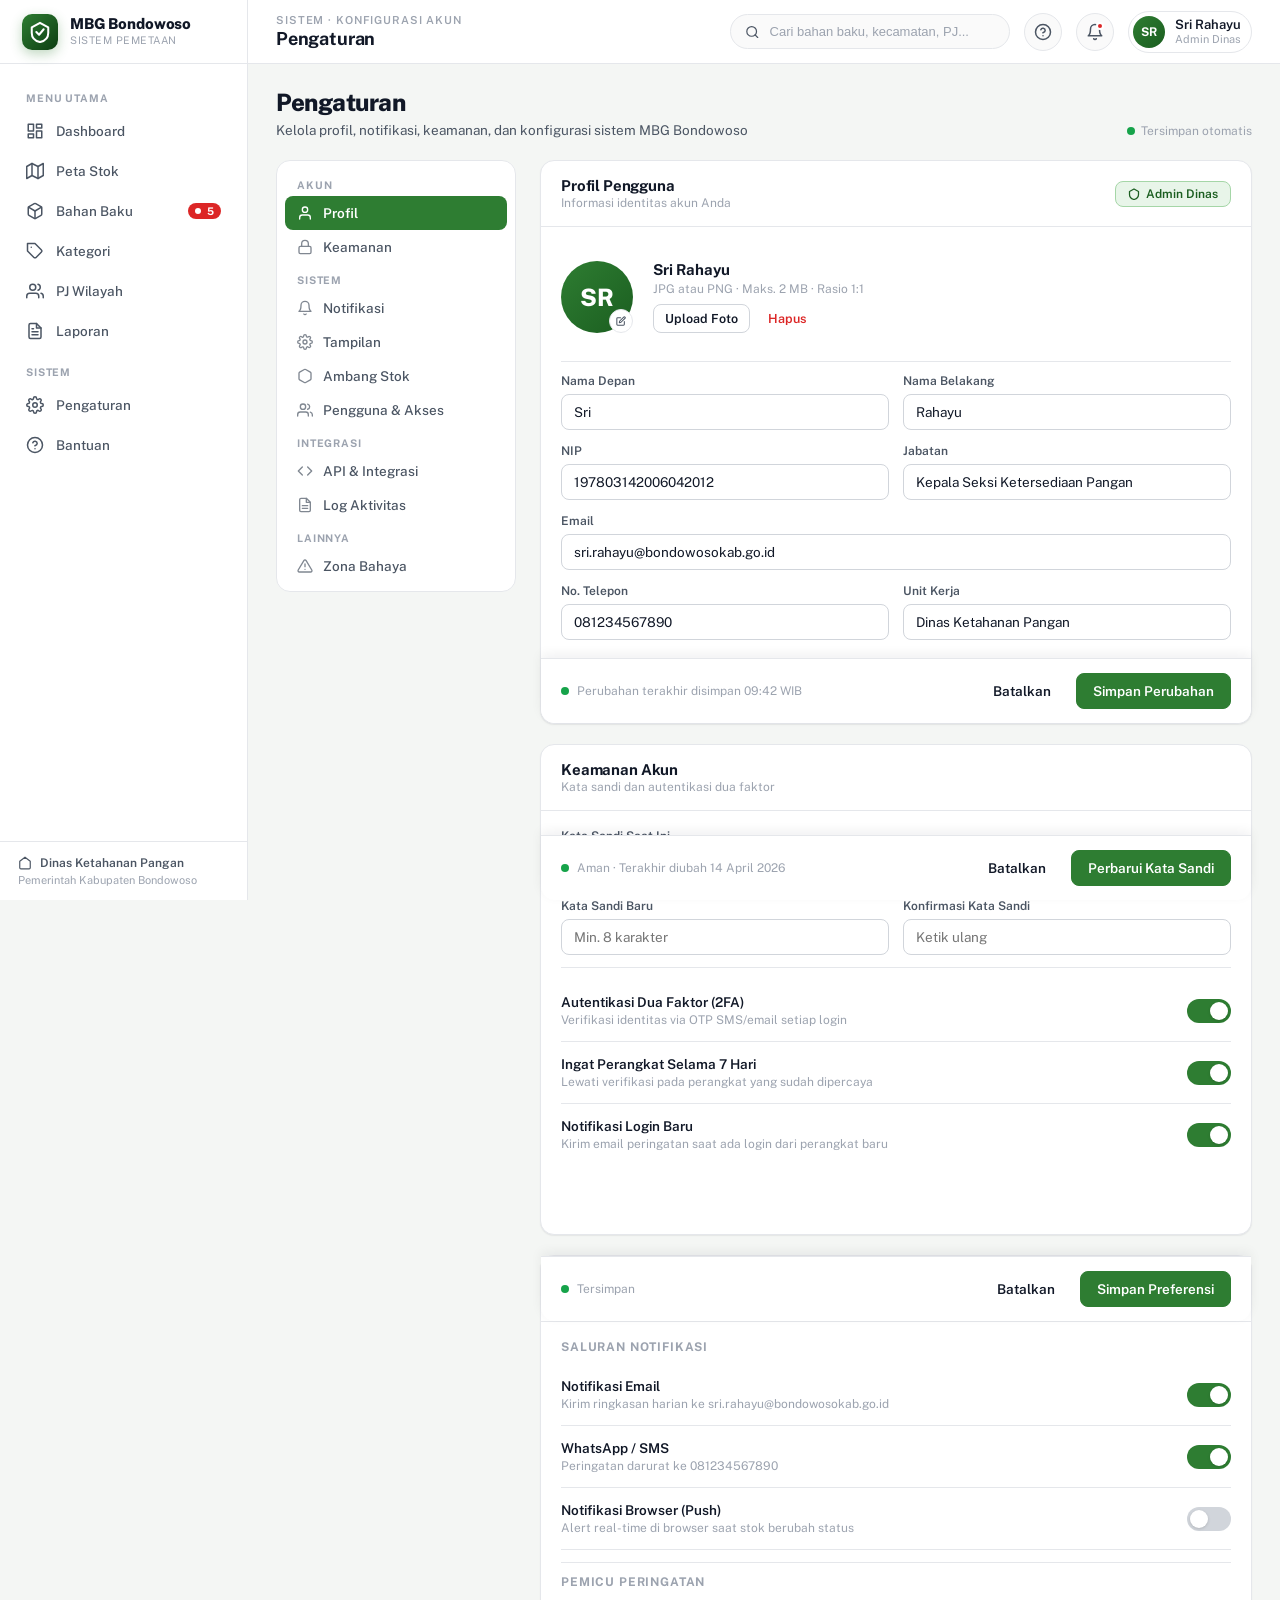
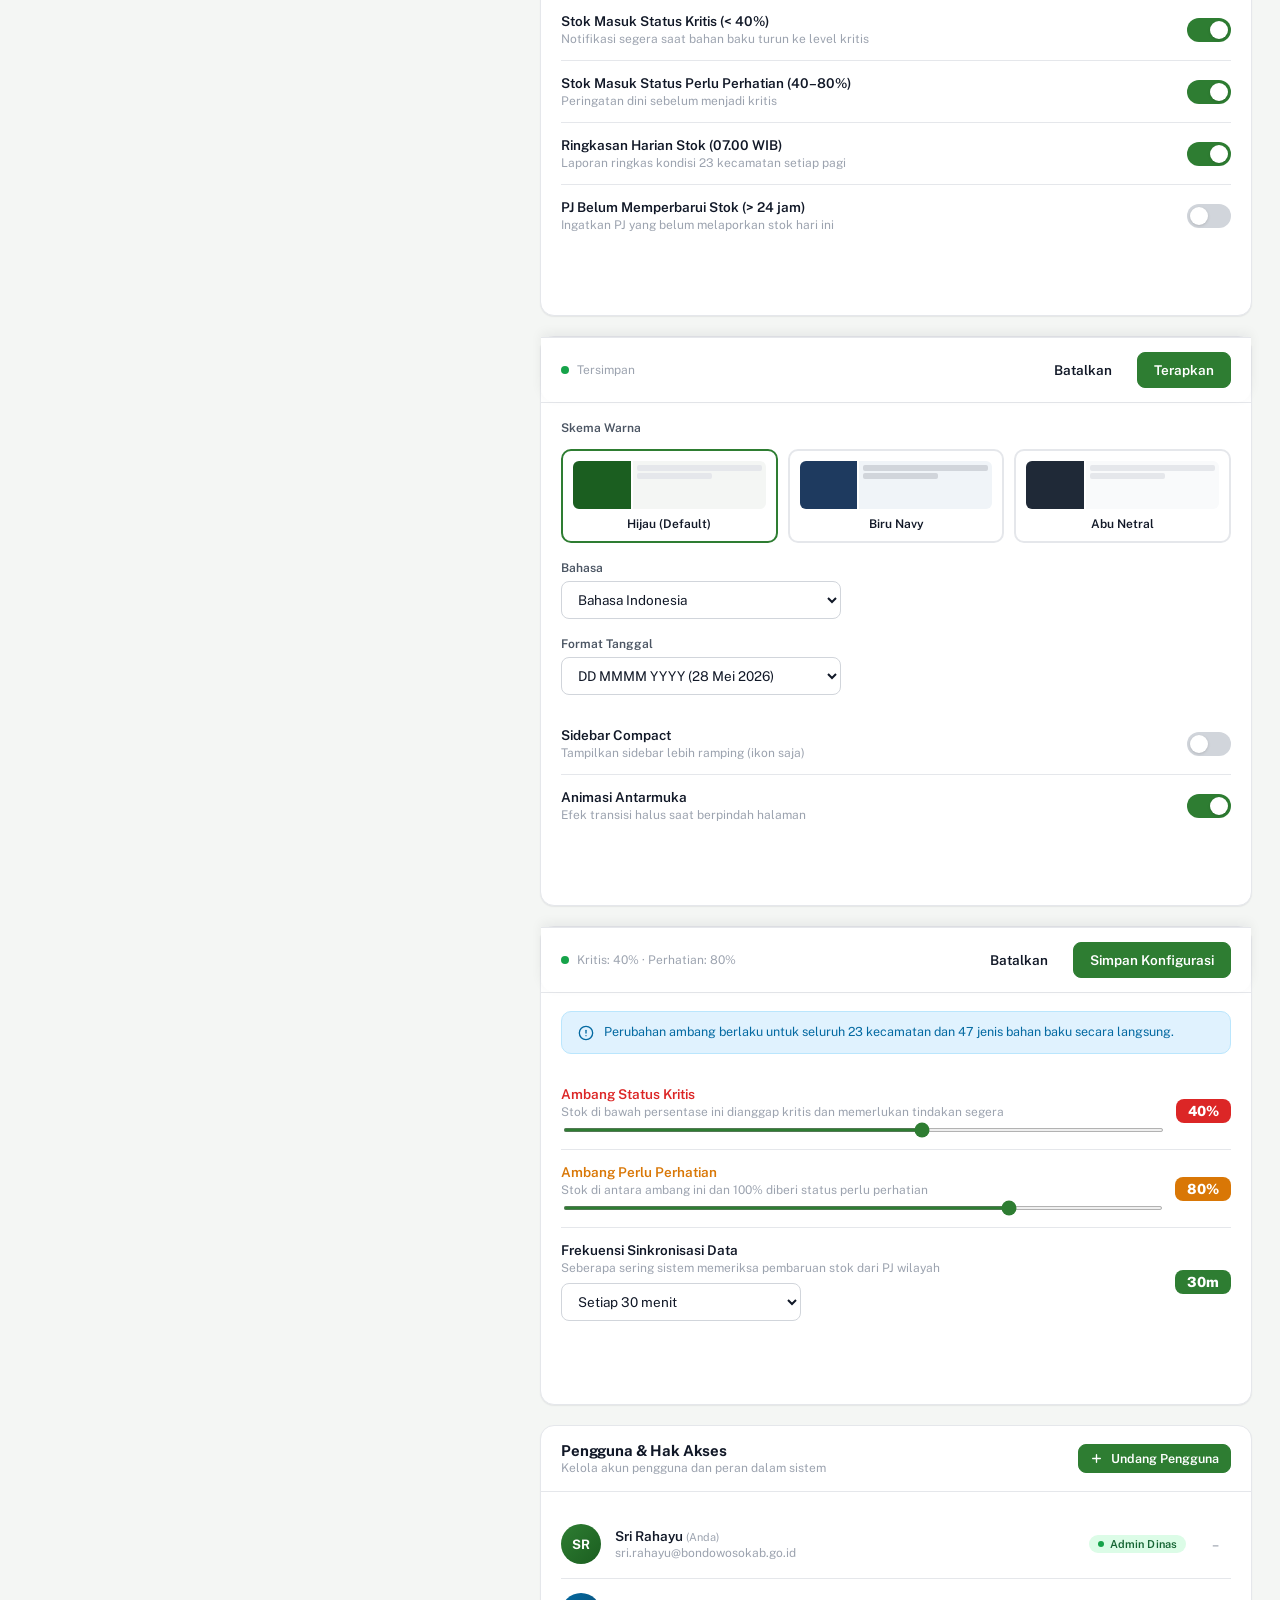
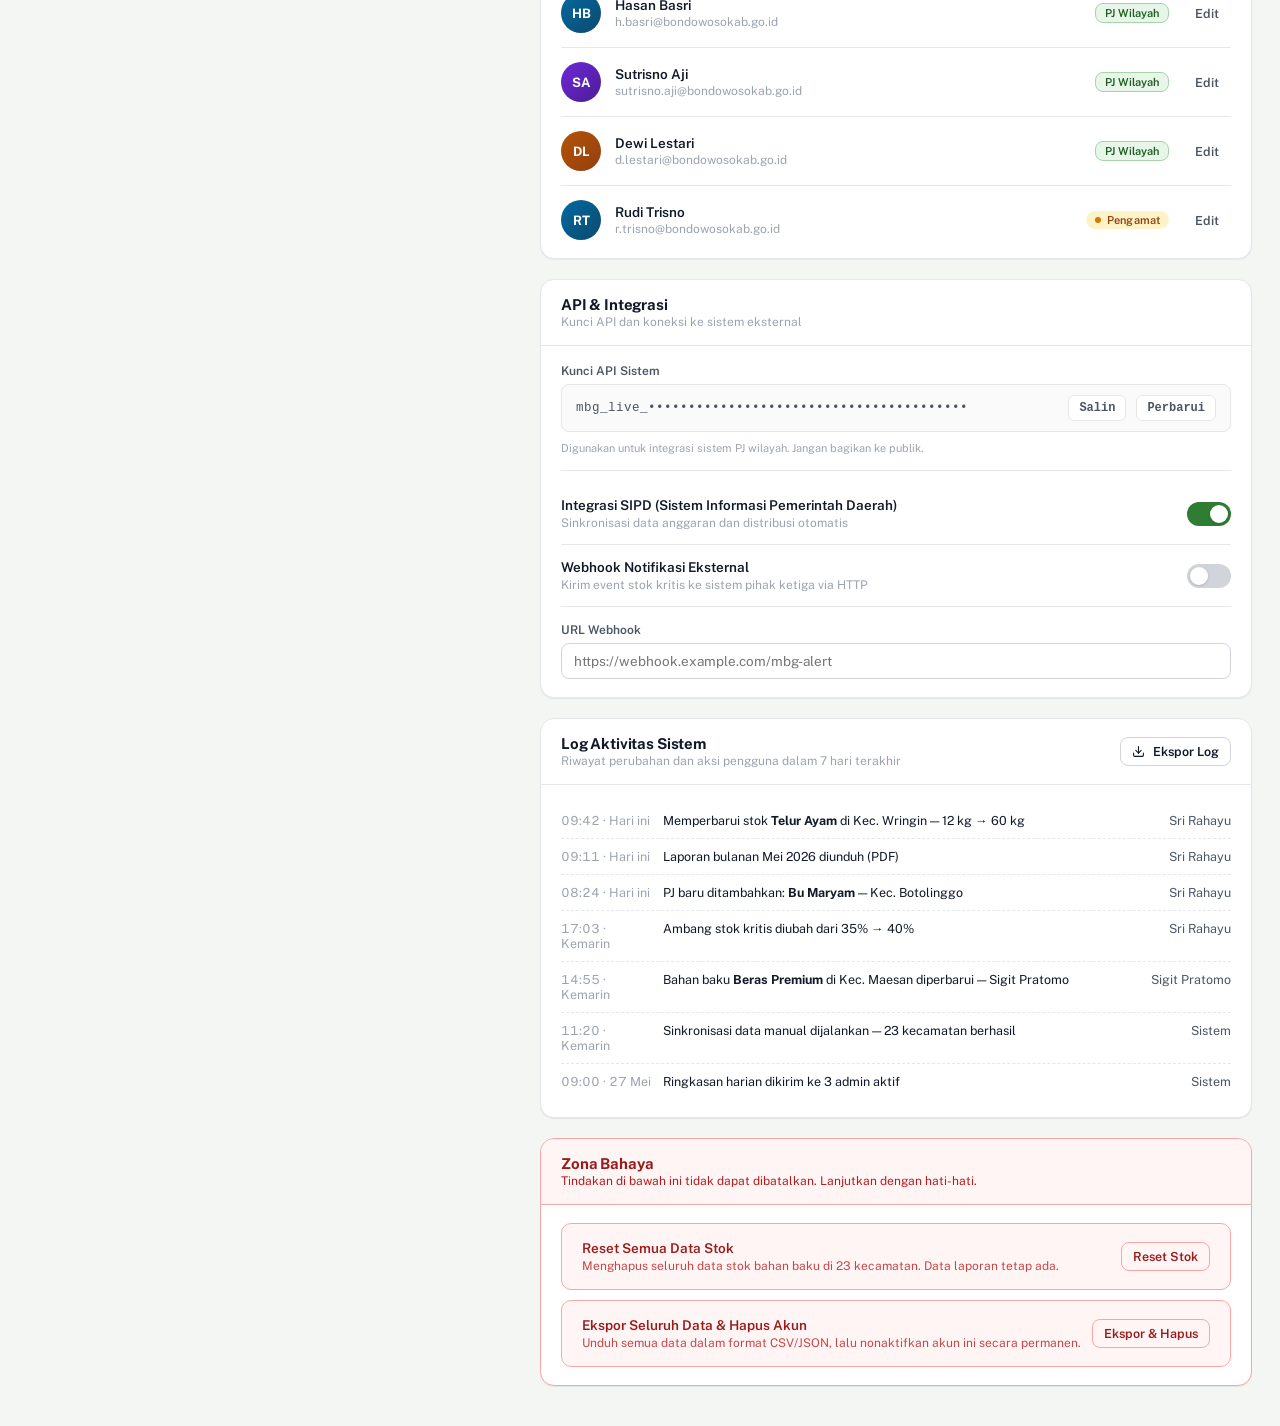
<file: pengaturan.html>
<!doctype html>
<html lang="id">
<head>
  <meta charset="utf-8" />
  <title>Pengaturan — MBG Bondowoso</title>
  <meta name="viewport" content="width=device-width, initial-scale=1" />
  <link rel="preconnect" href="https://fonts.googleapis.com" />
  <link rel="preconnect" href="https://fonts.gstatic.com" crossorigin />
  <link href="https://fonts.googleapis.com/css2?family=Public+Sans:wght@400;500;600;700;800&display=swap" rel="stylesheet" />
  <link rel="stylesheet" href="assets/styles.css" />
  <style>
    /* Two-col settings layout */
    .settings-layout {
      display: grid;
      grid-template-columns: 240px 1fr;
      gap: 24px;
      align-items: start;
    }

    /* Left nav */
    .settings-nav {
      background: var(--surface);
      border: 1px solid var(--border);
      border-radius: var(--radius-lg);
      padding: 8px;
      position: sticky;
      top: calc(var(--topbar-h) + 24px);
    }
    .sn-group {
      font-size: 10.5px;
      letter-spacing: 0.08em;
      text-transform: uppercase;
      font-weight: 700;
      color: var(--text-muted);
      padding: 10px 12px 5px;
    }
    .sn-item {
      display: flex;
      align-items: center;
      gap: 10px;
      padding: 9px 12px;
      border-radius: 8px;
      font-size: 13.5px;
      font-weight: 500;
      color: var(--text-secondary);
      cursor: pointer;
      transition: all .15s;
      text-decoration: none;
    }
    .sn-item:hover { background: var(--primary-50); color: var(--primary-dark); }
    .sn-item.active {
      background: var(--primary);
      color: #fff;
      font-weight: 600;
    }
    .sn-item svg { flex-shrink: 0; opacity: .7; }
    .sn-item.active svg { opacity: 1; }

    /* Right sections */
    .settings-sections { display: flex; flex-direction: column; gap: 20px; }

    /* Section anchor target offset */
    .section-anchor { scroll-margin-top: calc(var(--topbar-h) + 32px); }

    /* Profile avatar upload */
    .avatar-upload {
      display: flex; align-items: center; gap: 20px;
      padding: 16px 0;
    }
    .avatar-big {
      width: 72px; height: 72px;
      border-radius: 50%;
      background: linear-gradient(135deg, var(--primary), var(--primary-dark));
      color: #fff;
      display: inline-flex; align-items: center; justify-content: center;
      font-weight: 800; font-size: 24px;
      flex-shrink: 0;
      position: relative;
    }
    .avatar-big .change-btn {
      position: absolute; bottom: 0; right: 0;
      width: 24px; height: 24px;
      border-radius: 50%;
      background: var(--surface);
      border: 1.5px solid var(--border);
      display: inline-flex; align-items: center; justify-content: center;
      color: var(--text-secondary);
    }
    .avatar-upload .meta { font-size: 12px; color: var(--text-muted); margin-top: 4px; }

    /* 2-col form grid */
    .form-2 {
      display: grid;
      grid-template-columns: 1fr 1fr;
      gap: 14px;
    }
    .form-2 .full { grid-column: 1 / -1; }

    /* Toggle switch */
    .toggle-row {
      display: flex; align-items: center; justify-content: space-between;
      padding: 14px 0;
      border-bottom: 1px solid var(--border);
    }
    .toggle-row:last-child { border-bottom: 0; padding-bottom: 0; }
    .toggle-row .lhs {}
    .toggle-row .ttl { font-size: 13.5px; font-weight: 600; }
    .toggle-row .sub { font-size: 12px; color: var(--text-muted); margin-top: 3px; }

    .toggle {
      position: relative;
      width: 44px; height: 24px;
      flex-shrink: 0;
    }
    .toggle input { opacity: 0; width: 0; height: 0; }
    .toggle .slider {
      position: absolute; inset: 0;
      background: var(--border-strong);
      border-radius: 999px;
      transition: background .2s;
      cursor: pointer;
    }
    .toggle .slider::before {
      content: "";
      position: absolute;
      width: 18px; height: 18px;
      left: 3px; top: 3px;
      background: #fff;
      border-radius: 50%;
      transition: transform .2s;
      box-shadow: 0 1px 3px rgba(0,0,0,.15);
    }
    .toggle input:checked + .slider { background: var(--primary); }
    .toggle input:checked + .slider::before { transform: translateX(20px); }

    /* Threshold slider */
    .threshold-row {
      display: grid;
      grid-template-columns: 1fr auto;
      gap: 14px;
      align-items: center;
      padding: 14px 0;
      border-bottom: 1px solid var(--border);
    }
    .threshold-row:last-child { border: 0; padding-bottom: 0; }
    .threshold-row .lbl { font-size: 13.5px; font-weight: 600; }
    .threshold-row .sub { font-size: 12px; color: var(--text-muted); margin-top: 3px; }
    .threshold-val {
      background: var(--primary);
      color: #fff;
      font-weight: 800;
      font-size: 14px;
      border-radius: 8px;
      padding: 4px 12px;
      min-width: 52px;
      text-align: center;
    }
    input[type=range] {
      width: 100%;
      accent-color: var(--primary);
      height: 4px;
      margin-top: 8px;
    }

    /* Role badge */
    .role-badge {
      display: inline-flex; align-items: center; gap: 6px;
      background: var(--primary-50);
      border: 1px solid var(--primary-200);
      border-radius: 8px;
      padding: 5px 12px;
      font-size: 12px;
      font-weight: 600;
      color: var(--primary-dark);
    }

    /* User list */
    .user-row {
      display: grid;
      grid-template-columns: 40px 1fr auto auto;
      gap: 14px;
      align-items: center;
      padding: 14px 0;
      border-bottom: 1px solid var(--border);
    }
    .user-row:last-child { border: 0; padding-bottom: 0; }
    .user-av {
      width: 40px; height: 40px;
      border-radius: 50%;
      display: inline-flex; align-items: center; justify-content: center;
      font-weight: 700; font-size: 13px;
      color: #fff;
      flex-shrink: 0;
    }
    .user-row .nm { font-size: 13.5px; font-weight: 600; }
    .user-row .em { font-size: 12px; color: var(--text-muted); margin-top: 2px; }

    /* Danger zone */
    .danger-row {
      display: flex; align-items: center; justify-content: space-between;
      padding: 16px 20px;
      border: 1px solid #FCA5A5;
      border-radius: 10px;
      margin-bottom: 10px;
      background: #FFF5F5;
    }
    .danger-row:last-child { margin-bottom: 0; }
    .danger-row .ttl { font-size: 13.5px; font-weight: 600; color: #991B1B; }
    .danger-row .sub { font-size: 12px; color: #B91C1C; margin-top: 3px; opacity: .8; }

    /* Save bar */
    .save-bar {
      position: sticky;
      bottom: 0;
      background: var(--surface);
      border-top: 1px solid var(--border);
      padding: 14px 20px;
      display: flex;
      align-items: center;
      justify-content: space-between;
      border-radius: 0 0 var(--radius-lg) var(--radius-lg);
      z-index: 10;
      box-shadow: 0 -4px 12px rgba(15,23,42,.06);
    }
    .save-bar .meta { font-size: 12px; color: var(--text-muted); display: flex; align-items: center; gap: 8px; }
    .save-bar .dot-saved { width: 8px; height: 8px; border-radius: 50%; background: var(--aman); }

    /* Color scheme picker */
    .scheme-opts {
      display: flex; gap: 10px; margin-top: 8px;
    }
    .scheme-opt {
      flex: 1;
      border: 2px solid var(--border);
      border-radius: 10px;
      padding: 10px;
      cursor: pointer;
      transition: border-color .15s;
      text-align: center;
    }
    .scheme-opt.selected { border-color: var(--primary); }
    .scheme-preview {
      height: 48px;
      border-radius: 6px;
      margin-bottom: 8px;
      display: grid;
      grid-template-columns: 30% 1fr;
      overflow: hidden;
      gap: 2px;
    }
    .scheme-opt .lbl { font-size: 12px; font-weight: 600; }

    /* API key row */
    .api-row {
      display: flex; align-items: center; gap: 10px;
      background: var(--surface-2);
      border: 1px solid var(--border);
      border-radius: 8px;
      padding: 10px 14px;
      font-family: 'SF Mono', 'Fira Code', monospace;
      font-size: 12.5px;
      color: var(--text-secondary);
    }
    .api-row .key { flex: 1; letter-spacing: 0.04em; }
    .api-row button {
      border: 1px solid var(--border);
      background: var(--surface);
      border-radius: 6px;
      padding: 5px 10px;
      font-size: 12px;
      font-weight: 600;
      color: var(--text-secondary);
      transition: all .15s;
    }
    .api-row button:hover { background: var(--primary-50); border-color: var(--primary-200); color: var(--primary-dark); }

    /* Log list */
    .log-item {
      display: grid;
      grid-template-columns: 90px 1fr 120px;
      gap: 12px;
      padding: 10px 0;
      border-bottom: 1px dashed var(--border);
      font-size: 12.5px;
    }
    .log-item:last-child { border: 0; }
    .log-item .time { color: var(--text-muted); font-feature-settings: "tnum"; }
    .log-item .action { color: var(--text); }
    .log-item .by { color: var(--text-secondary); text-align: right; }
  </style>
</head>
<body>

  <main class="app">
    <div class="main">

      <div class="page-header">
        <div>
          <h1>Pengaturan</h1>
          <p>Kelola profil, notifikasi, keamanan, dan konfigurasi sistem MBG Bondowoso</p>
        </div>
        <div class="actions">
          <span style="font-size:12px; color:var(--text-muted); display:flex; align-items:center; gap:6px;">
            <span style="width:8px; height:8px; border-radius:50%; background:var(--aman); display:inline-block;"></span>
            Tersimpan otomatis
          </span>
        </div>
      </div>

      <div class="settings-layout">

        <!-- Left nav -->
        <nav class="settings-nav">
          <div class="sn-group">Akun</div>
          <a class="sn-item active" href="#profil">
            <svg width="16" height="16" viewBox="0 0 24 24" fill="none" stroke="currentColor" stroke-width="2" stroke-linecap="round" stroke-linejoin="round"><path d="M20 21v-2a4 4 0 0 0-4-4H8a4 4 0 0 0-4 4v2"/><circle cx="12" cy="7" r="4"/></svg>
            Profil
          </a>
          <a class="sn-item" href="#keamanan">
            <svg width="16" height="16" viewBox="0 0 24 24" fill="none" stroke="currentColor" stroke-width="2" stroke-linecap="round" stroke-linejoin="round"><rect x="3" y="11" width="18" height="11" rx="2"/><path d="M7 11V7a5 5 0 0 1 10 0v4"/></svg>
            Keamanan
          </a>
          <div class="sn-group">Sistem</div>
          <a class="sn-item" href="#notifikasi">
            <svg width="16" height="16" viewBox="0 0 24 24" fill="none" stroke="currentColor" stroke-width="2" stroke-linecap="round" stroke-linejoin="round"><path d="M18 8A6 6 0 0 0 6 8c0 7-3 9-3 9h18s-3-2-3-9"/><path d="M13.73 21a2 2 0 0 1-3.46 0"/></svg>
            Notifikasi
          </a>
          <a class="sn-item" href="#tampilan">
            <svg width="16" height="16" viewBox="0 0 24 24" fill="none" stroke="currentColor" stroke-width="2" stroke-linecap="round" stroke-linejoin="round"><circle cx="12" cy="12" r="3"/><path d="M19.4 15a1.65 1.65 0 0 0 .33 1.82l.06.06a2 2 0 0 1-2.83 2.83l-.06-.06a1.65 1.65 0 0 0-1.82-.33 1.65 1.65 0 0 0-1 1.51V21a2 2 0 0 1-4 0v-.09A1.65 1.65 0 0 0 9 19.4a1.65 1.65 0 0 0-1.82.33l-.06.06a2 2 0 0 1-2.83-2.83l.06-.06A1.65 1.65 0 0 0 4.68 15a1.65 1.65 0 0 0-1.51-1H3a2 2 0 0 1 0-4h.09A1.65 1.65 0 0 0 4.6 9a1.65 1.65 0 0 0-.33-1.82l-.06-.06a2 2 0 0 1 2.83-2.83l.06.06A1.65 1.65 0 0 0 9 4.68a1.65 1.65 0 0 0 1-1.51V3a2 2 0 0 1 4 0v.09a1.65 1.65 0 0 0 1 1.51 1.65 1.65 0 0 0 1.82-.33l.06-.06a2 2 0 0 1 2.83 2.83l-.06.06A1.65 1.65 0 0 0 19.4 9a1.65 1.65 0 0 0 1.51 1H21a2 2 0 0 1 0 4h-.09a1.65 1.65 0 0 0-1.51 1z"/></svg>
            Tampilan
          </a>
          <a class="sn-item" href="#stok">
            <svg width="16" height="16" viewBox="0 0 24 24" fill="none" stroke="currentColor" stroke-width="2" stroke-linecap="round" stroke-linejoin="round"><path d="M21 16V8a2 2 0 0 0-1-1.73l-7-4a2 2 0 0 0-2 0l-7 4A2 2 0 0 0 3 8v8a2 2 0 0 0 1 1.73l7 4a2 2 0 0 0 2 0l7-4A2 2 0 0 0 21 16z"/></svg>
            Ambang Stok
          </a>
          <a class="sn-item" href="#pengguna">
            <svg width="16" height="16" viewBox="0 0 24 24" fill="none" stroke="currentColor" stroke-width="2" stroke-linecap="round" stroke-linejoin="round"><path d="M17 21v-2a4 4 0 0 0-4-4H5a4 4 0 0 0-4 4v2"/><circle cx="9" cy="7" r="4"/><path d="M23 21v-2a4 4 0 0 0-3-3.87"/><path d="M16 3.13a4 4 0 0 1 0 7.75"/></svg>
            Pengguna & Akses
          </a>
          <div class="sn-group">Integrasi</div>
          <a class="sn-item" href="#api">
            <svg width="16" height="16" viewBox="0 0 24 24" fill="none" stroke="currentColor" stroke-width="2" stroke-linecap="round" stroke-linejoin="round"><polyline points="16 18 22 12 16 6"/><polyline points="8 6 2 12 8 18"/></svg>
            API & Integrasi
          </a>
          <a class="sn-item" href="#log">
            <svg width="16" height="16" viewBox="0 0 24 24" fill="none" stroke="currentColor" stroke-width="2" stroke-linecap="round" stroke-linejoin="round"><path d="M14 2H6a2 2 0 0 0-2 2v16a2 2 0 0 0 2 2h12a2 2 0 0 0 2-2V8z"/><polyline points="14 2 14 8 20 8"/><line x1="16" y1="13" x2="8" y2="13"/><line x1="16" y1="17" x2="8" y2="17"/></svg>
            Log Aktivitas
          </a>
          <div class="sn-group">Lainnya</div>
          <a class="sn-item" href="#danger">
            <svg width="16" height="16" viewBox="0 0 24 24" fill="none" stroke="currentColor" stroke-width="2" stroke-linecap="round" stroke-linejoin="round"><path d="M10.29 3.86L1.82 18a2 2 0 0 0 1.71 3h16.94a2 2 0 0 0 1.71-3L13.71 3.86a2 2 0 0 0-3.42 0z"/><line x1="12" y1="9" x2="12" y2="13"/><line x1="12" y1="17" x2="12.01" y2="17"/></svg>
            Zona Bahaya
          </a>
        </nav>

        <!-- Right sections -->
        <div class="settings-sections">

          <!-- ===== Profil ===== -->
          <div class="card section-anchor" id="profil">
            <div class="card-h">
              <div>
                <h3>Profil Pengguna</h3>
                <div class="sub">Informasi identitas akun Anda</div>
              </div>
              <span class="role-badge">
                <svg width="12" height="12" viewBox="0 0 24 24" fill="none" stroke="currentColor" stroke-width="2.5" stroke-linecap="round" stroke-linejoin="round"><path d="M12 2L3 7v6c0 5 3.8 8.7 9 10 5.2-1.3 9-5 9-10V7l-9-5z"/></svg>
                Admin Dinas
              </span>
            </div>
            <div class="card-body">
              <div class="avatar-upload">
                <div class="avatar-big">
                  SR
                  <button class="change-btn" title="Ganti foto">
                    <svg width="12" height="12" viewBox="0 0 24 24" fill="none" stroke="currentColor" stroke-width="2.5" stroke-linecap="round" stroke-linejoin="round"><path d="M11 4H4a2 2 0 0 0-2 2v14a2 2 0 0 0 2 2h14a2 2 0 0 0 2-2v-7"/><path d="M18.5 2.5a2.121 2.121 0 0 1 3 3L12 15l-4 1 1-4 9.5-9.5z"/></svg>
                  </button>
                </div>
                <div>
                  <div style="font-weight:700; font-size:15px;">Sri Rahayu</div>
                  <div class="meta">JPG atau PNG · Maks. 2 MB · Rasio 1:1</div>
                  <div style="display:flex; gap:6px; margin-top:8px;">
                    <button class="btn btn-outline btn-sm">Upload Foto</button>
                    <button class="btn btn-ghost btn-sm" style="color:var(--kritis);">Hapus</button>
                  </div>
                </div>
              </div>

              <hr class="divider" />

              <div class="form-2">
                <div class="field">
                  <label>Nama Depan</label>
                  <input class="input" value="Sri" />
                </div>
                <div class="field">
                  <label>Nama Belakang</label>
                  <input class="input" value="Rahayu" />
                </div>
                <div class="field">
                  <label>NIP</label>
                  <input class="input" value="197803142006042012" />
                </div>
                <div class="field">
                  <label>Jabatan</label>
                  <input class="input" value="Kepala Seksi Ketersediaan Pangan" />
                </div>
                <div class="field full">
                  <label>Email</label>
                  <input class="input" type="email" value="sri.rahayu@bondowosokab.go.id" />
                </div>
                <div class="field">
                  <label>No. Telepon</label>
                  <input class="input" value="081234567890" />
                </div>
                <div class="field">
                  <label>Unit Kerja</label>
                  <input class="input" value="Dinas Ketahanan Pangan" />
                </div>
              </div>
            </div>
            <div class="save-bar">
              <span class="meta"><span class="dot-saved"></span> Perubahan terakhir disimpan 09:42 WIB</span>
              <div style="display:flex; gap:8px;">
                <button class="btn">Batalkan</button>
                <button class="btn btn-primary">Simpan Perubahan</button>
              </div>
            </div>
          </div>

          <!-- ===== Keamanan ===== -->
          <div class="card section-anchor" id="keamanan">
            <div class="card-h">
              <div>
                <h3>Keamanan Akun</h3>
                <div class="sub">Kata sandi dan autentikasi dua faktor</div>
              </div>
            </div>
            <div class="card-body">
              <div class="form-2">
                <div class="field full">
                  <label>Kata Sandi Saat Ini</label>
                  <input class="input" type="password" placeholder="••••••••" />
                </div>
                <div class="field">
                  <label>Kata Sandi Baru</label>
                  <input class="input" type="password" placeholder="Min. 8 karakter" />
                </div>
                <div class="field">
                  <label>Konfirmasi Kata Sandi</label>
                  <input class="input" type="password" placeholder="Ketik ulang" />
                </div>
              </div>

              <hr class="divider" />

              <div class="toggle-row">
                <div class="lhs">
                  <div class="ttl">Autentikasi Dua Faktor (2FA)</div>
                  <div class="sub">Verifikasi identitas via OTP SMS/email setiap login</div>
                </div>
                <label class="toggle"><input type="checkbox" checked /><span class="slider"></span></label>
              </div>
              <div class="toggle-row">
                <div class="lhs">
                  <div class="ttl">Ingat Perangkat Selama 7 Hari</div>
                  <div class="sub">Lewati verifikasi pada perangkat yang sudah dipercaya</div>
                </div>
                <label class="toggle"><input type="checkbox" checked /><span class="slider"></span></label>
              </div>
              <div class="toggle-row">
                <div class="lhs">
                  <div class="ttl">Notifikasi Login Baru</div>
                  <div class="sub">Kirim email peringatan saat ada login dari perangkat baru</div>
                </div>
                <label class="toggle"><input type="checkbox" checked /><span class="slider"></span></label>
              </div>
            </div>
            <div class="save-bar">
              <span class="meta"><span class="dot-saved"></span> Aman · Terakhir diubah 14 April 2026</span>
              <div style="display:flex; gap:8px;">
                <button class="btn">Batalkan</button>
                <button class="btn btn-primary">Perbarui Kata Sandi</button>
              </div>
            </div>
          </div>

          <!-- ===== Notifikasi ===== -->
          <div class="card section-anchor" id="notifikasi">
            <div class="card-h">
              <div>
                <h3>Notifikasi & Peringatan</h3>
                <div class="sub">Atur kapan dan bagaimana sistem mengirim alert stok</div>
              </div>
            </div>
            <div class="card-body">
              <div style="font-size:12px; font-weight:700; color:var(--text-muted); text-transform:uppercase; letter-spacing:0.07em; margin-bottom:10px;">Saluran Notifikasi</div>
              <div class="toggle-row">
                <div class="lhs">
                  <div class="ttl">Notifikasi Email</div>
                  <div class="sub">Kirim ringkasan harian ke sri.rahayu@bondowosokab.go.id</div>
                </div>
                <label class="toggle"><input type="checkbox" checked /><span class="slider"></span></label>
              </div>
              <div class="toggle-row">
                <div class="lhs">
                  <div class="ttl">WhatsApp / SMS</div>
                  <div class="sub">Peringatan darurat ke 081234567890</div>
                </div>
                <label class="toggle"><input type="checkbox" checked /><span class="slider"></span></label>
              </div>
              <div class="toggle-row">
                <div class="lhs">
                  <div class="ttl">Notifikasi Browser (Push)</div>
                  <div class="sub">Alert real-time di browser saat stok berubah status</div>
                </div>
                <label class="toggle"><input type="checkbox" /><span class="slider"></span></label>
              </div>

              <hr class="divider" />
              <div style="font-size:12px; font-weight:700; color:var(--text-muted); text-transform:uppercase; letter-spacing:0.07em; margin-bottom:10px;">Pemicu Peringatan</div>

              <div class="toggle-row">
                <div class="lhs">
                  <div class="ttl">Stok Masuk Status Kritis (&lt; 40%)</div>
                  <div class="sub">Notifikasi segera saat bahan baku turun ke level kritis</div>
                </div>
                <label class="toggle"><input type="checkbox" checked /><span class="slider"></span></label>
              </div>
              <div class="toggle-row">
                <div class="lhs">
                  <div class="ttl">Stok Masuk Status Perlu Perhatian (40–80%)</div>
                  <div class="sub">Peringatan dini sebelum menjadi kritis</div>
                </div>
                <label class="toggle"><input type="checkbox" checked /><span class="slider"></span></label>
              </div>
              <div class="toggle-row">
                <div class="lhs">
                  <div class="ttl">Ringkasan Harian Stok (07.00 WIB)</div>
                  <div class="sub">Laporan ringkas kondisi 23 kecamatan setiap pagi</div>
                </div>
                <label class="toggle"><input type="checkbox" checked /><span class="slider"></span></label>
              </div>
              <div class="toggle-row">
                <div class="lhs">
                  <div class="ttl">PJ Belum Memperbarui Stok (> 24 jam)</div>
                  <div class="sub">Ingatkan PJ yang belum melaporkan stok hari ini</div>
                </div>
                <label class="toggle"><input type="checkbox" /><span class="slider"></span></label>
              </div>
            </div>
            <div class="save-bar">
              <span class="meta"><span class="dot-saved"></span> Tersimpan</span>
              <div style="display:flex; gap:8px;">
                <button class="btn">Batalkan</button>
                <button class="btn btn-primary">Simpan Preferensi</button>
              </div>
            </div>
          </div>

          <!-- ===== Tampilan ===== -->
          <div class="card section-anchor" id="tampilan">
            <div class="card-h">
              <div>
                <h3>Tampilan & Bahasa</h3>
                <div class="sub">Sesuaikan tampilan antarmuka sistem</div>
              </div>
            </div>
            <div class="card-body">
              <div class="field" style="margin-bottom: 18px;">
                <label>Skema Warna</label>
                <div class="scheme-opts">
                  <div class="scheme-opt selected">
                    <div class="scheme-preview">
                      <div style="background:#1B5E20;"></div>
                      <div style="background:#F4F6F4; display:flex; flex-direction:column; gap:2px; padding:4px;">
                        <div style="height:6px; background:#E5E7EB; border-radius:2px;"></div>
                        <div style="height:6px; background:#E5E7EB; border-radius:2px; width:60%;"></div>
                      </div>
                    </div>
                    <div class="lbl">Hijau (Default)</div>
                  </div>
                  <div class="scheme-opt">
                    <div class="scheme-preview">
                      <div style="background:#1E3A5F;"></div>
                      <div style="background:#F0F4F8; display:flex; flex-direction:column; gap:2px; padding:4px;">
                        <div style="height:6px; background:#D1D5DB; border-radius:2px;"></div>
                        <div style="height:6px; background:#D1D5DB; border-radius:2px; width:60%;"></div>
                      </div>
                    </div>
                    <div class="lbl">Biru Navy</div>
                  </div>
                  <div class="scheme-opt">
                    <div class="scheme-preview">
                      <div style="background:#1F2937;"></div>
                      <div style="background:#F9FAFB; display:flex; flex-direction:column; gap:2px; padding:4px;">
                        <div style="height:6px; background:#E5E7EB; border-radius:2px;"></div>
                        <div style="height:6px; background:#E5E7EB; border-radius:2px; width:60%;"></div>
                      </div>
                    </div>
                    <div class="lbl">Abu Netral</div>
                  </div>
                </div>
              </div>

              <div class="field" style="margin-bottom: 18px;">
                <label>Bahasa</label>
                <select class="input" style="max-width:280px;">
                  <option selected>Bahasa Indonesia</option>
                  <option>English</option>
                </select>
              </div>

              <div class="field" style="margin-bottom: 18px;">
                <label>Format Tanggal</label>
                <select class="input" style="max-width:280px;">
                  <option selected>DD MMMM YYYY (28 Mei 2026)</option>
                  <option>DD/MM/YYYY (28/05/2026)</option>
                  <option>YYYY-MM-DD (2026-05-28)</option>
                </select>
              </div>

              <div class="toggle-row">
                <div class="lhs">
                  <div class="ttl">Sidebar Compact</div>
                  <div class="sub">Tampilkan sidebar lebih ramping (ikon saja)</div>
                </div>
                <label class="toggle"><input type="checkbox" /><span class="slider"></span></label>
              </div>
              <div class="toggle-row">
                <div class="lhs">
                  <div class="ttl">Animasi Antarmuka</div>
                  <div class="sub">Efek transisi halus saat berpindah halaman</div>
                </div>
                <label class="toggle"><input type="checkbox" checked /><span class="slider"></span></label>
              </div>
            </div>
            <div class="save-bar">
              <span class="meta"><span class="dot-saved"></span> Tersimpan</span>
              <div style="display:flex; gap:8px;">
                <button class="btn">Batalkan</button>
                <button class="btn btn-primary">Terapkan</button>
              </div>
            </div>
          </div>

          <!-- ===== Ambang Stok ===== -->
          <div class="card section-anchor" id="stok">
            <div class="card-h">
              <div>
                <h3>Konfigurasi Ambang Stok</h3>
                <div class="sub">Atur batas persentase untuk penentuan status stok otomatis</div>
              </div>
            </div>
            <div class="card-body">
              <div style="background: var(--info-bg); border: 1px solid #BAE6FD; border-radius: 10px; padding: 12px 16px; font-size: 12.5px; color: var(--info); margin-bottom: 18px; display: flex; gap: 10px;">
                <svg width="16" height="16" viewBox="0 0 24 24" fill="none" stroke="currentColor" stroke-width="2" stroke-linecap="round" stroke-linejoin="round" style="flex-shrink:0; margin-top:1px;"><circle cx="12" cy="12" r="10"/><line x1="12" y1="8" x2="12" y2="12"/><line x1="12" y1="16" x2="12.01" y2="16"/></svg>
                <span>Perubahan ambang berlaku untuk seluruh 23 kecamatan dan 47 jenis bahan baku secara langsung.</span>
              </div>

              <div class="threshold-row">
                <div>
                  <div class="lbl" style="color: var(--kritis);">Ambang Status Kritis</div>
                  <div class="sub">Stok di bawah persentase ini dianggap kritis dan memerlukan tindakan segera</div>
                  <input type="range" min="10" max="60" value="40" id="kritisSlider" />
                </div>
                <div class="threshold-val" id="kritisVal" style="background: var(--kritis);">40%</div>
              </div>

              <div class="threshold-row">
                <div>
                  <div class="lbl" style="color: var(--perhatian);">Ambang Perlu Perhatian</div>
                  <div class="sub">Stok di antara ambang ini dan 100% diberi status perlu perhatian</div>
                  <input type="range" min="50" max="90" value="80" id="perhatianSlider" />
                </div>
                <div class="threshold-val" id="perhatianVal" style="background: var(--perhatian);">80%</div>
              </div>

              <div class="threshold-row">
                <div>
                  <div class="lbl">Frekuensi Sinkronisasi Data</div>
                  <div class="sub">Seberapa sering sistem memeriksa pembaruan stok dari PJ wilayah</div>
                  <select class="input" style="max-width:240px; margin-top:8px;">
                    <option>Setiap 15 menit</option>
                    <option selected>Setiap 30 menit</option>
                    <option>Setiap 1 jam</option>
                    <option>Manual saja</option>
                  </select>
                </div>
                <div class="threshold-val" style="background: var(--primary);">30m</div>
              </div>
            </div>
            <div class="save-bar">
              <span class="meta"><span class="dot-saved"></span> Kritis: 40% · Perhatian: 80%</span>
              <div style="display:flex; gap:8px;">
                <button class="btn">Batalkan</button>
                <button class="btn btn-primary">Simpan Konfigurasi</button>
              </div>
            </div>
          </div>

          <!-- ===== Pengguna & Akses ===== -->
          <div class="card section-anchor" id="pengguna">
            <div class="card-h">
              <div>
                <h3>Pengguna & Hak Akses</h3>
                <div class="sub">Kelola akun pengguna dan peran dalam sistem</div>
              </div>
              <button class="btn btn-primary btn-sm">
                <svg width="13" height="13" viewBox="0 0 24 24" fill="none" stroke="currentColor" stroke-width="2.5" stroke-linecap="round" stroke-linejoin="round"><line x1="12" y1="5" x2="12" y2="19"/><line x1="5" y1="12" x2="19" y2="12"/></svg>
                Undang Pengguna
              </button>
            </div>
            <div class="card-body">
              <div class="user-row">
                <div class="user-av" style="background: linear-gradient(135deg, var(--primary), var(--primary-dark));">SR</div>
                <div>
                  <div class="nm">Sri Rahayu <span style="font-size:11px; color:var(--text-muted); font-weight:400;">(Anda)</span></div>
                  <div class="em">sri.rahayu@bondowosokab.go.id</div>
                </div>
                <span class="badge aman" style="font-size:11px;">Admin Dinas</span>
                <button class="btn btn-ghost btn-sm" style="color:var(--text-muted);" disabled>–</button>
              </div>
              <div class="user-row">
                <div class="user-av" style="background: linear-gradient(135deg, #0369A1, #0C4A6E);">HB</div>
                <div>
                  <div class="nm">Hasan Basri</div>
                  <div class="em">h.basri@bondowosokab.go.id</div>
                </div>
                <span class="role-badge" style="font-size:11px; padding:3px 9px;">PJ Wilayah</span>
                <button class="btn btn-ghost btn-sm">Edit</button>
              </div>
              <div class="user-row">
                <div class="user-av" style="background: linear-gradient(135deg, #6D28D9, #4C1D95);">SA</div>
                <div>
                  <div class="nm">Sutrisno Aji</div>
                  <div class="em">sutrisno.aji@bondowosokab.go.id</div>
                </div>
                <span class="role-badge" style="font-size:11px; padding:3px 9px;">PJ Wilayah</span>
                <button class="btn btn-ghost btn-sm">Edit</button>
              </div>
              <div class="user-row">
                <div class="user-av" style="background: linear-gradient(135deg, #B45309, #92400E);">DL</div>
                <div>
                  <div class="nm">Dewi Lestari</div>
                  <div class="em">d.lestari@bondowosokab.go.id</div>
                </div>
                <span class="role-badge" style="font-size:11px; padding:3px 9px;">PJ Wilayah</span>
                <button class="btn btn-ghost btn-sm">Edit</button>
              </div>
              <div class="user-row">
                <div class="user-av" style="background: linear-gradient(135deg, #0369A1, #0C4A6E);">RT</div>
                <div>
                  <div class="nm">Rudi Trisno</div>
                  <div class="em">r.trisno@bondowosokab.go.id</div>
                </div>
                <span class="badge perhatian" style="font-size:11px;">Pengamat</span>
                <button class="btn btn-ghost btn-sm">Edit</button>
              </div>
            </div>
          </div>

          <!-- ===== API & Integrasi ===== -->
          <div class="card section-anchor" id="api">
            <div class="card-h">
              <div>
                <h3>API & Integrasi</h3>
                <div class="sub">Kunci API dan koneksi ke sistem eksternal</div>
              </div>
            </div>
            <div class="card-body">
              <div class="field" style="margin-bottom: 16px;">
                <label>Kunci API Sistem</label>
                <div class="api-row">
                  <span class="key">mbg_live_••••••••••••••••••••••••••••••••••••••••</span>
                  <button>Salin</button>
                  <button>Perbarui</button>
                </div>
                <div style="font-size:11px; color:var(--text-muted); margin-top:4px;">Digunakan untuk integrasi sistem PJ wilayah. Jangan bagikan ke publik.</div>
              </div>

              <hr class="divider" />

              <div class="toggle-row">
                <div class="lhs">
                  <div class="ttl">Integrasi SIPD (Sistem Informasi Pemerintah Daerah)</div>
                  <div class="sub">Sinkronisasi data anggaran dan distribusi otomatis</div>
                </div>
                <label class="toggle"><input type="checkbox" checked /><span class="slider"></span></label>
              </div>
              <div class="toggle-row">
                <div class="lhs">
                  <div class="ttl">Webhook Notifikasi Eksternal</div>
                  <div class="sub">Kirim event stok kritis ke sistem pihak ketiga via HTTP</div>
                </div>
                <label class="toggle"><input type="checkbox" /><span class="slider"></span></label>
              </div>

              <div class="field" style="margin-top: 16px;">
                <label>URL Webhook</label>
                <input class="input" placeholder="https://webhook.example.com/mbg-alert" disabled />
              </div>
            </div>
          </div>

          <!-- ===== Log Aktivitas ===== -->
          <div class="card section-anchor" id="log">
            <div class="card-h">
              <div>
                <h3>Log Aktivitas Sistem</h3>
                <div class="sub">Riwayat perubahan dan aksi pengguna dalam 7 hari terakhir</div>
              </div>
              <button class="btn btn-outline btn-sm">
                <svg width="13" height="13" viewBox="0 0 24 24" fill="none" stroke="currentColor" stroke-width="2" stroke-linecap="round" stroke-linejoin="round"><path d="M21 15v4a2 2 0 0 1-2 2H5a2 2 0 0 1-2-2v-4"/><polyline points="7 10 12 15 17 10"/><line x1="12" y1="15" x2="12" y2="3"/></svg>
                Ekspor Log
              </button>
            </div>
            <div class="card-body">
              <div class="log-item"><span class="time">09:42 · Hari ini</span><span class="action">Memperbarui stok <strong>Telur Ayam</strong> di Kec. Wringin — 12 kg → 60 kg</span><span class="by">Sri Rahayu</span></div>
              <div class="log-item"><span class="time">09:11 · Hari ini</span><span class="action">Laporan bulanan Mei 2026 diunduh (PDF)</span><span class="by">Sri Rahayu</span></div>
              <div class="log-item"><span class="time">08:24 · Hari ini</span><span class="action">PJ baru ditambahkan: <strong>Bu Maryam</strong> — Kec. Botolinggo</span><span class="by">Sri Rahayu</span></div>
              <div class="log-item"><span class="time">17:03 · Kemarin</span><span class="action">Ambang stok kritis diubah dari 35% → 40%</span><span class="by">Sri Rahayu</span></div>
              <div class="log-item"><span class="time">14:55 · Kemarin</span><span class="action">Bahan baku <strong>Beras Premium</strong> di Kec. Maesan diperbarui — Sigit Pratomo</span><span class="by">Sigit Pratomo</span></div>
              <div class="log-item"><span class="time">11:20 · Kemarin</span><span class="action">Sinkronisasi data manual dijalankan — 23 kecamatan berhasil</span><span class="by">Sistem</span></div>
              <div class="log-item"><span class="time">09:00 · 27 Mei</span><span class="action">Ringkasan harian dikirim ke 3 admin aktif</span><span class="by">Sistem</span></div>
            </div>
          </div>

          <!-- ===== Zona Bahaya ===== -->
          <div class="card section-anchor" id="danger" style="border-color: #FCA5A5;">
            <div class="card-h" style="background: #FFF5F5; border-bottom-color: #FCA5A5; border-radius: var(--radius-lg) var(--radius-lg) 0 0;">
              <div>
                <h3 style="color: #991B1B;">Zona Bahaya</h3>
                <div class="sub" style="color: #B91C1C;">Tindakan di bawah ini tidak dapat dibatalkan. Lanjutkan dengan hati-hati.</div>
              </div>
            </div>
            <div class="card-body">
              <div class="danger-row">
                <div>
                  <div class="ttl">Reset Semua Data Stok</div>
                  <div class="sub">Menghapus seluruh data stok bahan baku di 23 kecamatan. Data laporan tetap ada.</div>
                </div>
                <button class="btn btn-sm" style="border-color:#FCA5A5; color: #991B1B; background:#FFF5F5; flex-shrink:0;">Reset Stok</button>
              </div>
              <div class="danger-row">
                <div>
                  <div class="ttl">Ekspor Seluruh Data & Hapus Akun</div>
                  <div class="sub">Unduh semua data dalam format CSV/JSON, lalu nonaktifkan akun ini secara permanen.</div>
                </div>
                <button class="btn btn-sm" style="border-color:#FCA5A5; color: #991B1B; background:#FFF5F5; flex-shrink:0;">Ekspor & Hapus</button>
              </div>
            </div>
          </div>

        </div><!-- end settings-sections -->
      </div><!-- end settings-layout -->

    </div>
  </main>

  <script src="assets/shell.js"></script>
  <script>
    renderShell({ active: 'settings', page: 'Pengaturan', crumb: 'Sistem · Konfigurasi Akun' });

    // Active nav highlight on scroll
    const sections = document.querySelectorAll('.section-anchor');
    const navItems = document.querySelectorAll('.sn-item');
    const observer = new IntersectionObserver(entries => {
      entries.forEach(entry => {
        if (entry.isIntersecting) {
          navItems.forEach(n => n.classList.remove('active'));
          const active = document.querySelector(`.sn-item[href="#${entry.target.id}"]`);
          if (active) active.classList.add('active');
        }
      });
    }, { rootMargin: '-20% 0px -70% 0px' });
    sections.forEach(s => observer.observe(s));

    // Slider
    document.getElementById('kritisSlider').addEventListener('input', e => {
      document.getElementById('kritisVal').textContent = e.target.value + '%';
    });
    document.getElementById('perhatianSlider').addEventListener('input', e => {
      document.getElementById('perhatianVal').textContent = e.target.value + '%';
    });

    // Color scheme picker
    document.querySelectorAll('.scheme-opt').forEach(opt => {
      opt.addEventListener('click', () => {
        document.querySelectorAll('.scheme-opt').forEach(x => x.classList.remove('selected'));
        opt.classList.add('selected');
      });
    });
  </script>
</body>
</html>
</file>
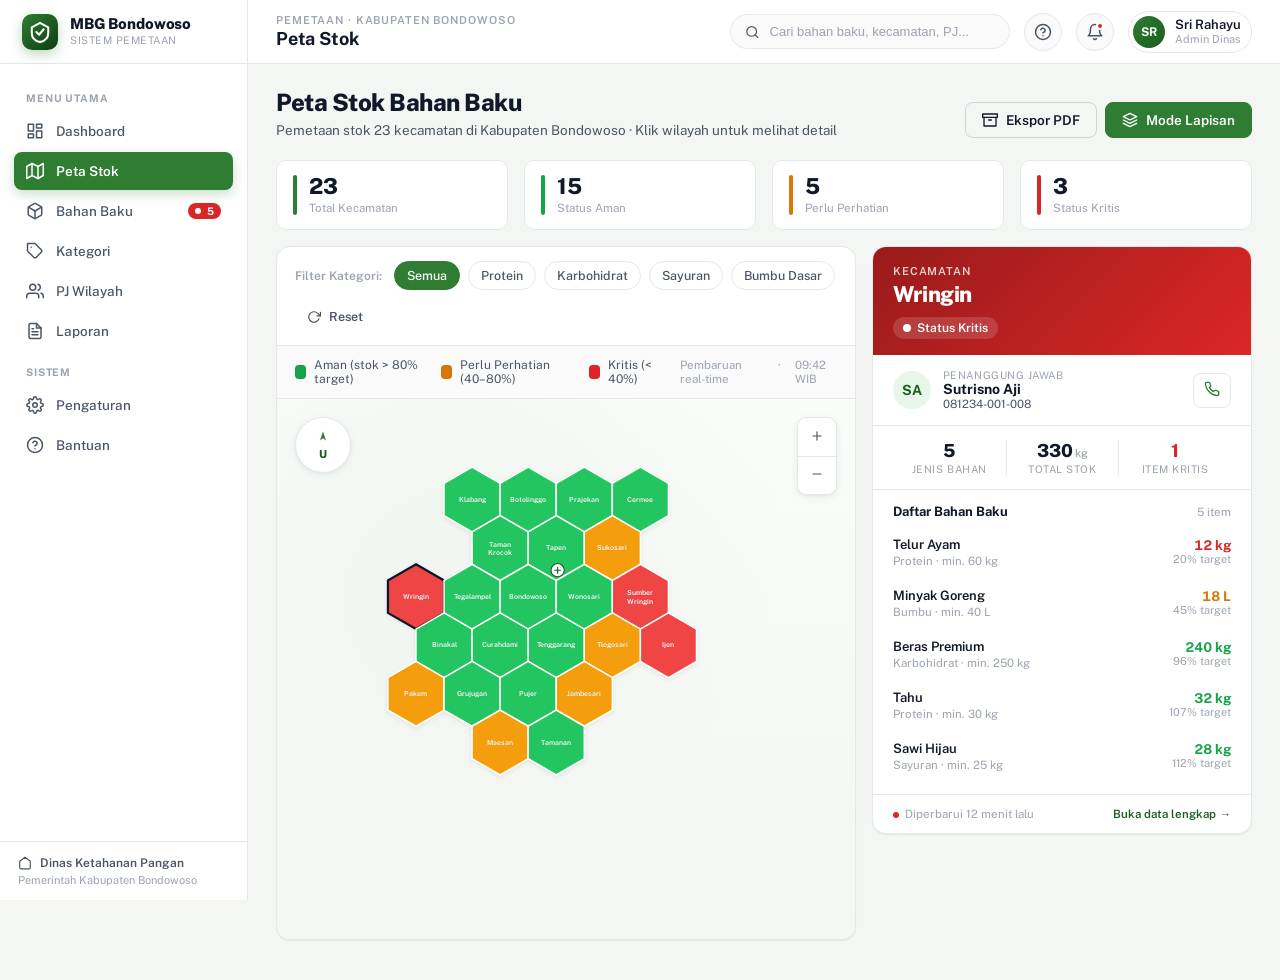
<file: peta-stok.html>
<!doctype html>
<html lang="id">
<head>
  <meta charset="utf-8" />
  <title>Peta Stok — MBG Bondowoso</title>
  <meta name="viewport" content="width=device-width, initial-scale=1" />
  <link rel="preconnect" href="https://fonts.googleapis.com" />
  <link rel="preconnect" href="https://fonts.gstatic.com" crossorigin />
  <link href="https://fonts.googleapis.com/css2?family=Public+Sans:wght@400;500;600;700;800&display=swap" rel="stylesheet" />
  <link rel="stylesheet" href="assets/styles.css" />
  <style>
    .peta-layout {
      display: grid;
      grid-template-columns: 1fr 380px;
      gap: 16px;
      align-items: start;
    }
    .map-card { padding: 0; overflow: hidden; }
    .map-toolbar {
      display: flex; align-items: center; justify-content: space-between;
      padding: 14px 18px;
      border-bottom: 1px solid var(--border);
      gap: 12px;
      flex-wrap: wrap;
    }
    .map-toolbar .left { display: flex; align-items: center; gap: 8px; flex-wrap: wrap; }
    .map-toolbar .right { display: flex; align-items: center; gap: 8px; }

    .legend {
      display: flex; gap: 14px; align-items: center;
      padding: 12px 18px;
      background: var(--surface-2);
      border-bottom: 1px solid var(--border);
      font-size: 12px;
      color: var(--text-secondary);
    }
    .legend .item { display: inline-flex; align-items: center; gap: 8px; }
    .legend .sw {
      width: 14px; height: 14px; border-radius: 4px;
      border: 1px solid rgba(0,0,0,.05);
    }
    .legend .meta {
      margin-left: auto;
      display: flex; gap: 14px;
      font-size: 11.5px;
      color: var(--text-muted);
    }

    .map-stage {
      position: relative;
      background:
        radial-gradient(ellipse at 30% 25%, rgba(46,125,50,.04), transparent 60%),
        linear-gradient(180deg, #FAFCFA, #F4F6F4);
      min-height: 540px;
      display: flex;
      align-items: center;
      justify-content: center;
      padding: 24px;
    }
    .map-svg {
      width: 100%;
      max-width: 760px;
      height: auto;
      display: block;
    }
    .hex {
      cursor: pointer;
      transition: filter .15s, transform .15s;
      transform-origin: center;
    }
    .hex polygon {
      stroke: #fff;
      stroke-width: 2;
      transition: stroke .15s, stroke-width .15s;
    }
    .hex:hover { filter: brightness(1.06); }
    .hex:hover polygon {
      stroke: var(--text);
      stroke-width: 2.5;
    }
    .hex.selected polygon {
      stroke: var(--text);
      stroke-width: 3;
    }
    .hex text {
      pointer-events: none;
      font-size: 9.5px;
      font-weight: 600;
      fill: #fff;
      text-anchor: middle;
      paint-order: stroke;
      stroke: rgba(0,0,0,.15);
      stroke-width: 0.4;
    }

    .map-compass {
      position: absolute;
      top: 18px; left: 18px;
      background: var(--surface);
      border: 1px solid var(--border);
      border-radius: 999px;
      padding: 8px;
      box-shadow: var(--shadow-md);
      font-size: 10px;
      font-weight: 700;
      color: var(--text-secondary);
      width: 56px; height: 56px;
      display: flex;
      align-items: center;
      justify-content: center;
      flex-direction: column;
    }
    .map-compass .arrow { color: var(--primary); }
    .map-compass .n { font-size: 11px; color: var(--primary-dark); font-weight: 800; }

    .map-zoom {
      position: absolute;
      top: 18px; right: 18px;
      display: flex; flex-direction: column;
      background: var(--surface);
      border: 1px solid var(--border);
      border-radius: 10px;
      box-shadow: var(--shadow-md);
      overflow: hidden;
    }
    .map-zoom button {
      width: 38px; height: 38px;
      border: 0;
      background: var(--surface);
      color: var(--text-secondary);
    }
    .map-zoom button:hover { background: var(--surface-2); color: var(--primary); }
    .map-zoom button + button { border-top: 1px solid var(--border); }

    /* Side panel */
    .detail {
      position: sticky;
      top: calc(var(--topbar-h) + 24px);
      display: flex;
      flex-direction: column;
      gap: 16px;
    }
    .detail-card { padding: 0; overflow: hidden; }
    .detail-hero {
      padding: 18px 20px 16px;
      background: linear-gradient(135deg, var(--primary-dark), var(--primary));
      color: #fff;
      position: relative;
    }
    .detail-hero .eyebrow {
      font-size: 11px; letter-spacing: 0.08em; text-transform: uppercase;
      opacity: .8;
      font-weight: 600;
    }
    .detail-hero h2 {
      font-size: 22px;
      font-weight: 800;
      letter-spacing: -0.02em;
      margin: 4px 0 10px;
    }
    .detail-hero .status-pill {
      display: inline-flex;
      align-items: center;
      gap: 6px;
      background: rgba(255,255,255,.15);
      backdrop-filter: blur(8px);
      padding: 4px 10px;
      border-radius: 999px;
      font-size: 12px;
      font-weight: 600;
    }
    .detail-hero .status-pill::before {
      content: ""; width: 8px; height: 8px; border-radius: 50%;
      background: #fff;
    }

    .detail-pj {
      display: grid;
      grid-template-columns: 38px 1fr auto;
      gap: 12px;
      padding: 14px 20px;
      align-items: center;
      border-bottom: 1px solid var(--border);
    }
    .detail-pj .av {
      width: 38px; height: 38px;
      border-radius: 50%;
      background: var(--primary-50);
      color: var(--primary-dark);
      display: inline-flex; align-items: center; justify-content: center;
      font-weight: 700;
    }
    .detail-pj .lbl { font-size: 10.5px; color: var(--text-muted); text-transform: uppercase; letter-spacing: 0.05em; }
    .detail-pj .nm { font-weight: 700; font-size: 14px; }
    .detail-pj .ph { font-size: 11.5px; color: var(--text-secondary); }
    .detail-pj button { border: 1px solid var(--border); background: var(--surface); padding: 7px 10px; border-radius: 8px; color: var(--primary); }

    .detail-mini {
      display: grid;
      grid-template-columns: 1fr 1fr 1fr;
      padding: 14px 20px;
      border-bottom: 1px solid var(--border);
    }
    .detail-mini .it { text-align: center; }
    .detail-mini .it + .it { border-left: 1px solid var(--border); }
    .detail-mini .v { font-size: 18px; font-weight: 800; letter-spacing: -0.02em; }
    .detail-mini .l { font-size: 10.5px; color: var(--text-muted); margin-top: 2px; text-transform: uppercase; letter-spacing: 0.05em; }

    .detail-list-h {
      display: flex; align-items: center; justify-content: space-between;
      padding: 14px 20px 8px;
    }
    .detail-list-h h4 { margin: 0; font-size: 13px; font-weight: 700; }
    .detail-list-h .ct { font-size: 11.5px; color: var(--text-muted); }

    .detail-list {
      list-style: none; padding: 0 12px 12px; margin: 0;
      max-height: 320px;
      overflow-y: auto;
    }
    .detail-list li {
      display: grid;
      grid-template-columns: 1fr auto;
      padding: 10px 8px;
      border-radius: 8px;
    }
    .detail-list li:hover { background: var(--surface-2); }
    .detail-list .nm { font-weight: 600; font-size: 13px; }
    .detail-list .ct-row { font-size: 11.5px; color: var(--text-muted); margin-top: 2px; }
    .detail-list .qty { text-align: right; }
    .detail-list .qty .n { font-weight: 700; font-size: 13.5px; font-feature-settings: "tnum"; }
    .detail-list .qty .pct { font-size: 11px; color: var(--text-muted); }

    .detail-foot {
      padding: 12px 20px;
      border-top: 1px solid var(--border);
      font-size: 11.5px;
      color: var(--text-muted);
      display: flex;
      align-items: center;
      justify-content: space-between;
    }
    .detail-foot .dot {
      display: inline-block; width: 6px; height: 6px; border-radius: 50%;
      background: var(--aman); margin-right: 6px;
    }

    /* Mini stat strip on top */
    .map-stats {
      display: grid;
      grid-template-columns: repeat(4, 1fr);
      gap: 16px;
      margin-bottom: 16px;
    }
    .map-stat {
      background: var(--surface);
      border: 1px solid var(--border);
      border-radius: var(--radius);
      padding: 14px 16px;
      display: flex;
      align-items: center;
      gap: 12px;
    }
    .map-stat .bar { width: 4px; align-self: stretch; border-radius: 2px; }
    .map-stat .bar.aman { background: var(--aman); }
    .map-stat .bar.perhatian { background: var(--perhatian); }
    .map-stat .bar.kritis { background: var(--kritis); }
    .map-stat .bar.total { background: var(--primary); }
    .map-stat .v { font-size: 22px; font-weight: 800; letter-spacing: -0.02em; line-height: 1; }
    .map-stat .l { font-size: 11.5px; color: var(--text-muted); margin-top: 4px; }
  </style>
</head>
<body>

  <main class="app">
    <div class="main">

      <div class="page-header">
        <div>
          <h1>Peta Stok Bahan Baku</h1>
          <p>Pemetaan stok 23 kecamatan di Kabupaten Bondowoso · Klik wilayah untuk melihat detail</p>
        </div>
        <div class="actions">
          <button class="btn btn-outline">
            <svg width="16" height="16" viewBox="0 0 24 24" fill="none" stroke="currentColor" stroke-width="2" stroke-linecap="round" stroke-linejoin="round"><polyline points="21 8 21 21 3 21 3 8"/><rect x="1" y="3" width="22" height="5"/><line x1="10" y1="12" x2="14" y2="12"/></svg>
            Ekspor PDF
          </button>
          <button class="btn btn-primary">
            <svg width="16" height="16" viewBox="0 0 24 24" fill="none" stroke="currentColor" stroke-width="2" stroke-linecap="round" stroke-linejoin="round"><path d="M12 2L2 7l10 5 10-5-10-5z"/><polyline points="2 17 12 22 22 17"/><polyline points="2 12 12 17 22 12"/></svg>
            Mode Lapisan
          </button>
        </div>
      </div>

      <div class="map-stats">
        <div class="map-stat"><div class="bar total"></div><div><div class="v">23</div><div class="l">Total Kecamatan</div></div></div>
        <div class="map-stat"><div class="bar aman"></div><div><div class="v">15</div><div class="l">Status Aman</div></div></div>
        <div class="map-stat"><div class="bar perhatian"></div><div><div class="v">5</div><div class="l">Perlu Perhatian</div></div></div>
        <div class="map-stat"><div class="bar kritis"></div><div><div class="v">3</div><div class="l">Status Kritis</div></div></div>
      </div>

      <div class="peta-layout">

        <!-- ===== Map card ===== -->
        <div class="card map-card">
          <div class="map-toolbar">
            <div class="left">
              <span style="font-size: 12px; color: var(--text-muted); font-weight: 600; margin-right: 4px;">Filter Kategori:</span>
              <button class="chip active" data-filter="all">Semua</button>
              <button class="chip" data-filter="Protein">Protein</button>
              <button class="chip" data-filter="Karbohidrat">Karbohidrat</button>
              <button class="chip" data-filter="Sayuran">Sayuran</button>
              <button class="chip" data-filter="Bumbu">Bumbu Dasar</button>
            </div>
            <div class="right">
              <button class="btn btn-ghost btn-sm">
                <svg width="14" height="14" viewBox="0 0 24 24" fill="none" stroke="currentColor" stroke-width="2" stroke-linecap="round" stroke-linejoin="round"><polyline points="23 4 23 10 17 10"/><path d="M20.49 15a9 9 0 1 1-2.12-9.36L23 10"/></svg>
                Reset
              </button>
            </div>
          </div>

          <div class="legend">
            <span class="item"><span class="sw" style="background: var(--aman);"></span> Aman (stok &gt; 80% target)</span>
            <span class="item"><span class="sw" style="background: var(--perhatian);"></span> Perlu Perhatian (40–80%)</span>
            <span class="item"><span class="sw" style="background: var(--kritis);"></span> Kritis (&lt; 40%)</span>
            <span class="meta">
              <span>Pembaruan real-time</span>
              <span>·</span>
              <span>09:42 WIB</span>
            </span>
          </div>

          <div class="map-stage">
            <div class="map-compass">
              <svg class="arrow" width="18" height="18" viewBox="0 0 24 24" fill="currentColor"><path d="M12 2 L16 14 L12 11 L8 14 Z"/></svg>
              <span class="n">U</span>
            </div>
            <div class="map-zoom">
              <button title="Perbesar"><svg width="14" height="14" viewBox="0 0 24 24" fill="none" stroke="currentColor" stroke-width="2" stroke-linecap="round" stroke-linejoin="round"><line x1="12" y1="5" x2="12" y2="19"/><line x1="5" y1="12" x2="19" y2="12"/></svg></button>
              <button title="Perkecil"><svg width="14" height="14" viewBox="0 0 24 24" fill="none" stroke="currentColor" stroke-width="2" stroke-linecap="round" stroke-linejoin="round"><line x1="5" y1="12" x2="19" y2="12"/></svg></button>
            </div>
            <svg class="map-svg" viewBox="0 0 720 600" id="mapSvg" aria-label="Peta stok 23 kecamatan Bondowoso">
              <!-- background subtle outline -->
              <defs>
                <filter id="hexshadow" x="-20%" y="-20%" width="140%" height="140%">
                  <feDropShadow dx="0" dy="2" stdDeviation="3" flood-color="#000" flood-opacity="0.08"/>
                </filter>
              </defs>
              <g id="hexes" filter="url(#hexshadow)"></g>
              <!-- City marker for Bondowoso center -->
              <g id="cityMarker" pointer-events="none"></g>
            </svg>
          </div>
        </div>

        <!-- ===== Side detail panel ===== -->
        <div class="detail" id="detail"></div>

      </div>
    </div>
  </main>

  <script src="assets/shell.js"></script>
  <script>
    renderShell({ active: 'peta', page: 'Peta Stok', crumb: 'Pemetaan · Kabupaten Bondowoso' });

    // ===== Data: 23 kecamatans =====
    // grid position (col, row) approximates geography. Top = North.
    // pointy-top hex layout: cx = col*86.6 + (row%2?43.3:0) + offsetX; cy = row*75 + offsetY
    const KECAMATAN = [
      // Row 0 (north)
      { id: 'klabang',    name: 'Klabang',         col: 2, row: 0, status: 'aman', pj: 'Bambang Sutrisno', tel: '081234-001-001' },
      { id: 'botolinggo', name: 'Botolinggo',      col: 3, row: 0, status: 'aman', pj: 'Maryam Hidayat',    tel: '081234-001-002' },
      { id: 'prajekan',   name: 'Prajekan',        col: 4, row: 0, status: 'aman', pj: 'Joko Widodo',       tel: '081234-001-003' },
      { id: 'cermee',     name: 'Cermee',          col: 5, row: 0, status: 'aman', pj: 'Surya Atmaja',      tel: '081234-001-004' },

      // Row 1
      { id: 'tamankrocok',name: 'Taman Krocok',    col: 2, row: 1, status: 'aman', pj: 'Eko Prabowo',       tel: '081234-001-005' },
      { id: 'tapen',      name: 'Tapen',           col: 3, row: 1, status: 'aman', pj: 'Susi Astuti',       tel: '081234-001-006' },
      { id: 'sukosari',   name: 'Sukosari',        col: 4, row: 1, status: 'perhatian', pj: 'Hartono Putra',tel: '081234-001-007' },

      // Row 2
      { id: 'wringin',    name: 'Wringin',         col: 1, row: 2, status: 'kritis', pj: 'Sutrisno Aji',    tel: '081234-001-008' },
      { id: 'tegalampel', name: 'Tegalampel',      col: 2, row: 2, status: 'aman', pj: 'Linda Wijaya',      tel: '081234-001-009' },
      { id: 'bondowoso',  name: 'Bondowoso',       col: 3, row: 2, status: 'aman', pj: 'Hasan Basri',       tel: '081234-001-010' },
      { id: 'wonosari',   name: 'Wonosari',        col: 4, row: 2, status: 'aman', pj: 'Rina Susanti',      tel: '081234-001-011' },
      { id: 'sumberwringin', name: 'Sumber Wringin', col: 5, row: 2, status: 'kritis', pj: 'Agus Salim', tel: '081234-001-012' },

      // Row 3
      { id: 'binakal',    name: 'Binakal',         col: 1, row: 3, status: 'aman', pj: 'Indra Kusuma',      tel: '081234-001-013' },
      { id: 'curahdami',  name: 'Curahdami',       col: 2, row: 3, status: 'aman', pj: 'Dewi Lestari',      tel: '081234-001-014' },
      { id: 'tenggarang', name: 'Tenggarang',      col: 3, row: 3, status: 'aman', pj: 'Hasan Wijaya',      tel: '081234-001-015' },
      { id: 'tlogosari',  name: 'Tlogosari',       col: 4, row: 3, status: 'perhatian', pj: 'Bambang Riyadi', tel: '081234-001-016' },
      { id: 'ijen',       name: 'Ijen',            col: 5, row: 3, status: 'kritis', pj: 'Anton Hermawan', tel: '081234-001-017' },

      // Row 4
      { id: 'pakem',      name: 'Pakem',           col: 1, row: 4, status: 'perhatian', pj: 'Yusuf Mansyur', tel: '081234-001-018' },
      { id: 'grujugan',   name: 'Grujugan',        col: 2, row: 4, status: 'aman', pj: 'Sri Mulyani',       tel: '081234-001-019' },
      { id: 'pujer',      name: 'Pujer',           col: 3, row: 4, status: 'aman', pj: 'Wahyu Pratama',     tel: '081234-001-020' },
      { id: 'jambesari',  name: 'Jambesari',       col: 4, row: 4, status: 'perhatian', pj: 'Nurul Hidayah', tel: '081234-001-021' },

      // Row 5
      { id: 'maesan',     name: 'Maesan',          col: 2, row: 5, status: 'perhatian', pj: 'Sigit Pratomo', tel: '081234-001-022' },
      { id: 'tamanan',    name: 'Tamanan',         col: 3, row: 5, status: 'aman', pj: 'Lestari Putri',     tel: '081234-001-023' },
    ];

    // Stock detail per kecamatan
    const STOCK_DATA = {
      bondowoso: [
        { name: 'Beras Premium', cat: 'Karbohidrat', qty: 420, unit: 'kg', min: 300, pct: 140 },
        { name: 'Daging Ayam',   cat: 'Protein',     qty: 85,  unit: 'kg', min: 60, pct: 142 },
        { name: 'Telur Ayam',    cat: 'Protein',     qty: 240, unit: 'kg', min: 120, pct: 200 },
        { name: 'Wortel',        cat: 'Sayuran',    qty: 78,  unit: 'kg', min: 50, pct: 156 },
        { name: 'Bawang Merah',  cat: 'Bumbu',      qty: 38,  unit: 'kg', min: 20, pct: 190 },
        { name: 'Minyak Goreng', cat: 'Bumbu',      qty: 56,  unit: 'L',  min: 30, pct: 187 },
      ],
      wringin: [
        { name: 'Telur Ayam',    cat: 'Protein',  qty: 12,  unit: 'kg', min: 60, pct: 20, critical: true },
        { name: 'Minyak Goreng', cat: 'Bumbu',   qty: 18,  unit: 'L',  min: 40, pct: 45 },
        { name: 'Beras Premium', cat: 'Karbohidrat', qty: 240, unit: 'kg', min: 250, pct: 96 },
        { name: 'Tahu',          cat: 'Protein', qty: 32,  unit: 'kg', min: 30, pct: 107 },
        { name: 'Sawi Hijau',    cat: 'Sayuran', qty: 28,  unit: 'kg', min: 25, pct: 112 },
      ],
      ijen: [
        { name: 'Tempe',         cat: 'Protein',  qty: 15, unit: 'kg', min: 50, pct: 30, critical: true },
        { name: 'Daging Ayam',   cat: 'Protein',  qty: 22, unit: 'kg', min: 55, pct: 40, critical: true },
        { name: 'Beras Premium', cat: 'Karbohidrat', qty: 180, unit: 'kg', min: 200, pct: 90 },
        { name: 'Wortel',        cat: 'Sayuran',  qty: 32, unit: 'kg', min: 40, pct: 80 },
        { name: 'Bawang Putih',  cat: 'Bumbu',    qty: 14, unit: 'kg', min: 15, pct: 93 },
      ],
      sumberwringin: [
        { name: 'Wortel',        cat: 'Sayuran',  qty: 8,  unit: 'kg', min: 40, pct: 20, critical: true },
        { name: 'Kentang',       cat: 'Sayuran',  qty: 18, unit: 'kg', min: 45, pct: 40, critical: true },
        { name: 'Telur Ayam',    cat: 'Protein',  qty: 42, unit: 'kg', min: 50, pct: 84 },
        { name: 'Beras Premium', cat: 'Karbohidrat', qty: 220, unit: 'kg', min: 220, pct: 100 },
      ],
    };
    // Default stock for kecamatans not detailed above
    const DEFAULT_STOCK = (status) => {
      if (status === 'aman') return [
        { name: 'Beras Premium', cat: 'Karbohidrat', qty: 280, unit: 'kg', min: 200, pct: 140 },
        { name: 'Telur Ayam',    cat: 'Protein',  qty: 75, unit: 'kg', min: 50, pct: 150 },
        { name: 'Daging Ayam',   cat: 'Protein',  qty: 48, unit: 'kg', min: 30, pct: 160 },
        { name: 'Wortel',        cat: 'Sayuran',  qty: 52, unit: 'kg', min: 30, pct: 173 },
        { name: 'Bawang Merah',  cat: 'Bumbu',    qty: 24, unit: 'kg', min: 15, pct: 160 },
      ];
      if (status === 'perhatian') return [
        { name: 'Beras Premium', cat: 'Karbohidrat', qty: 180, unit: 'kg', min: 200, pct: 90 },
        { name: 'Daging Ayam',   cat: 'Protein',  qty: 28, unit: 'kg', min: 45, pct: 62 },
        { name: 'Wortel',        cat: 'Sayuran',  qty: 22, unit: 'kg', min: 35, pct: 63 },
        { name: 'Bawang Merah',  cat: 'Bumbu',    qty: 12, unit: 'kg', min: 20, pct: 60 },
      ];
      return [];
    };

    // ===== Render hex map =====
    const SIZE = 44;            // hex "radius" (center to vertex)
    const H_SP = SIZE * Math.sqrt(3);  // 76.2
    const V_SP = SIZE * 1.5;           // 66
    const OFF_X = 80;
    const OFF_Y = 70;

    const hexPoints = (cx, cy, r) => {
      const pts = [];
      for (let i = 0; i < 6; i++) {
        const a = Math.PI / 180 * (60 * i - 90); // pointy-top
        pts.push(`${cx + r * Math.cos(a)},${cy + r * Math.sin(a)}`);
      }
      return pts.join(' ');
    };

    const COLORS = {
      aman: '#22C55E',
      perhatian: '#F59E0B',
      kritis: '#EF4444',
    };

    const hexesEl = document.getElementById('hexes');
    KECAMATAN.forEach(k => {
      const cx = k.col * H_SP + (k.row % 2 ? H_SP / 2 : 0) + OFF_X;
      const cy = k.row * V_SP + OFF_Y;
      const fill = COLORS[k.status];
      const labelLines = k.name.split(' ');
      const g = document.createElementNS('http://www.w3.org/2000/svg', 'g');
      g.setAttribute('class', 'hex');
      g.setAttribute('data-id', k.id);
      g.innerHTML = `
        <polygon points="${hexPoints(cx, cy, SIZE)}" fill="${fill}"/>
        ${labelLines.length === 1
          ? `<text x="${cx}" y="${cy + 3}">${k.name}</text>`
          : `<text x="${cx}" y="${cy - 2}">${labelLines[0]}</text>
             <text x="${cx}" y="${cy + 10}">${labelLines.slice(1).join(' ')}</text>`}
      `;
      g.addEventListener('click', () => select(k.id));
      hexesEl.appendChild(g);
    });

    // City marker (capital symbol on Bondowoso center)
    const cap = KECAMATAN.find(k => k.id === 'bondowoso');
    const capX = cap.col * H_SP + (cap.row % 2 ? H_SP / 2 : 0) + OFF_X;
    const capY = cap.row * V_SP + OFF_Y;
    const cm = document.getElementById('cityMarker');
    cm.innerHTML = `
      <g transform="translate(${capX + SIZE - 4}, ${capY - SIZE + 8})">
        <circle r="9" fill="#fff" stroke="#1B5E20" stroke-width="1.5"/>
        <path d="M0 -4 L0 4 M-4 0 L4 0" stroke="#1B5E20" stroke-width="1.5" stroke-linecap="round"/>
      </g>
    `;

    // ===== Side panel render =====
    let selectedId = 'wringin'; // default — critical to highlight feature
    function select(id) {
      selectedId = id;
      document.querySelectorAll('.hex').forEach(h => h.classList.toggle('selected', h.dataset.id === id));
      renderDetail();
    }

    function renderDetail() {
      const k = KECAMATAN.find(x => x.id === selectedId);
      const stock = STOCK_DATA[k.id] || DEFAULT_STOCK(k.status);
      const totalQty = stock.reduce((s, x) => s + x.qty, 0);
      const critCount = stock.filter(x => x.pct < 40).length;
      const initials = k.pj.split(' ').map(s => s[0]).slice(0, 2).join('');
      const statusLabel = { aman: 'Stok Aman', perhatian: 'Perlu Perhatian', kritis: 'Status Kritis' }[k.status];
      const heroBg = {
        aman: 'linear-gradient(135deg, #1B5E20, #2E7D32)',
        perhatian: 'linear-gradient(135deg, #B45309, #D97706)',
        kritis: 'linear-gradient(135deg, #991B1B, #DC2626)',
      }[k.status];

      const detail = document.getElementById('detail');
      detail.innerHTML = `
        <div class="card detail-card">
          <div class="detail-hero" style="background: ${heroBg};">
            <div class="eyebrow">Kecamatan</div>
            <h2>${k.name}</h2>
            <span class="status-pill">${statusLabel}</span>
          </div>

          <div class="detail-pj">
            <div class="av">${initials}</div>
            <div>
              <div class="lbl">Penanggung Jawab</div>
              <div class="nm">${k.pj}</div>
              <div class="ph">${k.tel}</div>
            </div>
            <button title="Hubungi PJ">
              <svg width="16" height="16" viewBox="0 0 24 24" fill="none" stroke="currentColor" stroke-width="2" stroke-linecap="round" stroke-linejoin="round"><path d="M22 16.92v3a2 2 0 0 1-2.18 2 19.79 19.79 0 0 1-8.63-3.07 19.5 19.5 0 0 1-6-6 19.79 19.79 0 0 1-3.07-8.67A2 2 0 0 1 4.11 2h3a2 2 0 0 1 2 1.72c.127.96.361 1.903.7 2.81a2 2 0 0 1-.45 2.11L8.09 9.91a16 16 0 0 0 6 6l1.27-1.27a2 2 0 0 1 2.11-.45c.907.339 1.85.573 2.81.7A2 2 0 0 1 22 16.92z"/></svg>
            </button>
          </div>

          <div class="detail-mini">
            <div class="it"><div class="v">${stock.length}</div><div class="l">Jenis Bahan</div></div>
            <div class="it"><div class="v">${totalQty}<span style="font-size:11px; color:var(--text-muted); font-weight:500;"> kg</span></div><div class="l">Total Stok</div></div>
            <div class="it"><div class="v" style="color: ${critCount ? 'var(--kritis)' : 'var(--aman)'};">${critCount}</div><div class="l">Item Kritis</div></div>
          </div>

          <div class="detail-list-h">
            <h4>Daftar Bahan Baku</h4>
            <span class="ct">${stock.length} item</span>
          </div>
          <ul class="detail-list">
            ${stock.map(s => {
              const sStatus = s.pct < 40 ? 'kritis' : s.pct < 80 ? 'perhatian' : 'aman';
              return `
                <li>
                  <div>
                    <div class="nm">${s.name}</div>
                    <div class="ct-row">${s.cat} · min. ${s.min} ${s.unit}</div>
                  </div>
                  <div class="qty">
                    <div class="n" style="color: var(--${sStatus === 'aman' ? 'aman' : sStatus === 'perhatian' ? 'perhatian' : 'kritis'});">${s.qty} ${s.unit}</div>
                    <div class="pct">${s.pct}% target</div>
                  </div>
                </li>
              `;
            }).join('')}
          </ul>

          <div class="detail-foot">
            <span><span class="dot" style="background: ${critCount ? 'var(--kritis)' : 'var(--aman)'};"></span>Diperbarui 12 menit lalu</span>
            <a href="bahan-baku.html" style="color: var(--primary-dark); font-weight: 600;">Buka data lengkap →</a>
          </div>
        </div>
      `;
    }

    select('wringin'); // initial selection — show the critical case

    // Filter chips
    document.querySelectorAll('.chip[data-filter]').forEach(b => {
      b.addEventListener('click', () => {
        document.querySelectorAll('.chip[data-filter]').forEach(x => x.classList.remove('active'));
        b.classList.add('active');
      });
    });
  </script>
</body>
</html>
</file>
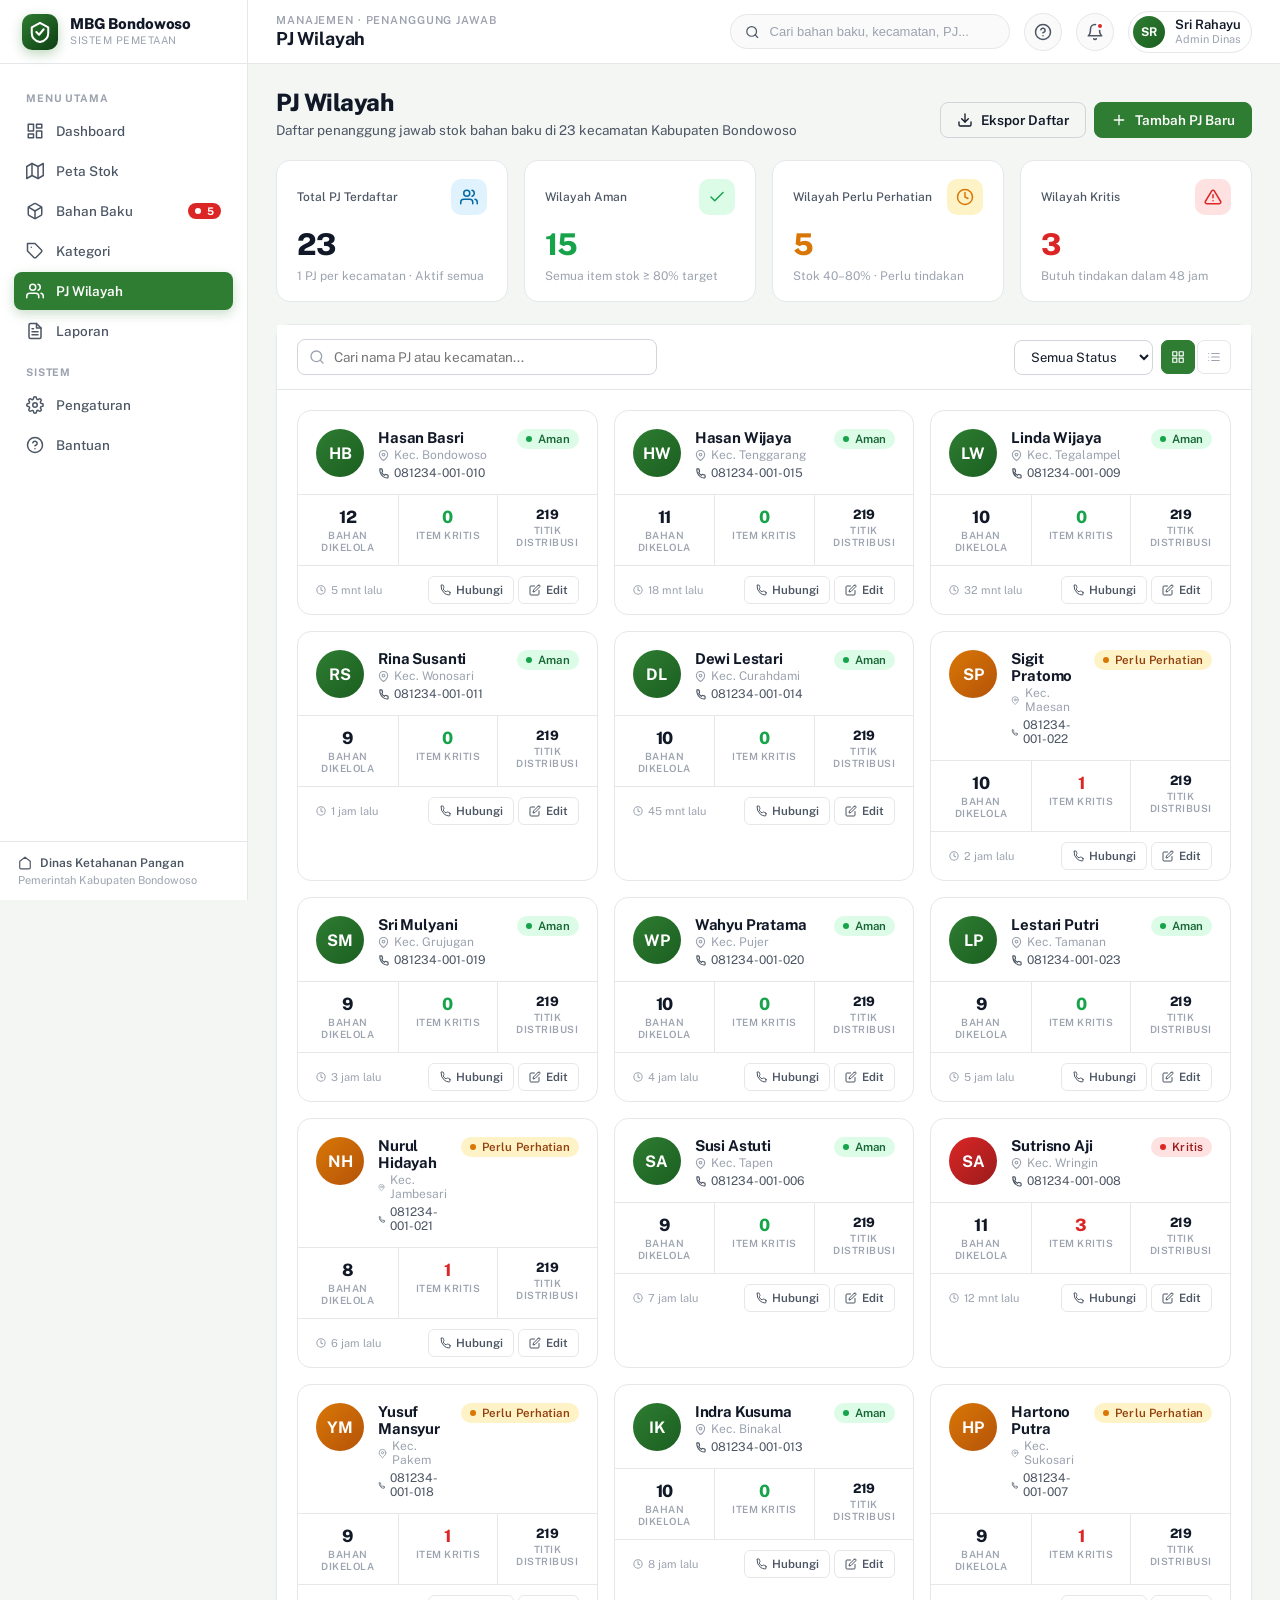
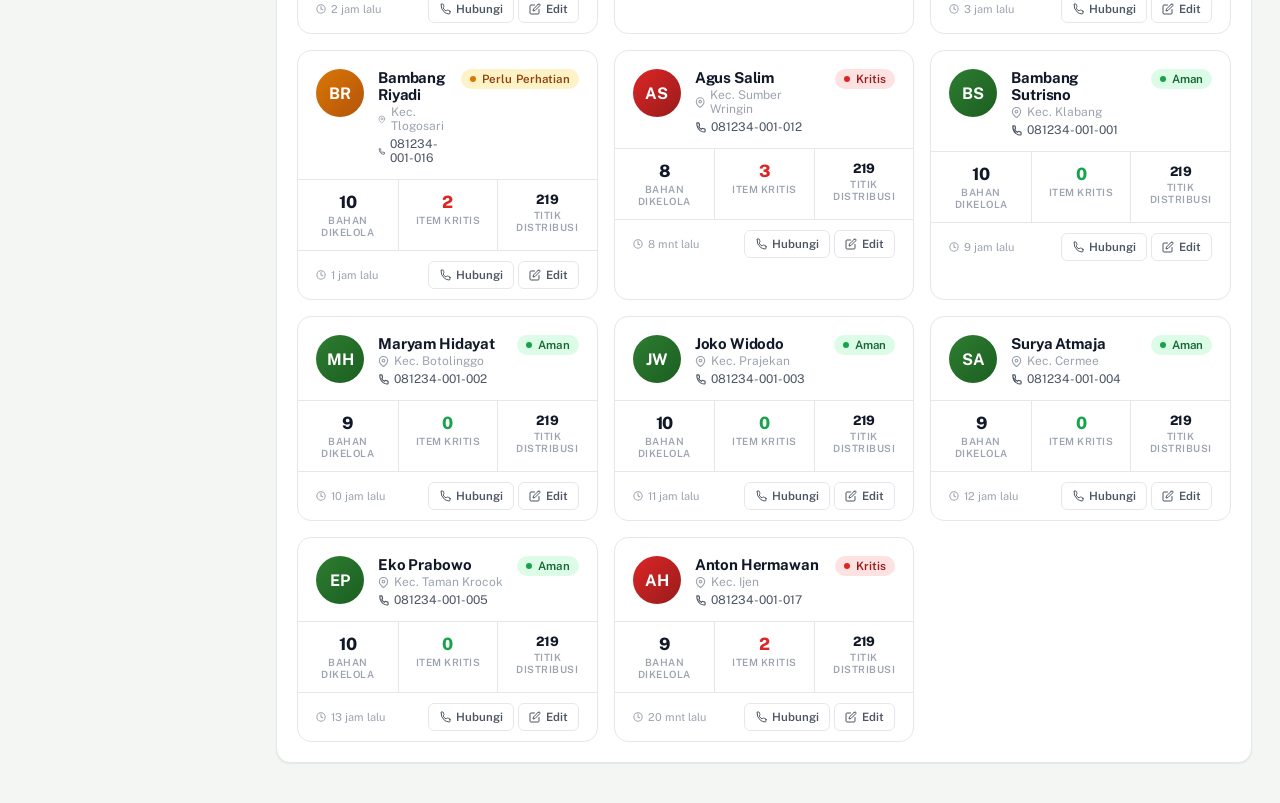
<file: pj-wilayah.html>
<!doctype html>
<html lang="id">
<head>
  <meta charset="utf-8" />
  <title>PJ Wilayah — MBG Bondowoso</title>
  <meta name="viewport" content="width=device-width, initial-scale=1" />
  <link rel="preconnect" href="https://fonts.googleapis.com" />
  <link rel="preconnect" href="https://fonts.gstatic.com" crossorigin />
  <link href="https://fonts.googleapis.com/css2?family=Public+Sans:wght@400;500;600;700;800&display=swap" rel="stylesheet" />
  <link rel="stylesheet" href="assets/styles.css" />
  <style>
    /* KPI strip */
    .pj-kpis {
      display: grid;
      grid-template-columns: repeat(4, 1fr);
      gap: 16px;
      margin-bottom: 22px;
    }
    .pj-kpi {
      background: var(--surface);
      border: 1px solid var(--border);
      border-radius: var(--radius-lg);
      padding: 18px 20px;
    }
    .pj-kpi .top { display: flex; align-items: center; justify-content: space-between; margin-bottom: 14px; }
    .pj-kpi .lbl { font-size: 12px; color: var(--text-secondary); font-weight: 500; }
    .pj-kpi .ic {
      width: 36px; height: 36px;
      border-radius: 10px;
      display: inline-flex; align-items: center; justify-content: center;
    }
    .pj-kpi .ic.blue    { background: var(--info-bg); color: var(--info); }
    .pj-kpi .ic.green   { background: var(--aman-bg); color: var(--aman); }
    .pj-kpi .ic.yellow  { background: var(--perhatian-bg); color: var(--perhatian); }
    .pj-kpi .ic.red     { background: var(--kritis-bg); color: var(--kritis); }
    .pj-kpi .v { font-size: 30px; font-weight: 800; letter-spacing: -0.03em; line-height: 1; }
    .pj-kpi .foot { font-size: 12px; color: var(--text-muted); margin-top: 10px; }

    /* Toolbar */
    .toolbar {
      background: var(--surface);
      border-bottom: 1px solid var(--border);
      padding: 14px 20px;
      display: flex; align-items: center; gap: 12px; flex-wrap: wrap;
    }
    .toolbar .search {
      position: relative; flex: 1; max-width: 360px;
    }
    .toolbar .search svg {
      position: absolute; left: 12px; top: 50%; transform: translateY(-50%);
      color: var(--text-muted);
    }
    .toolbar .right { margin-left: auto; display: flex; gap: 8px; align-items: center; }
    .view-toggle { display: flex; gap: 2px; }
    .view-toggle button {
      width: 34px; height: 34px;
      border: 1px solid var(--border); background: var(--surface); border-radius: 7px;
      color: var(--text-muted);
      display: inline-flex; align-items: center; justify-content: center;
      transition: all .15s;
    }
    .view-toggle button.active { background: var(--primary); border-color: var(--primary); color: #fff; }

    /* Grid view */
    .pj-grid {
      display: grid;
      grid-template-columns: repeat(3, 1fr);
      gap: 16px;
      padding: 20px;
    }
    .pj-card {
      background: var(--surface);
      border: 1px solid var(--border);
      border-radius: var(--radius-lg);
      overflow: hidden;
      transition: box-shadow .15s, transform .15s;
    }
    .pj-card:hover { box-shadow: var(--shadow-md); transform: translateY(-1px); }

    .pj-card-top {
      padding: 18px 18px 14px;
      display: flex; align-items: flex-start; gap: 14px;
    }
    .pj-av {
      width: 48px; height: 48px;
      border-radius: 50%;
      background: linear-gradient(135deg, var(--primary), var(--primary-dark));
      color: #fff;
      display: inline-flex; align-items: center; justify-content: center;
      font-weight: 700; font-size: 16px;
      flex-shrink: 0;
    }
    .pj-av.perhatian { background: linear-gradient(135deg, #D97706, #B45309); }
    .pj-av.kritis    { background: linear-gradient(135deg, #DC2626, #991B1B); }

    .pj-info { flex: 1; min-width: 0; }
    .pj-name { font-size: 15px; font-weight: 700; letter-spacing: -0.01em; }
    .pj-kec  { font-size: 12px; color: var(--text-muted); margin-top: 2px; display: flex; align-items: center; gap: 5px; }
    .pj-tel  { font-size: 12px; color: var(--text-secondary); margin-top: 4px; display: flex; align-items: center; gap: 5px; }

    .pj-card-stats {
      display: grid; grid-template-columns: 1fr 1fr 1fr;
      border-top: 1px solid var(--border);
    }
    .pj-stat {
      padding: 12px 14px; text-align: center;
    }
    .pj-stat + .pj-stat { border-left: 1px solid var(--border); }
    .pj-stat .v { font-size: 17px; font-weight: 800; letter-spacing: -0.02em; }
    .pj-stat .l { font-size: 10px; color: var(--text-muted); text-transform: uppercase; letter-spacing: 0.05em; margin-top: 2px; font-weight: 600; }

    .pj-card-foot {
      padding: 10px 18px;
      border-top: 1px solid var(--border);
      display: flex; align-items: center; justify-content: space-between;
    }
    .pj-card-foot .updated { font-size: 11px; color: var(--text-muted); display: flex; align-items: center; gap: 5px; }
    .pj-card-actions { display: flex; gap: 4px; }
    .pj-card-actions button {
      height: 28px; padding: 0 10px;
      border: 1px solid var(--border); background: var(--surface); border-radius: 6px;
      font-size: 11.5px; font-weight: 600; color: var(--text-secondary);
      display: inline-flex; align-items: center; gap: 5px;
      transition: all .15s;
    }
    .pj-card-actions button:hover { background: var(--primary-50); border-color: var(--primary-200); color: var(--primary-dark); }
    .pj-card-actions .danger:hover { background: #FEE2E2; border-color: #FCA5A5; color: var(--kritis); }

    /* Table view */
    .table-wrap { display: none; }
    .table-wrap.active { display: block; }
    .grid-wrap { display: block; }
    .grid-wrap.hidden { display: none; }

    .action-cell { display: flex; gap: 4px; justify-content: flex-end; }
    .action-cell button {
      width: 30px; height: 30px;
      border: 1px solid var(--border); background: var(--surface); border-radius: 6px;
      color: var(--text-secondary);
      display: inline-flex; align-items: center; justify-content: center;
      transition: all .15s;
    }
    .action-cell button:hover { background: var(--primary-50); border-color: var(--primary-200); color: var(--primary-dark); }
    .action-cell .danger:hover { background: #FEE2E2; border-color: #FCA5A5; color: var(--kritis); }

    .table-foot {
      display: flex; align-items: center; justify-content: space-between;
      padding: 12px 20px;
      border-top: 1px solid var(--border);
      font-size: 12.5px; color: var(--text-secondary);
    }
    .pages { display: flex; gap: 4px; }
    .pages button {
      min-width: 30px; height: 30px;
      border: 1px solid var(--border); background: var(--surface); border-radius: 6px;
      font-size: 12px; font-weight: 600; color: var(--text-secondary);
    }
    .pages button.active { background: var(--primary); color: #fff; border-color: var(--primary); }
    .pages button:hover:not(.active) { background: var(--surface-2); }

    /* Modal */
    .modal-overlay {
      position: fixed; inset: 0;
      background: rgba(15,23,42,.45);
      backdrop-filter: blur(4px);
      display: none; align-items: center; justify-content: center;
      z-index: 100; padding: 24px;
      animation: fadeIn .15s ease;
    }
    .modal-overlay.open { display: flex; }
    @keyframes fadeIn { from { opacity:0; } to { opacity:1; } }
    @keyframes slideUp { from { transform:translateY(12px); opacity:0; } to { transform:translateY(0); opacity:1; } }
    .modal {
      background: var(--surface);
      border-radius: var(--radius-xl);
      width: 100%; max-width: 600px; max-height: 90vh;
      box-shadow: var(--shadow-lg);
      animation: slideUp .2s ease;
      overflow: hidden; display: flex; flex-direction: column;
    }
    .modal-h {
      padding: 18px 24px;
      border-bottom: 1px solid var(--border);
      display: flex; align-items: center; justify-content: space-between;
    }
    .modal-h h3 { margin: 0; font-size: 17px; font-weight: 800; letter-spacing: -0.01em; }
    .modal-h .sub { font-size: 12.5px; color: var(--text-muted); margin-top: 2px; }
    .modal-h .close {
      width: 32px; height: 32px;
      border: 0; background: var(--surface-2); border-radius: 8px; color: var(--text-secondary);
    }
    .modal-body { padding: 22px 24px; overflow-y: auto; flex: 1; }
    .modal-grid { display: grid; grid-template-columns: 1fr 1fr; gap: 14px; }
    .modal-grid .full { grid-column: 1 / -1; }
    .modal .helper { font-size: 11px; color: var(--text-muted); margin-top: 2px; }
    .modal-foot {
      padding: 14px 24px;
      border-top: 1px solid var(--border);
      background: var(--surface-2);
      display: flex; justify-content: space-between; align-items: center;
    }
    .modal-foot .meta { font-size: 11.5px; color: var(--text-muted); }

    /* Detail drawer (right panel) */
    .detail-panel {
      position: fixed; inset: 0;
      z-index: 90;
    }
    .detail-panel.hidden { display: none; }
    .detail-backdrop {
      position: absolute; inset: 0;
      background: rgba(15,23,42,.3);
      backdrop-filter: blur(2px);
    }
    .detail-drawer {
      position: absolute; right: 0; top: 0; bottom: 0;
      width: 420px;
      background: var(--surface);
      box-shadow: var(--shadow-lg);
      border-left: 1px solid var(--border);
      display: flex; flex-direction: column;
      animation: slideIn .2s ease;
    }
    @keyframes slideIn { from { transform: translateX(40px); opacity:0; } to { transform: translateX(0); opacity:1; } }
    .drawer-h {
      padding: 18px 20px;
      border-bottom: 1px solid var(--border);
      display: flex; align-items: center; gap: 14px;
    }
    .drawer-h .close-drawer {
      margin-left: auto;
      width: 32px; height: 32px;
      border: 0; background: var(--surface-2); border-radius: 8px; color: var(--text-secondary);
    }
    .drawer-body { flex: 1; overflow-y: auto; padding: 20px; }
    .drawer-section { margin-bottom: 20px; }
    .drawer-section h4 {
      font-size: 11.5px; font-weight: 700; color: var(--text-muted);
      text-transform: uppercase; letter-spacing: 0.08em;
      margin: 0 0 12px;
    }
    .info-row {
      display: grid; grid-template-columns: 120px 1fr;
      gap: 6px; padding: 8px 0;
      border-bottom: 1px dashed var(--border);
      font-size: 13px;
    }
    .info-row:last-child { border: 0; }
    .info-row .lbl { color: var(--text-muted); font-weight: 500; }
    .info-row .val { font-weight: 600; }

    .history-item {
      display: grid; grid-template-columns: 28px 1fr auto;
      gap: 10px; padding: 10px 0;
      border-bottom: 1px dashed var(--border);
      font-size: 12.5px;
    }
    .history-item:last-child { border: 0; }
    .h-dot {
      width: 28px; height: 28px; border-radius: 50%;
      display: inline-flex; align-items: center; justify-content: center;
    }
    .drawer-foot {
      padding: 14px 20px;
      border-top: 1px solid var(--border);
      display: flex; gap: 8px;
    }
  </style>
</head>
<body>

  <main class="app">
    <div class="main">

      <div class="page-header">
        <div>
          <h1>PJ Wilayah</h1>
          <p>Daftar penanggung jawab stok bahan baku di 23 kecamatan Kabupaten Bondowoso</p>
        </div>
        <div class="actions">
          <button class="btn btn-outline">
            <svg width="16" height="16" viewBox="0 0 24 24" fill="none" stroke="currentColor" stroke-width="2" stroke-linecap="round" stroke-linejoin="round"><path d="M21 15v4a2 2 0 0 1-2 2H5a2 2 0 0 1-2-2v-4"/><polyline points="7 10 12 15 17 10"/><line x1="12" y1="15" x2="12" y2="3"/></svg>
            Ekspor Daftar
          </button>
          <button class="btn btn-primary" id="openModal">
            <svg width="16" height="16" viewBox="0 0 24 24" fill="none" stroke="currentColor" stroke-width="2" stroke-linecap="round" stroke-linejoin="round"><line x1="12" y1="5" x2="12" y2="19"/><line x1="5" y1="12" x2="19" y2="12"/></svg>
            Tambah PJ Baru
          </button>
        </div>
      </div>

      <!-- KPIs -->
      <div class="pj-kpis">
        <div class="pj-kpi">
          <div class="top">
            <span class="lbl">Total PJ Terdaftar</span>
            <span class="ic blue">
              <svg width="18" height="18" viewBox="0 0 24 24" fill="none" stroke="currentColor" stroke-width="2" stroke-linecap="round" stroke-linejoin="round"><path d="M17 21v-2a4 4 0 0 0-4-4H5a4 4 0 0 0-4 4v2"/><circle cx="9" cy="7" r="4"/><path d="M23 21v-2a4 4 0 0 0-3-3.87"/><path d="M16 3.13a4 4 0 0 1 0 7.75"/></svg>
            </span>
          </div>
          <div class="v">23</div>
          <div class="foot">1 PJ per kecamatan · Aktif semua</div>
        </div>
        <div class="pj-kpi">
          <div class="top">
            <span class="lbl">Wilayah Aman</span>
            <span class="ic green">
              <svg width="18" height="18" viewBox="0 0 24 24" fill="none" stroke="currentColor" stroke-width="2" stroke-linecap="round" stroke-linejoin="round"><polyline points="20 6 9 17 4 12"/></svg>
            </span>
          </div>
          <div class="v" style="color: var(--aman);">15</div>
          <div class="foot">Semua item stok ≥ 80% target</div>
        </div>
        <div class="pj-kpi">
          <div class="top">
            <span class="lbl">Wilayah Perlu Perhatian</span>
            <span class="ic yellow">
              <svg width="18" height="18" viewBox="0 0 24 24" fill="none" stroke="currentColor" stroke-width="2" stroke-linecap="round" stroke-linejoin="round"><circle cx="12" cy="12" r="10"/><polyline points="12 6 12 12 16 14"/></svg>
            </span>
          </div>
          <div class="v" style="color: var(--perhatian);">5</div>
          <div class="foot">Stok 40–80% · Perlu tindakan</div>
        </div>
        <div class="pj-kpi">
          <div class="top">
            <span class="lbl">Wilayah Kritis</span>
            <span class="ic red">
              <svg width="18" height="18" viewBox="0 0 24 24" fill="none" stroke="currentColor" stroke-width="2" stroke-linecap="round" stroke-linejoin="round"><path d="M10.29 3.86L1.82 18a2 2 0 0 0 1.71 3h16.94a2 2 0 0 0 1.71-3L13.71 3.86a2 2 0 0 0-3.42 0z"/><line x1="12" y1="9" x2="12" y2="13"/><line x1="12" y1="17" x2="12.01" y2="17"/></svg>
            </span>
          </div>
          <div class="v" style="color: var(--kritis);">3</div>
          <div class="foot">Butuh tindakan dalam 48 jam</div>
        </div>
      </div>

      <!-- Table + Grid -->
      <div class="card" style="padding: 0;">
        <div class="toolbar">
          <div class="search">
            <svg width="16" height="16" viewBox="0 0 24 24" fill="none" stroke="currentColor" stroke-width="2" stroke-linecap="round" stroke-linejoin="round"><circle cx="11" cy="11" r="8"/><line x1="21" y1="21" x2="16.65" y2="16.65"/></svg>
            <input class="input with-icon" placeholder="Cari nama PJ atau kecamatan..." id="searchInput" />
          </div>
          <div class="right">
            <select class="input" style="width:auto; padding: 8px 12px; font-size:13px;" id="statusFilter">
              <option value="all">Semua Status</option>
              <option value="aman">Aman</option>
              <option value="perhatian">Perlu Perhatian</option>
              <option value="kritis">Kritis</option>
            </select>
            <div class="view-toggle">
              <button id="btnGrid" class="active" title="Tampilan Kartu">
                <svg width="14" height="14" viewBox="0 0 24 24" fill="none" stroke="currentColor" stroke-width="2" stroke-linecap="round" stroke-linejoin="round"><rect x="3" y="3" width="7" height="7"/><rect x="14" y="3" width="7" height="7"/><rect x="3" y="14" width="7" height="7"/><rect x="14" y="14" width="7" height="7"/></svg>
              </button>
              <button id="btnTable" title="Tampilan Tabel">
                <svg width="14" height="14" viewBox="0 0 24 24" fill="none" stroke="currentColor" stroke-width="2" stroke-linecap="round" stroke-linejoin="round"><line x1="8" y1="6" x2="21" y2="6"/><line x1="8" y1="12" x2="21" y2="12"/><line x1="8" y1="18" x2="21" y2="18"/><line x1="3" y1="6" x2="3.01" y2="6"/><line x1="3" y1="12" x2="3.01" y2="12"/><line x1="3" y1="18" x2="3.01" y2="18"/></svg>
              </button>
            </div>
          </div>
        </div>

        <!-- Grid view -->
        <div class="grid-wrap" id="gridWrap">
          <div class="pj-grid" id="pjGrid"></div>
        </div>

        <!-- Table view -->
        <div class="table-wrap" id="tableWrap">
          <div class="scroll-x">
            <table class="data">
              <thead>
                <tr>
                  <th style="width:28px;"><input type="checkbox" style="accent-color:var(--primary);" /></th>
                  <th>Nama PJ</th>
                  <th>Kecamatan</th>
                  <th>No. Kontak</th>
                  <th>Jenis Bahan Dikelola</th>
                  <th>Item Kritis</th>
                  <th>Status Wilayah</th>
                  <th>Pembaruan Terakhir</th>
                  <th style="text-align:right;">Aksi</th>
                </tr>
              </thead>
              <tbody id="tableBody"></tbody>
            </table>
          </div>
          <div class="table-foot">
            <span id="tableFootInfo">Menampilkan 23 PJ Wilayah</span>
            <div class="pages">
              <button>‹</button>
              <button class="active">1</button>
              <button>2</button>
              <button>›</button>
            </div>
          </div>
        </div>
      </div>

    </div>
  </main>

  <!-- Detail Drawer -->
  <div class="detail-panel hidden" id="detailPanel">
    <div class="detail-backdrop" id="detailBackdrop"></div>
    <div class="detail-drawer">
      <div class="drawer-h">
        <div class="pj-av" id="drawerAv">HB</div>
        <div>
          <div style="font-size:16px; font-weight:800;" id="drawerName">Hasan Basri</div>
          <div style="font-size:12px; color:var(--text-muted);" id="drawerKec">Kec. Bondowoso</div>
        </div>
        <button class="close-drawer" id="closeDrawer">
          <svg width="16" height="16" viewBox="0 0 24 24" fill="none" stroke="currentColor" stroke-width="2" stroke-linecap="round" stroke-linejoin="round"><line x1="18" y1="6" x2="6" y2="18"/><line x1="6" y1="6" x2="18" y2="18"/></svg>
        </button>
      </div>
      <div class="drawer-body" id="drawerBody"></div>
      <div class="drawer-foot">
        <button class="btn btn-outline" style="flex:1; justify-content:center;">
          <svg width="14" height="14" viewBox="0 0 24 24" fill="none" stroke="currentColor" stroke-width="2" stroke-linecap="round" stroke-linejoin="round"><path d="M22 16.92v3a2 2 0 0 1-2.18 2 19.79 19.79 0 0 1-8.63-3.07A19.5 19.5 0 0 1 4.11 2h3a2 2 0 0 1 2 1.72c.127.96.361 1.903.7 2.81a2 2 0 0 1-.45 2.11L8.09 9.91a16 16 0 0 0 6 6l1.27-1.27a2 2 0 0 1 2.11-.45c.907.339 1.85.573 2.81.7A2 2 0 0 1 22 16.92z"/></svg>
          Hubungi PJ
        </button>
        <button class="btn btn-primary" style="flex:1; justify-content:center;">
          <svg width="14" height="14" viewBox="0 0 24 24" fill="none" stroke="currentColor" stroke-width="2" stroke-linecap="round" stroke-linejoin="round"><path d="M11 4H4a2 2 0 0 0-2 2v14a2 2 0 0 0 2 2h14a2 2 0 0 0 2-2v-7"/><path d="M18.5 2.5a2.121 2.121 0 0 1 3 3L12 15l-4 1 1-4 9.5-9.5z"/></svg>
          Edit Data PJ
        </button>
      </div>
    </div>
  </div>

  <!-- Modal: Tambah PJ -->
  <div class="modal-overlay" id="modal">
    <div class="modal">
      <div class="modal-h">
        <div>
          <h3>Tambah PJ Wilayah Baru</h3>
          <div class="sub">Daftarkan penanggung jawab untuk kecamatan</div>
        </div>
        <button class="close" id="closeModal">
          <svg width="16" height="16" viewBox="0 0 24 24" fill="none" stroke="currentColor" stroke-width="2" stroke-linecap="round" stroke-linejoin="round"><line x1="18" y1="6" x2="6" y2="18"/><line x1="6" y1="6" x2="18" y2="18"/></svg>
        </button>
      </div>
      <div class="modal-body">
        <div class="modal-grid">
          <div class="field full">
            <label>Nama Lengkap <span style="color:var(--kritis);">*</span></label>
            <input class="input" placeholder="Contoh: Bambang Sutrisno" />
          </div>

          <div class="field">
            <label>NIP / NIK <span style="color:var(--kritis);">*</span></label>
            <input class="input" placeholder="19XXXXXXXXXXXX" />
          </div>

          <div class="field">
            <label>Jabatan</label>
            <select class="input">
              <option>Koordinator Kecamatan</option>
              <option>Staf Ketahanan Pangan</option>
              <option>Petugas Lapangan</option>
              <option>Kepala Desa / Kelurahan</option>
            </select>
          </div>

          <div class="field">
            <label>No. Telepon / WhatsApp <span style="color:var(--kritis);">*</span></label>
            <input class="input" placeholder="081234567890" />
          </div>

          <div class="field">
            <label>Email</label>
            <input class="input" type="email" placeholder="nama@bondowosokab.go.id" />
          </div>

          <div class="field full">
            <label>Kecamatan yang Ditangani <span style="color:var(--kritis);">*</span></label>
            <select class="input">
              <option>Pilih kecamatan...</option>
              <option>Bondowoso</option>
              <option>Tenggarang</option>
              <option>Tegalampel</option>
              <option>Wonosari</option>
              <option>Curahdami</option>
              <option>Maesan</option>
              <option>Grujugan</option>
              <option>Pujer</option>
              <option>Tamanan</option>
              <option>Jambesari</option>
              <option>Tapen</option>
              <option>Wringin</option>
              <option>Pakem</option>
              <option>Binakal</option>
              <option>Sukosari</option>
              <option>Tlogosari</option>
              <option>Sumber Wringin</option>
              <option>Klabang</option>
              <option>Botolinggo</option>
              <option>Prajekan</option>
              <option>Cermee</option>
              <option>Taman Krocok</option>
              <option>Ijen</option>
            </select>
          </div>

          <hr class="divider full" />

          <div class="field full">
            <label>Alamat Kantor / Domisili</label>
            <textarea class="input" rows="2" placeholder="Jl. ..."></textarea>
          </div>

          <div class="field full">
            <label>Catatan</label>
            <textarea class="input" rows="2" placeholder="Informasi tambahan tentang PJ ini..."></textarea>
          </div>
        </div>
      </div>
      <div class="modal-foot">
        <span class="meta">Field <span style="color:var(--kritis);">*</span> wajib diisi</span>
        <div style="display:flex; gap:8px;">
          <button class="btn" id="cancelModal">Batal</button>
          <button class="btn btn-primary">
            <svg width="14" height="14" viewBox="0 0 24 24" fill="none" stroke="currentColor" stroke-width="2.4" stroke-linecap="round" stroke-linejoin="round"><polyline points="20 6 9 17 4 12"/></svg>
            Simpan PJ
          </button>
        </div>
      </div>
    </div>
  </div>

  <script src="assets/shell.js"></script>
  <script>
    renderShell({ active: 'pj', page: 'PJ Wilayah', crumb: 'Manajemen · Penanggung Jawab' });

    // ===== Data =====
    const PJ_DATA = [
      { name: 'Hasan Basri',      kec: 'Bondowoso',      tel: '081234-001-010', status: 'aman',      bahan: 12, kritis: 0, updated: '5 mnt lalu',   jabatan: 'Koordinator Kecamatan' },
      { name: 'Hasan Wijaya',     kec: 'Tenggarang',     tel: '081234-001-015', status: 'aman',      bahan: 11, kritis: 0, updated: '18 mnt lalu',  jabatan: 'Koordinator Kecamatan' },
      { name: 'Linda Wijaya',     kec: 'Tegalampel',     tel: '081234-001-009', status: 'aman',      bahan: 10, kritis: 0, updated: '32 mnt lalu',  jabatan: 'Staf Ketahanan Pangan' },
      { name: 'Rina Susanti',     kec: 'Wonosari',       tel: '081234-001-011', status: 'aman',      bahan: 9,  kritis: 0, updated: '1 jam lalu',   jabatan: 'Koordinator Kecamatan' },
      { name: 'Dewi Lestari',     kec: 'Curahdami',      tel: '081234-001-014', status: 'aman',      bahan: 10, kritis: 0, updated: '45 mnt lalu',  jabatan: 'Petugas Lapangan' },
      { name: 'Sigit Pratomo',    kec: 'Maesan',         tel: '081234-001-022', status: 'perhatian', bahan: 10, kritis: 1, updated: '2 jam lalu',   jabatan: 'Staf Ketahanan Pangan' },
      { name: 'Sri Mulyani',      kec: 'Grujugan',       tel: '081234-001-019', status: 'aman',      bahan: 9,  kritis: 0, updated: '3 jam lalu',   jabatan: 'Koordinator Kecamatan' },
      { name: 'Wahyu Pratama',    kec: 'Pujer',          tel: '081234-001-020', status: 'aman',      bahan: 10, kritis: 0, updated: '4 jam lalu',   jabatan: 'Koordinator Kecamatan' },
      { name: 'Lestari Putri',    kec: 'Tamanan',        tel: '081234-001-023', status: 'aman',      bahan: 9,  kritis: 0, updated: '5 jam lalu',   jabatan: 'Petugas Lapangan' },
      { name: 'Nurul Hidayah',    kec: 'Jambesari',      tel: '081234-001-021', status: 'perhatian', bahan: 8,  kritis: 1, updated: '6 jam lalu',   jabatan: 'Staf Ketahanan Pangan' },
      { name: 'Susi Astuti',      kec: 'Tapen',          tel: '081234-001-006', status: 'aman',      bahan: 9,  kritis: 0, updated: '7 jam lalu',   jabatan: 'Koordinator Kecamatan' },
      { name: 'Sutrisno Aji',     kec: 'Wringin',        tel: '081234-001-008', status: 'kritis',    bahan: 11, kritis: 3, updated: '12 mnt lalu',  jabatan: 'Koordinator Kecamatan' },
      { name: 'Yusuf Mansyur',    kec: 'Pakem',          tel: '081234-001-018', status: 'perhatian', bahan: 9,  kritis: 1, updated: '2 jam lalu',   jabatan: 'Petugas Lapangan' },
      { name: 'Indra Kusuma',     kec: 'Binakal',        tel: '081234-001-013', status: 'aman',      bahan: 10, kritis: 0, updated: '8 jam lalu',   jabatan: 'Koordinator Kecamatan' },
      { name: 'Hartono Putra',    kec: 'Sukosari',       tel: '081234-001-007', status: 'perhatian', bahan: 9,  kritis: 1, updated: '3 jam lalu',   jabatan: 'Staf Ketahanan Pangan' },
      { name: 'Bambang Riyadi',   kec: 'Tlogosari',      tel: '081234-001-016', status: 'perhatian', bahan: 10, kritis: 2, updated: '1 jam lalu',   jabatan: 'Koordinator Kecamatan' },
      { name: 'Agus Salim',       kec: 'Sumber Wringin', tel: '081234-001-012', status: 'kritis',    bahan: 8,  kritis: 3, updated: '8 mnt lalu',   jabatan: 'Koordinator Kecamatan' },
      { name: 'Bambang Sutrisno', kec: 'Klabang',        tel: '081234-001-001', status: 'aman',      bahan: 10, kritis: 0, updated: '9 jam lalu',   jabatan: 'Petugas Lapangan' },
      { name: 'Maryam Hidayat',   kec: 'Botolinggo',     tel: '081234-001-002', status: 'aman',      bahan: 9,  kritis: 0, updated: '10 jam lalu',  jabatan: 'Koordinator Kecamatan' },
      { name: 'Joko Widodo',      kec: 'Prajekan',       tel: '081234-001-003', status: 'aman',      bahan: 10, kritis: 0, updated: '11 jam lalu',  jabatan: 'Staf Ketahanan Pangan' },
      { name: 'Surya Atmaja',     kec: 'Cermee',         tel: '081234-001-004', status: 'aman',      bahan: 9,  kritis: 0, updated: '12 jam lalu',  jabatan: 'Koordinator Kecamatan' },
      { name: 'Eko Prabowo',      kec: 'Taman Krocok',   tel: '081234-001-005', status: 'aman',      bahan: 10, kritis: 0, updated: '13 jam lalu',  jabatan: 'Petugas Lapangan' },
      { name: 'Anton Hermawan',   kec: 'Ijen',           tel: '081234-001-017', status: 'kritis',    bahan: 9,  kritis: 2, updated: '20 mnt lalu',  jabatan: 'Koordinator Kecamatan' },
    ];

    const statusLabel = { aman: 'Aman', perhatian: 'Perlu Perhatian', kritis: 'Kritis' };

    function initials(name) {
      return name.split(' ').map(s => s[0]).slice(0, 2).join('');
    }

    function getFiltered() {
      const q = document.getElementById('searchInput').value.trim().toLowerCase();
      const st = document.getElementById('statusFilter').value;
      return PJ_DATA.filter(p => {
        const matchQ = !q || p.name.toLowerCase().includes(q) || p.kec.toLowerCase().includes(q);
        const matchSt = st === 'all' || p.status === st;
        return matchQ && matchSt;
      });
    }

    // ===== Grid view =====
    function renderGrid() {
      const filtered = getFiltered();
      document.getElementById('pjGrid').innerHTML = filtered.map(p => `
        <div class="pj-card" onclick="openDrawer('${p.name.replace(/'/g,"\\'")}')">
          <div class="pj-card-top">
            <div class="pj-av ${p.status !== 'aman' ? p.status : ''}">${initials(p.name)}</div>
            <div class="pj-info">
              <div class="pj-name">${p.name}</div>
              <div class="pj-kec">
                <svg width="11" height="11" viewBox="0 0 24 24" fill="none" stroke="currentColor" stroke-width="2.5" stroke-linecap="round" stroke-linejoin="round"><path d="M21 10c0 7-9 13-9 13s-9-6-9-13a9 9 0 0 1 18 0z"/><circle cx="12" cy="10" r="3"/></svg>
                Kec. ${p.kec}
              </div>
              <div class="pj-tel">
                <svg width="11" height="11" viewBox="0 0 24 24" fill="none" stroke="currentColor" stroke-width="2.5" stroke-linecap="round" stroke-linejoin="round"><path d="M22 16.92v3a2 2 0 0 1-2.18 2 19.79 19.79 0 0 1-8.63-3.07A19.5 19.5 0 0 1 4.11 2h3a2 2 0 0 1 2 1.72c.127.96.361 1.903.7 2.81a2 2 0 0 1-.45 2.11L8.09 9.91a16 16 0 0 0 6 6l1.27-1.27a2 2 0 0 1 2.11-.45c.907.339 1.85.573 2.81.7A2 2 0 0 1 22 16.92z"/></svg>
                ${p.tel}
              </div>
            </div>
            <span class="badge ${p.status}" style="align-self:flex-start;">${statusLabel[p.status]}</span>
          </div>
          <div class="pj-card-stats">
            <div class="pj-stat">
              <div class="v">${p.bahan}</div>
              <div class="l">Bahan Dikelola</div>
            </div>
            <div class="pj-stat">
              <div class="v" style="color: ${p.kritis > 0 ? 'var(--kritis)' : 'var(--aman)'};">${p.kritis}</div>
              <div class="l">Item Kritis</div>
            </div>
            <div class="pj-stat">
              <div class="v" style="font-size:13px;">219</div>
              <div class="l">Titik Distribusi</div>
            </div>
          </div>
          <div class="pj-card-foot">
            <span class="updated">
              <svg width="10" height="10" viewBox="0 0 24 24" fill="none" stroke="currentColor" stroke-width="2.5" stroke-linecap="round" stroke-linejoin="round"><circle cx="12" cy="12" r="10"/><polyline points="12 6 12 12 16 14"/></svg>
              ${p.updated}
            </span>
            <div class="pj-card-actions">
              <button onclick="event.stopPropagation();" title="WhatsApp">
                <svg width="12" height="12" viewBox="0 0 24 24" fill="none" stroke="currentColor" stroke-width="2" stroke-linecap="round" stroke-linejoin="round"><path d="M22 16.92v3a2 2 0 0 1-2.18 2 19.79 19.79 0 0 1-8.63-3.07A19.5 19.5 0 0 1 4.11 2h3a2 2 0 0 1 2 1.72 12.84 12.84 0 0 0 .7 2.81 2 2 0 0 1-.45 2.11L8.09 9.91a16 16 0 0 0 6 6l1.27-1.27a2 2 0 0 1 2.11-.45 12.84 12.84 0 0 0 2.81.7A2 2 0 0 1 22 16.92z"/></svg>
                Hubungi
              </button>
              <button onclick="event.stopPropagation();" title="Edit">
                <svg width="12" height="12" viewBox="0 0 24 24" fill="none" stroke="currentColor" stroke-width="2" stroke-linecap="round" stroke-linejoin="round"><path d="M11 4H4a2 2 0 0 0-2 2v14a2 2 0 0 0 2 2h14a2 2 0 0 0 2-2v-7"/><path d="M18.5 2.5a2.121 2.121 0 0 1 3 3L12 15l-4 1 1-4 9.5-9.5z"/></svg>
                Edit
              </button>
            </div>
          </div>
        </div>
      `).join('');
    }

    // ===== Table view =====
    function renderTable() {
      const filtered = getFiltered();
      document.getElementById('tableFootInfo').textContent = `Menampilkan ${filtered.length} PJ Wilayah`;
      document.getElementById('tableBody').innerHTML = filtered.map(p => `
        <tr>
          <td><input type="checkbox" style="accent-color:var(--primary);" /></td>
          <td>
            <div style="display:flex; align-items:center; gap:10px;">
              <div class="pj-av ${p.status !== 'aman' ? p.status : ''}" style="width:32px; height:32px; font-size:11px;">${initials(p.name)}</div>
              <div>
                <div class="strong">${p.name}</div>
                <div class="muted">${p.jabatan}</div>
              </div>
            </div>
          </td>
          <td>
            <div>${p.kec}</div>
          </td>
          <td class="muted">${p.tel}</td>
          <td>${p.bahan} jenis</td>
          <td>
            ${p.kritis > 0
              ? `<span class="badge kritis">${p.kritis} item kritis</span>`
              : `<span class="badge aman">Semua aman</span>`}
          </td>
          <td><span class="badge ${p.status}">${statusLabel[p.status]}</span></td>
          <td class="muted" style="font-size:12px;">${p.updated}</td>
          <td>
            <div class="action-cell">
              <button title="Detail" onclick="openDrawer('${p.name.replace(/'/g,"\\'")}')">
                <svg width="14" height="14" viewBox="0 0 24 24" fill="none" stroke="currentColor" stroke-width="2" stroke-linecap="round" stroke-linejoin="round"><path d="M1 12s4-8 11-8 11 8 11 8-4 8-11 8-11-8-11-8z"/><circle cx="12" cy="12" r="3"/></svg>
              </button>
              <button title="Edit">
                <svg width="14" height="14" viewBox="0 0 24 24" fill="none" stroke="currentColor" stroke-width="2" stroke-linecap="round" stroke-linejoin="round"><path d="M11 4H4a2 2 0 0 0-2 2v14a2 2 0 0 0 2 2h14a2 2 0 0 0 2-2v-7"/><path d="M18.5 2.5a2.121 2.121 0 0 1 3 3L12 15l-4 1 1-4 9.5-9.5z"/></svg>
              </button>
              <button title="Hapus" class="danger">
                <svg width="14" height="14" viewBox="0 0 24 24" fill="none" stroke="currentColor" stroke-width="2" stroke-linecap="round" stroke-linejoin="round"><polyline points="3 6 5 6 21 6"/><path d="M19 6l-1 14a2 2 0 0 1-2 2H8a2 2 0 0 1-2-2L5 6"/><path d="M10 11v6M14 11v6"/></svg>
              </button>
            </div>
          </td>
        </tr>
      `).join('');
    }

    // ===== Detail Drawer =====
    function openDrawer(name) {
      const p = PJ_DATA.find(x => x.name === name);
      if (!p) return;
      document.getElementById('drawerAv').textContent = initials(p.name);
      document.getElementById('drawerAv').className = `pj-av ${p.status !== 'aman' ? p.status : ''}`;
      document.getElementById('drawerName').textContent = p.name;
      document.getElementById('drawerKec').textContent = 'Kec. ' + p.kec;

      const statusColors = { aman: '#166534', perhatian: '#92400E', kritis: '#991B1B' };

      document.getElementById('drawerBody').innerHTML = `
        <div class="drawer-section">
          <h4>Informasi PJ</h4>
          <div class="info-row"><span class="lbl">Nama Lengkap</span><span class="val">${p.name}</span></div>
          <div class="info-row"><span class="lbl">Jabatan</span><span class="val">${p.jabatan}</span></div>
          <div class="info-row"><span class="lbl">Kecamatan</span><span class="val">${p.kec}</span></div>
          <div class="info-row"><span class="lbl">No. Telepon</span><span class="val">${p.tel}</span></div>
          <div class="info-row"><span class="lbl">Status Wilayah</span><span class="val"><span class="badge ${p.status}">${statusLabel[p.status]}</span></span></div>
          <div class="info-row"><span class="lbl">Pembaruan</span><span class="val">${p.updated}</span></div>
        </div>

        <div class="drawer-section">
          <h4>Ringkasan Stok</h4>
          <div style="display:grid; grid-template-columns:1fr 1fr; gap:8px; margin-bottom:12px;">
            <div class="cs" style="background:var(--surface-2); border:1px solid var(--border); border-radius:8px; padding:10px 12px;">
              <div style="font-size:20px; font-weight:800;">${p.bahan}</div>
              <div style="font-size:10.5px; color:var(--text-muted); text-transform:uppercase; letter-spacing:0.05em;">Jenis Bahan</div>
            </div>
            <div class="cs" style="background:${p.kritis > 0 ? 'var(--kritis-bg)' : 'var(--aman-bg)'}; border:1px solid ${p.kritis > 0 ? '#FCA5A5' : '#A7F3D0'}; border-radius:8px; padding:10px 12px;">
              <div style="font-size:20px; font-weight:800; color:${p.kritis > 0 ? 'var(--kritis)' : 'var(--aman)'};">${p.kritis}</div>
              <div style="font-size:10.5px; color:var(--text-muted); text-transform:uppercase; letter-spacing:0.05em;">Item Kritis</div>
            </div>
          </div>
          ${p.kritis > 0 ? `
            <div style="background:var(--kritis-bg); border:1px solid #FCA5A5; border-radius:8px; padding:10px 12px; font-size:12.5px; color:#991B1B;">
              <strong>⚠ Perlu tindakan segera</strong> — ${p.kritis} item di bawah 40% target stok.
              Hubungi PJ untuk koordinasi pengisian stok.
            </div>
          ` : `
            <div style="background:var(--aman-bg); border:1px solid #A7F3D0; border-radius:8px; padding:10px 12px; font-size:12.5px; color:#166534;">
              ✓ Semua stok wilayah dalam kondisi baik.
            </div>
          `}
        </div>

        <div class="drawer-section">
          <h4>Aktivitas Terbaru</h4>
          <div class="history-item">
            <div class="h-dot" style="background:var(--aman-bg); color:var(--aman);">
              <svg width="12" height="12" viewBox="0 0 24 24" fill="none" stroke="currentColor" stroke-width="2.5" stroke-linecap="round" stroke-linejoin="round"><polyline points="20 6 9 17 4 12"/></svg>
            </div>
            <div>Memperbarui stok beras · ${p.kec}</div>
            <span style="font-size:11px; color:var(--text-muted); white-space:nowrap;">${p.updated}</span>
          </div>
          <div class="history-item">
            <div class="h-dot" style="background:var(--primary-50); color:var(--primary);">
              <svg width="12" height="12" viewBox="0 0 24 24" fill="none" stroke="currentColor" stroke-width="2.5" stroke-linecap="round" stroke-linejoin="round"><polyline points="21 8 21 21 3 21 3 8"/><rect x="1" y="3" width="22" height="5"/></svg>
            </div>
            <div>Menerima kiriman tempe & tahu</div>
            <span style="font-size:11px; color:var(--text-muted); white-space:nowrap;">2 jam lalu</span>
          </div>
          <div class="history-item">
            <div class="h-dot" style="background:var(--perhatian-bg); color:var(--perhatian);">
              <svg width="12" height="12" viewBox="0 0 24 24" fill="none" stroke="currentColor" stroke-width="2.5" stroke-linecap="round" stroke-linejoin="round"><circle cx="12" cy="12" r="10"/><line x1="12" y1="8" x2="12" y2="12"/><line x1="12" y1="16" x2="12.01" y2="16"/></svg>
            </div>
            <div>Melaporkan estimasi kebutuhan Minggu ini</div>
            <span style="font-size:11px; color:var(--text-muted); white-space:nowrap;">Kemarin</span>
          </div>
        </div>
      `;

      document.getElementById('detailPanel').classList.remove('hidden');
    }

    document.getElementById('closeDrawer').addEventListener('click', () => {
      document.getElementById('detailPanel').classList.add('hidden');
    });
    document.getElementById('detailBackdrop').addEventListener('click', () => {
      document.getElementById('detailPanel').classList.add('hidden');
    });

    // View toggle
    const btnGrid  = document.getElementById('btnGrid');
    const btnTable = document.getElementById('btnTable');
    const gridWrap = document.getElementById('gridWrap');
    const tableWrap= document.getElementById('tableWrap');

    btnGrid.addEventListener('click', () => {
      btnGrid.classList.add('active'); btnTable.classList.remove('active');
      gridWrap.classList.remove('hidden'); tableWrap.classList.remove('active');
    });
    btnTable.addEventListener('click', () => {
      btnTable.classList.add('active'); btnGrid.classList.remove('active');
      tableWrap.classList.add('active'); gridWrap.classList.add('hidden');
      renderTable();
    });

    // Filters
    document.getElementById('searchInput').addEventListener('input', () => { renderGrid(); renderTable(); });
    document.getElementById('statusFilter').addEventListener('change', () => { renderGrid(); renderTable(); });

    // Modal
    const modal = document.getElementById('modal');
    document.getElementById('openModal').addEventListener('click', () => modal.classList.add('open'));
    document.getElementById('closeModal').addEventListener('click', () => modal.classList.remove('open'));
    document.getElementById('cancelModal').addEventListener('click', () => modal.classList.remove('open'));
    modal.addEventListener('click', e => { if (e.target === modal) modal.classList.remove('open'); });

    // Init
    renderGrid();
  </script>
</body>
</html>
</file>
<file: assets/styles.css>
/* ===========================================================
   MBG Bondowoso — Sistem Pemetaan Bahan Baku
   Shared design tokens & layout
   =========================================================== */

:root {
  /* Brand */
  --primary: #2E7D32;
  --primary-dark: #1B5E20;
  --primary-darker: #0D3E12;
  --primary-light: #4CAF50;
  --primary-50: #E8F5E9;
  --primary-100: #C8E6C9;
  --primary-200: #A5D6A7;

  /* Neutrals */
  --bg: #F4F6F4;
  --surface: #FFFFFF;
  --surface-2: #FAFAFA;
  --border: #E5E7EB;
  --border-strong: #D1D5DB;
  --text: #111827;
  --text-secondary: #4B5563;
  --text-muted: #9CA3AF;

  /* Status */
  --aman: #16A34A;
  --aman-bg: #DCFCE7;
  --perhatian: #D97706;
  --perhatian-bg: #FEF3C7;
  --kritis: #DC2626;
  --kritis-bg: #FEE2E2;

  /* Accents */
  --info: #0369A1;
  --info-bg: #E0F2FE;

  /* Effects */
  --shadow-sm: 0 1px 2px rgba(15,23,42,.04), 0 1px 1px rgba(15,23,42,.03);
  --shadow-md: 0 2px 8px rgba(15,23,42,.06), 0 1px 3px rgba(15,23,42,.04);
  --shadow-lg: 0 12px 32px rgba(15,23,42,.10), 0 4px 12px rgba(15,23,42,.06);

  --radius-sm: 6px;
  --radius: 10px;
  --radius-lg: 14px;
  --radius-xl: 20px;

  --sidebar-w: 248px;
  --topbar-h: 64px;
}

* { box-sizing: border-box; }
html, body {
  margin: 0;
  padding: 0;
  font-family: "Public Sans", -apple-system, BlinkMacSystemFont, "Segoe UI", sans-serif;
  font-size: 14px;
  color: var(--text);
  background: var(--bg);
  -webkit-font-smoothing: antialiased;
  text-rendering: optimizeLegibility;
}

a { color: inherit; text-decoration: none; }
button { font-family: inherit; cursor: pointer; }
img { display: block; max-width: 100%; }

/* =========================================================
   App shell
   ========================================================= */

.app {
  min-height: 100vh;
  display: grid;
  grid-template-columns: var(--sidebar-w) 1fr;
  grid-template-rows: var(--topbar-h) 1fr;
  grid-template-areas:
    "sidebar topbar"
    "sidebar main";
}

/* ----- Top bar ----- */
.topbar {
  grid-area: topbar;
  background: var(--surface);
  border-bottom: 1px solid var(--border);
  display: flex;
  align-items: center;
  justify-content: space-between;
  padding: 0 28px;
  position: sticky;
  top: 0;
  z-index: 20;
}
.topbar-title {
  display: flex;
  flex-direction: column;
  gap: 2px;
}
.topbar-title .crumb {
  font-size: 11px;
  letter-spacing: 0.08em;
  text-transform: uppercase;
  color: var(--text-muted);
  font-weight: 600;
}
.topbar-title .page {
  font-size: 18px;
  font-weight: 700;
  color: var(--text);
  letter-spacing: -0.01em;
}
.topbar-right {
  display: flex;
  align-items: center;
  gap: 14px;
}
.topbar-search {
  display: flex;
  align-items: center;
  gap: 8px;
  background: var(--surface-2);
  border: 1px solid var(--border);
  border-radius: 999px;
  padding: 8px 14px;
  width: 280px;
  color: var(--text-secondary);
}
.topbar-search input {
  border: none;
  outline: none;
  background: transparent;
  width: 100%;
  font-size: 13px;
  color: var(--text);
}
.topbar-search input::placeholder { color: var(--text-muted); }

.icon-btn {
  width: 38px;
  height: 38px;
  border-radius: 999px;
  background: var(--surface-2);
  border: 1px solid var(--border);
  display: inline-flex;
  align-items: center;
  justify-content: center;
  color: var(--text-secondary);
  position: relative;
  transition: background .15s, border-color .15s;
}
.icon-btn:hover { background: var(--primary-50); border-color: var(--primary-200); color: var(--primary); }
.icon-btn .dot {
  position: absolute;
  top: 8px; right: 9px;
  width: 8px; height: 8px;
  border-radius: 50%;
  background: var(--kritis);
  border: 2px solid var(--surface);
}

.profile {
  display: flex;
  align-items: center;
  gap: 10px;
  padding: 4px 10px 4px 4px;
  border: 1px solid var(--border);
  border-radius: 999px;
  background: var(--surface);
}
.profile .avatar {
  width: 32px; height: 32px;
  border-radius: 50%;
  background: linear-gradient(135deg, var(--primary), var(--primary-dark));
  color: #fff;
  display: inline-flex; align-items: center; justify-content: center;
  font-weight: 700;
  font-size: 12px;
}
.profile .who { display: flex; flex-direction: column; line-height: 1.15; }
.profile .who .n { font-weight: 600; font-size: 13px; }
.profile .who .r { font-size: 11px; color: var(--text-muted); }

/* ----- Sidebar ----- */
.sidebar {
  grid-area: sidebar;
  background: var(--surface);
  border-right: 1px solid var(--border);
  display: flex;
  flex-direction: column;
  position: sticky;
  top: 0;
  height: 100vh;
}
.brand {
  display: flex;
  align-items: center;
  gap: 12px;
  padding: 18px 22px;
  border-bottom: 1px solid var(--border);
  height: var(--topbar-h);
}
.brand-mark {
  width: 36px; height: 36px;
  border-radius: 10px;
  background: linear-gradient(135deg, var(--primary), var(--primary-darker));
  display: inline-flex; align-items: center; justify-content: center;
  color: #fff;
  box-shadow: 0 4px 12px rgba(46,125,50,.30);
  flex-shrink: 0;
}
.brand-text { display: flex; flex-direction: column; line-height: 1.1; }
.brand-text .t { font-weight: 800; font-size: 15px; letter-spacing: -0.01em; }
.brand-text .s { font-size: 10.5px; color: var(--text-muted); margin-top: 3px; text-transform: uppercase; letter-spacing: 0.05em; }

.nav {
  padding: 14px 14px;
  display: flex;
  flex-direction: column;
  gap: 2px;
  flex: 1;
  overflow-y: auto;
}
.nav-group-label {
  font-size: 10.5px;
  letter-spacing: 0.08em;
  text-transform: uppercase;
  font-weight: 700;
  color: var(--text-muted);
  padding: 14px 12px 6px;
}
.nav-item {
  display: flex;
  align-items: center;
  gap: 12px;
  padding: 10px 12px;
  border-radius: 8px;
  color: var(--text-secondary);
  font-weight: 500;
  font-size: 13.5px;
  position: relative;
  transition: background .15s, color .15s;
}
.nav-item svg { flex-shrink: 0; }
.nav-item:hover { background: var(--primary-50); color: var(--primary-dark); }
.nav-item.active {
  background: var(--primary);
  color: #fff;
  font-weight: 600;
  box-shadow: 0 4px 12px rgba(46,125,50,.25);
}
.nav-item.active:hover { background: var(--primary-dark); color: #fff; }
.nav-item .badge {
  margin-left: auto;
  background: var(--kritis);
  color: #fff;
  border-radius: 999px;
  font-size: 10.5px;
  font-weight: 700;
  padding: 2px 7px;
  min-width: 18px;
  text-align: center;
}
.nav-item.active .badge { background: rgba(255,255,255,.25); }

.sidebar-footer {
  padding: 14px 18px;
  border-top: 1px solid var(--border);
  font-size: 11px;
  color: var(--text-muted);
}
.sidebar-footer .org {
  display: flex; align-items: center; gap: 8px;
  margin-bottom: 4px;
  font-weight: 600;
  color: var(--text-secondary);
  font-size: 12px;
}

/* ----- Main content ----- */
.main {
  grid-area: main;
  padding: 24px 28px 40px;
  min-width: 0;
}

/* =========================================================
   Reusable components
   ========================================================= */

.card {
  background: var(--surface);
  border: 1px solid var(--border);
  border-radius: var(--radius-lg);
  box-shadow: var(--shadow-sm);
}
.card-h {
  padding: 16px 20px;
  border-bottom: 1px solid var(--border);
  display: flex; align-items: center; justify-content: space-between;
}
.card-h h3 { margin: 0; font-size: 15px; font-weight: 700; letter-spacing: -0.01em; }
.card-h .sub { font-size: 12px; color: var(--text-muted); margin-top: 2px; }
.card-body { padding: 18px 20px; }

.btn {
  display: inline-flex;
  align-items: center;
  gap: 8px;
  border-radius: 8px;
  padding: 9px 16px;
  font-size: 13.5px;
  font-weight: 600;
  border: 1px solid transparent;
  background: var(--surface);
  color: var(--text);
  transition: all .15s;
}
.btn:hover { background: var(--surface-2); }
.btn-primary {
  background: var(--primary);
  color: #fff;
  border-color: var(--primary);
}
.btn-primary:hover { background: var(--primary-dark); border-color: var(--primary-dark); }
.btn-outline {
  background: transparent;
  border-color: var(--border-strong);
  color: var(--text);
}
.btn-outline:hover { background: var(--primary-50); border-color: var(--primary-200); color: var(--primary-dark); }
.btn-ghost { background: transparent; border-color: transparent; color: var(--text-secondary); }
.btn-ghost:hover { background: var(--surface-2); color: var(--text); }
.btn-sm { padding: 6px 11px; font-size: 12.5px; }
.btn-icon { padding: 8px; }

.badge {
  display: inline-flex;
  align-items: center;
  gap: 6px;
  padding: 3px 9px;
  border-radius: 999px;
  font-size: 11.5px;
  font-weight: 600;
  letter-spacing: 0.01em;
}
.badge::before {
  content: "";
  width: 6px; height: 6px;
  border-radius: 50%;
  background: currentColor;
}
.badge.aman { background: var(--aman-bg); color: #166534; }
.badge.aman::before { background: var(--aman); }
.badge.perhatian { background: var(--perhatian-bg); color: #92400E; }
.badge.perhatian::before { background: var(--perhatian); }
.badge.kritis { background: var(--kritis-bg); color: #991B1B; }
.badge.kritis::before { background: var(--kritis); }

table.data {
  width: 100%;
  border-collapse: separate;
  border-spacing: 0;
  font-size: 13px;
}
table.data thead th {
  text-align: left;
  font-weight: 600;
  font-size: 11.5px;
  letter-spacing: 0.06em;
  text-transform: uppercase;
  color: var(--text-muted);
  padding: 12px 16px;
  border-bottom: 1px solid var(--border);
  background: var(--surface-2);
}
table.data tbody td {
  padding: 14px 16px;
  border-bottom: 1px solid var(--border);
  color: var(--text);
  vertical-align: middle;
}
table.data tbody tr:hover { background: var(--surface-2); }
table.data tbody tr:last-child td { border-bottom: none; }
table.data .muted { color: var(--text-muted); font-size: 12px; }
table.data .strong { font-weight: 600; }

.chip {
  display: inline-flex; align-items: center; gap: 6px;
  padding: 6px 12px;
  border-radius: 999px;
  font-size: 12.5px;
  font-weight: 500;
  background: var(--surface);
  border: 1px solid var(--border);
  color: var(--text-secondary);
  cursor: pointer;
  transition: all .15s;
}
.chip:hover { background: var(--primary-50); border-color: var(--primary-200); color: var(--primary-dark); }
.chip.active {
  background: var(--primary);
  color: #fff;
  border-color: var(--primary);
}

.input, select.input, textarea.input {
  width: 100%;
  padding: 9px 12px;
  border: 1px solid var(--border-strong);
  border-radius: 8px;
  font-size: 13.5px;
  font-family: inherit;
  background: var(--surface);
  color: var(--text);
  outline: none;
  transition: border-color .15s, box-shadow .15s;
}
.input:focus, select.input:focus, textarea.input:focus {
  border-color: var(--primary);
  box-shadow: 0 0 0 3px rgba(46,125,50,.15);
}
.input.with-icon { padding-left: 36px; }
.field { display: flex; flex-direction: column; gap: 6px; }
.field label { font-size: 12px; font-weight: 600; color: var(--text-secondary); }

/* =========================================================
   Page header / summary cards
   ========================================================= */

.page-header {
  display: flex;
  align-items: flex-end;
  justify-content: space-between;
  margin-bottom: 22px;
  gap: 16px;
  flex-wrap: wrap;
}
.page-header h1 {
  margin: 0 0 6px;
  font-size: 24px;
  font-weight: 800;
  letter-spacing: -0.02em;
}
.page-header p {
  margin: 0;
  color: var(--text-secondary);
  font-size: 13.5px;
}
.page-header .actions { display: flex; gap: 8px; }

.kpis {
  display: grid;
  grid-template-columns: repeat(4, 1fr);
  gap: 16px;
  margin-bottom: 22px;
}
.kpi {
  background: var(--surface);
  border: 1px solid var(--border);
  border-radius: var(--radius-lg);
  padding: 18px 20px;
  position: relative;
  overflow: hidden;
}
.kpi .kpi-h {
  display: flex; align-items: center; justify-content: space-between;
  margin-bottom: 16px;
}
.kpi .kpi-label {
  font-size: 12px;
  color: var(--text-secondary);
  font-weight: 500;
}
.kpi .kpi-icon {
  width: 38px; height: 38px;
  border-radius: 10px;
  display: inline-flex; align-items: center; justify-content: center;
}
.kpi .kpi-value {
  font-size: 32px;
  font-weight: 800;
  letter-spacing: -0.03em;
  line-height: 1;
}
.kpi .kpi-foot {
  margin-top: 10px;
  font-size: 12px;
  color: var(--text-muted);
  display: flex; align-items: center; gap: 6px;
}
.kpi .kpi-foot .up { color: var(--aman); font-weight: 600; }
.kpi .kpi-foot .down { color: var(--kritis); font-weight: 600; }

.kpi.aman .kpi-icon { background: var(--aman-bg); color: var(--aman); }
.kpi.kritis .kpi-icon { background: var(--kritis-bg); color: var(--kritis); }
.kpi.perhatian .kpi-icon { background: var(--perhatian-bg); color: var(--perhatian); }
.kpi.info .kpi-icon { background: var(--primary-50); color: var(--primary); }

/* =========================================================
   Utilities
   ========================================================= */

.row { display: flex; gap: 16px; }
.col { display: flex; flex-direction: column; }
.grow { flex: 1; }
.center { display: flex; align-items: center; justify-content: center; }
.muted { color: var(--text-muted); }
.divider { height: 1px; background: var(--border); margin: 12px 0; border: 0; }

.scroll-x { overflow-x: auto; }

/* Print styles for Laporan page */
@media print {
  .sidebar, .topbar, .no-print { display: none !important; }
  .app { display: block; }
  .main { padding: 0; }
  body { background: #fff; }
  .card { box-shadow: none; border: 1px solid #ccc; break-inside: avoid; }
}
</file>
